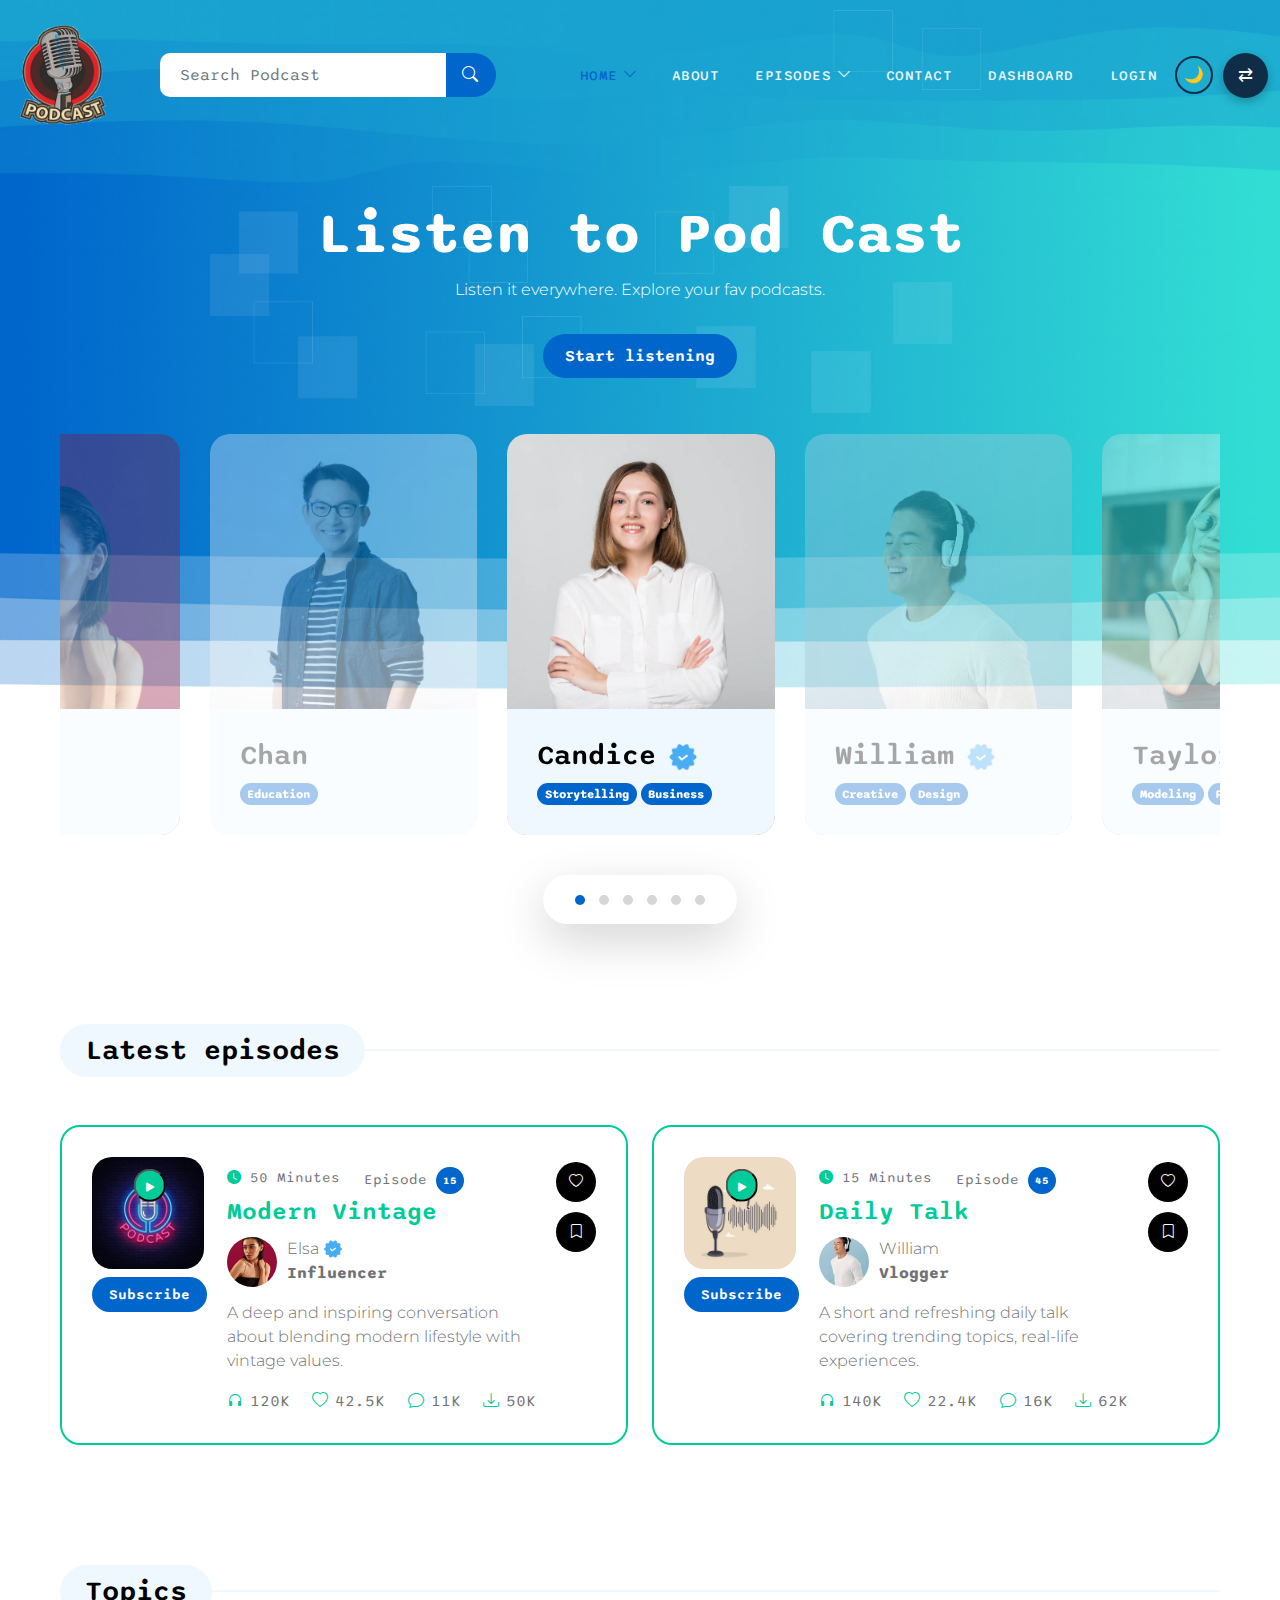
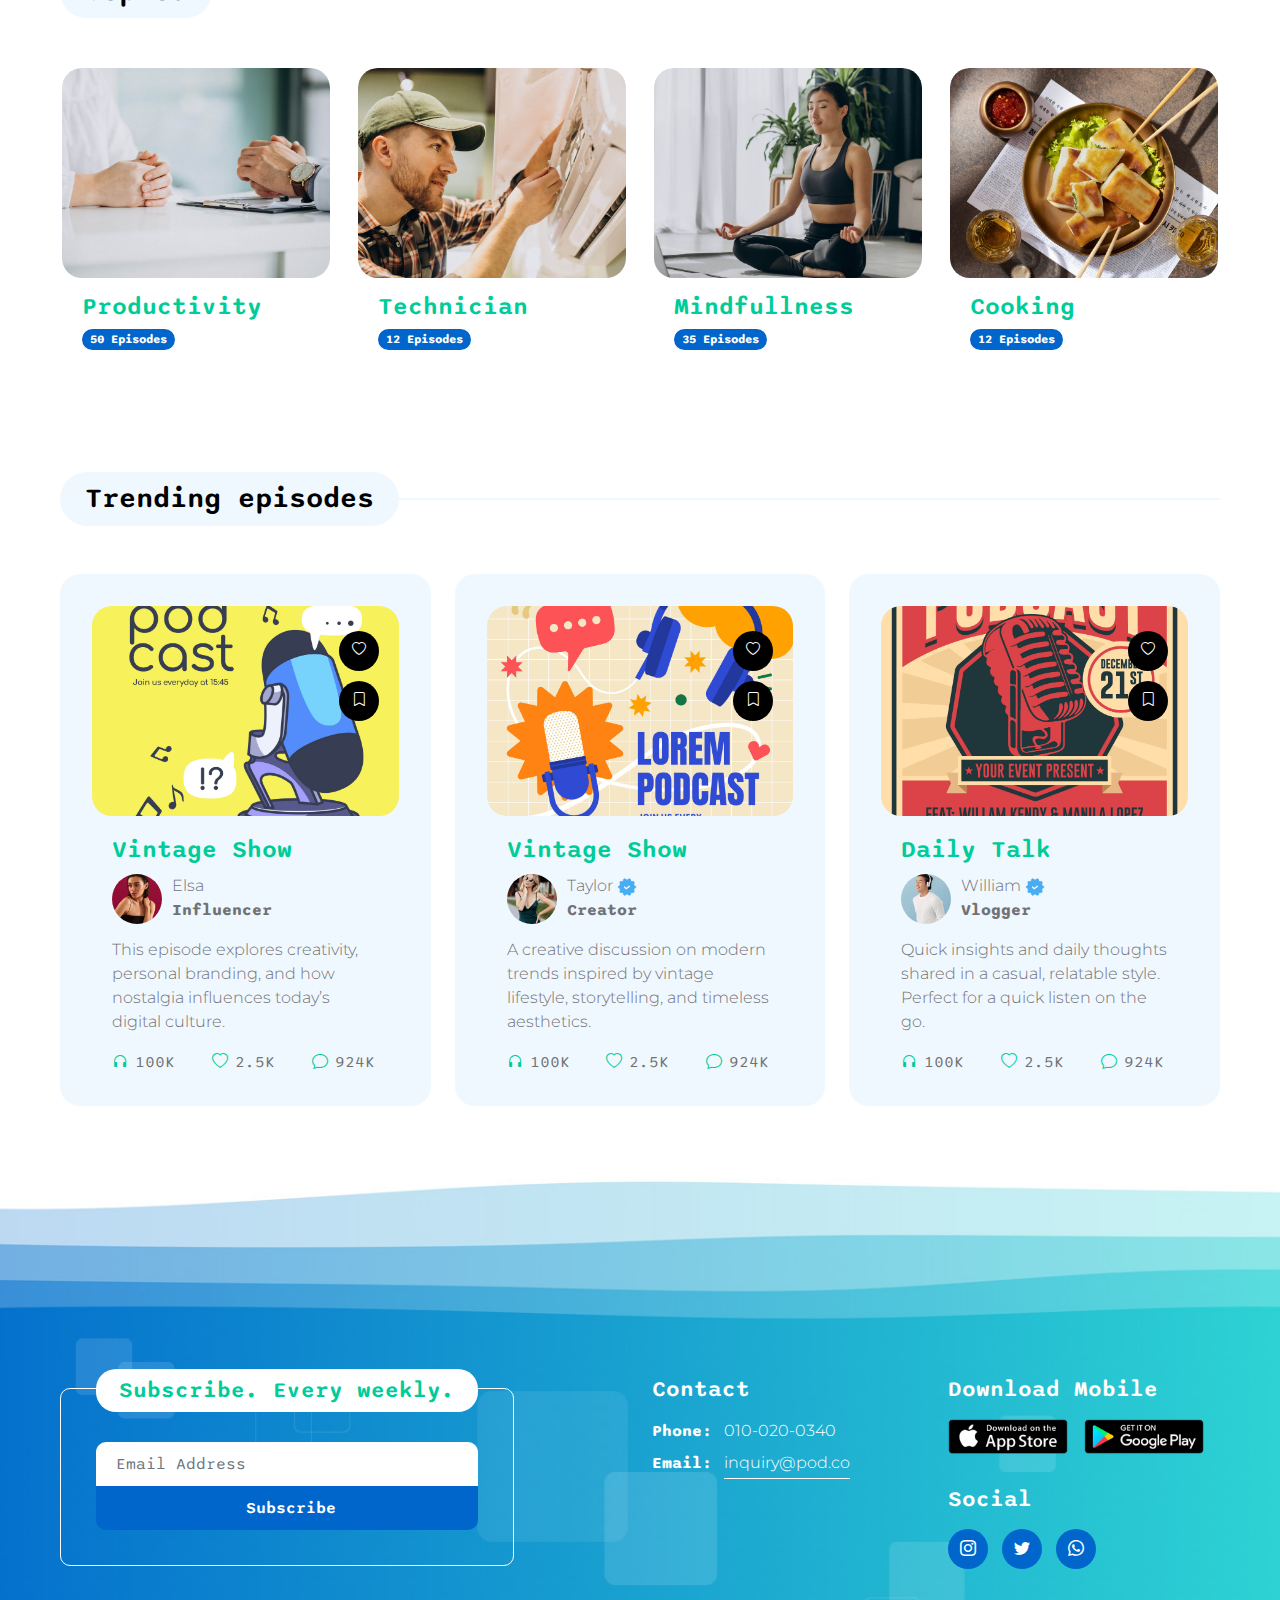
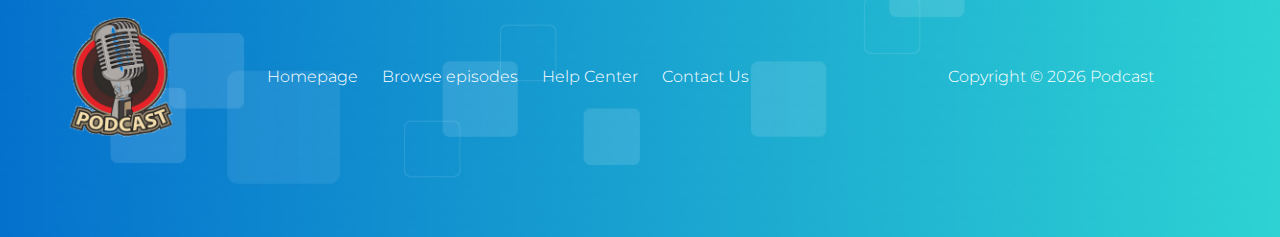
<file: index.html>
<!doctype html>
<html lang="en">

<head>
    <meta charset="utf-8">
    <meta name="viewport" content="width=device-width, initial-scale=1">

    <meta name="description" content="">
    <meta name="author" content="">

    <title>Podcast</title>

    <!-- CSS FILES -->
    <link rel="preconnect" href="https://fonts.googleapis.com">

    <link rel="preconnect" href="https://fonts.gstatic.com" crossorigin>

    <link
        href="https://fonts.googleapis.com/css2?family=Montserrat:wght@300;400&family=Sono:wght@200;300;400;500;700&display=swap"
        rel="stylesheet">

    <link rel="stylesheet" href="css/bootstrap.min.css">

    <link rel="stylesheet" href="css/bootstrap-icons.css">

    <link rel="stylesheet" href="css/owl.carousel.min.css">

    <link rel="stylesheet" href="css/owl.theme.default.min.css">

    <link href="css/templatemo-pod-talk.css" rel="stylesheet">

    <!--

TemplateMo 584 Pod Talk

https://templatemo.com/tm-584-pod-talk

-->
</head>

<body>

    <main>

        <nav class="navbar navbar-expand-lg">
            <div class="container-fluid">
                <a class="navbar-brand me-lg-5 me-0" href="index.html">
                    <img src="images/podcast-logo.png" class="logo-image img-fluid" alt="templatemo pod talk">
                </a>

                <form action="#" method="get" class="custom-form search-form flex-fill me-3" role="search">
                    <div class="input-group input-group-lg">
                        <input name="search" type="search" class="form-control" id="search" placeholder="Search Podcast"
                            aria-label="Search">

                        <button type="submit" class="form-control" id="submit">
                            <i class="bi-search"></i>
                        </button>
                    </div>
                </form>

                <button class="navbar-toggler" type="button" data-bs-toggle="collapse" data-bs-target="#navbarNav"
                    aria-controls="navbarNav" aria-expanded="false" aria-label="Toggle navigation">
                    <span class="navbar-toggler-icon"></span>
                </button>

                <div class="collapse navbar-collapse" id="navbarNav">
                    <ul class="navbar-nav ms-lg-auto">
                        <li class="nav-item dropdown">
                            <a class="nav-link dropdown-toggle active" href="#" id="navbarLightDropdownMenuLink" role="button"
                                data-bs-toggle="dropdown" aria-expanded="false">Home</a>

                            <ul class="dropdown-menu dropdown-menu-light" aria-labelledby="navbarLightDropdownMenuLink">
                                <li><a class="dropdown-item active" href="index.html">Home1</a></li>

                                <li><a class="dropdown-item" href="home2.html">Home2</a></li>
                            </ul>
                        </li>


                        <li class="nav-item">
                            <a class="nav-link" href="about.html">About</a>
                        </li>

                        <li class="nav-item dropdown">
                            <a class="nav-link dropdown-toggle" href="#" id="navbarLightDropdownMenuLink" role="button"
                                data-bs-toggle="dropdown" aria-expanded="false">Episodes</a>

                            <ul class="dropdown-menu dropdown-menu-light" aria-labelledby="navbarLightDropdownMenuLink">
                                <li><a class="dropdown-item" href="listing-page.html">Episodes Listing</a></li>

                                <li><a class="dropdown-item" href="detail-page.html">Episodes Details</a></li>
                            </ul>
                        </li>

                        <li class="nav-item">
                            <a class="nav-link" href="contact.html">Contact</a>
                        </li>
                        <li class="nav-item">
                            <a class="nav-link" href="admin-dashboard.html">Dashboard</a>
                        </li>
                        <li class="nav-item">
                            <a class="nav-link" href="login.html">Login</a>
                        </li>
                    </ul>
                    <button id="theme-toggle" class="theme-btn" aria-label="Toggle theme">
                      🌙
                    </button>
                    <button id="rtl-toggle" class="rtl-btn" aria-label="Toggle RTL">
                      ⇄
                    </button>
                    
                </div>
            </div>
        </nav>


        <section class="hero-section">
            <div class="container">
                <div class="row">

                    <div class="col-lg-12 col-12">
                        <div class="text-center mb-5 pb-2">
                            <h1 class="text-white">Listen to Pod Cast</h1>

                            <p class="text-white">Listen it everywhere. Explore your fav podcasts.</p>

                            <a href="listing-page.html" class="btn custom-btn smoothscroll mt-3">Start listening</a>
                        </div>

                        <div class="owl-carousel owl-theme">
                            <div class="owl-carousel-info-wrap item">
                                <img src="images/profile/smiling-business-woman-with-folded-hands-against-white-wall-toothy-smile-crossed-arms.jpg"
                                    class="owl-carousel-image img-fluid" alt="">

                                <div class="owl-carousel-info">
                                    <h4 class="mb-2">
                                        Candice
                                        <img src="images/verified.png" class="owl-carousel-verified-image img-fluid"
                                            alt="">
                                    </h4>

                                    <span class="badge">Storytelling</span>

                                    <span class="badge">Business</span>
                                </div>

                                <div class="social-share">
                                    <ul class="social-icon">
                                        <li class="social-icon-item">
                                            <a href="#" class="social-icon-link bi-twitter"></a>
                                        </li>

                                        <li class="social-icon-item">
                                            <a href="#" class="social-icon-link bi-facebook"></a>
                                        </li>
                                    </ul>
                                </div>
                            </div>

                            <div class="owl-carousel-info-wrap item">
                                <img src="images/profile/handsome-asian-man-listening-music-through-headphones.jpg"
                                    class="owl-carousel-image img-fluid" alt="">

                                <div class="owl-carousel-info">
                                    <h4 class="mb-2">
                                        William
                                        <img src="images/verified.png" class="owl-carousel-verified-image img-fluid"
                                            alt="">
                                    </h4>

                                    <span class="badge">Creative</span>

                                    <span class="badge">Design</span>
                                </div>

                                <div class="social-share">
                                    <ul class="social-icon">
                                        <li class="social-icon-item">
                                            <a href="#" class="social-icon-link bi-twitter"></a>
                                        </li>

                                        <li class="social-icon-item">
                                            <a href="#" class="social-icon-link bi-facebook"></a>
                                        </li>

                                        <li class="social-icon-item">
                                            <a href="#" class="social-icon-link bi-pinterest"></a>
                                        </li>
                                    </ul>
                                </div>
                            </div>

                            <div class="owl-carousel-info-wrap item">
                                <img src="images/profile/cute-smiling-woman-outdoor-portrait.jpg"
                                    class="owl-carousel-image img-fluid" alt="">

                                <div class="owl-carousel-info">
                                    <h4 class="mb-2">Taylor</h4>

                                    <span class="badge">Modeling</span>

                                    <span class="badge">Fashion</span>
                                </div>

                                <div class="social-share">
                                    <ul class="social-icon">
                                        <li class="social-icon-item">
                                            <a href="#" class="social-icon-link bi-twitter"></a>
                                        </li>

                                        <li class="social-icon-item">
                                            <a href="#" class="social-icon-link bi-facebook"></a>
                                        </li>

                                        <li class="social-icon-item">
                                            <a href="#" class="social-icon-link bi-pinterest"></a>
                                        </li>
                                    </ul>
                                </div>
                            </div>

                            <div class="owl-carousel-info-wrap item">
                                <img src="images/profile/man-portrait.jpg" class="owl-carousel-image img-fluid" alt="">

                                <div class="owl-carousel-info">
                                    <h4 class="mb-2">Nick</h4>

                                    <span class="badge">Acting</span>
                                </div>

                                <div class="social-share">
                                    <ul class="social-icon">
                                        <li class="social-icon-item">
                                            <a href="#" class="social-icon-link bi-instagram"></a>
                                        </li>

                                        <li class="social-icon-item">
                                            <a href="#" class="social-icon-link bi-youtube"></a>
                                        </li>
                                    </ul>
                                </div>
                            </div>

                            <div class="owl-carousel-info-wrap item">
                                <img src="images/profile/woman-posing-black-dress-medium-shot.jpg"
                                    class="owl-carousel-image img-fluid" alt="">

                                <div class="owl-carousel-info">
                                    <h4 class="mb-2">
                                        Elsa
                                        <img src="images/verified.png" class="owl-carousel-verified-image img-fluid"
                                            alt="">
                                    </h4>

                                    <span class="badge">Influencer</span>
                                </div>

                                <div class="social-share">
                                    <ul class="social-icon">
                                        <li class="social-icon-item">
                                            <a href="#" class="social-icon-link bi-instagram"></a>
                                        </li>

                                        <li class="social-icon-item">
                                            <a href="#" class="social-icon-link bi-youtube"></a>
                                        </li>
                                    </ul>
                                </div>
                            </div>

                            <div class="owl-carousel-info-wrap item">
                                <img src="images/profile/smart-attractive-asian-glasses-male-standing-smile-with-freshness-joyful-casual-blue-shirt-portrait-white-background.jpg"
                                    class="owl-carousel-image img-fluid" alt="">

                                <div class="owl-carousel-info">
                                    <h4 class="mb-2">Chan</h4>

                                    <span class="badge">Education</span>
                                </div>

                                <div class="social-share">
                                    <ul class="social-icon">
                                        <li class="social-icon-item">
                                            <a href="#" class="social-icon-link bi-linkedin"></a>
                                        </li>

                                        <li class="social-icon-item">
                                            <a href="#" class="social-icon-link bi-whatsapp"></a>
                                        </li>
                                    </ul>
                                </div>
                            </div>
                        </div>
                    </div>

                </div>
            </div>
        </section>


        <section class="latest-podcast-section section-padding pb-0" id="section_2">
            <div class="container">
                <div class="row justify-content-center">

                    <div class="col-lg-12 col-12">
                        <div class="section-title-wrap mb-5">
                            <h4 class="section-title">Latest episodes</h4>
                        </div>
                    </div>

                    <div class="col-lg-6 col-12 mb-4 mb-lg-0">
                        <div class="custom-block d-flex">
                            <div class="">
                                <div class="custom-block-image-wrap position-relative">
    <img src="images/podcast/podcast-4.png"
         class="custom-block-image img-fluid" alt="">

    <!-- Play button -->
    <button type="button"
            class="custom-block-icon"
            onclick="playAudio('audio-episode-15', this)">
        <i class="bi-play-fill"></i>
    </button>

    <!-- Audio element -->
    <audio id="audio-episode-15" preload="none">
        <source src="audio/episode-15.mp3" type="audio/mpeg">
        Your browser does not support audio.
    </audio>
</div>

                                <div class="mt-2">
                                    <a href="#" class="btn custom-btn">
                                        Subscribe
                                    </a>
                                </div>
                            </div>

                            <div class="custom-block-info">
                                <div class="custom-block-top d-flex mb-1">
                                    <small class="me-4">
                                        <i class="bi-clock-fill custom-icon"></i>
                                        50 Minutes
                                    </small>

                                    <small>Episode <span class="badge">15</span></small>
                                </div>

                                <h5 class="mb-2">
                                    <a href="detail-page.html">
                                        Modern Vintage
                                    </a>
                                </h5>

                                <div class="profile-block d-flex">
                                    <img src="images/profile/woman-posing-black-dress-medium-shot.jpg"
                                        class="profile-block-image img-fluid" alt="">

                                    <p>
                                        Elsa
                                        <img src="images/verified.png" class="verified-image img-fluid" alt="">
                                        <strong>Influencer</strong>
                                    </p>
                                </div>

                                <p class="mb-0">A deep and inspiring conversation about blending modern lifestyle with vintage values.</p>

                                <div class="custom-block-bottom d-flex justify-content-between mt-3">
                                    <a href="#" class="bi-headphones me-1">
                                        <span>120k</span>
                                    </a>

                                    <a href="#" class="bi-heart me-1">
                                        <span>42.5k</span>
                                    </a>

                                    <a href="#" class="bi-chat me-1">
                                        <span>11k</span>
                                    </a>

                                    <a href="#" class="bi-download">
                                        <span>50k</span>
                                    </a>
                                </div>
                            </div>

                            <div class="d-flex flex-column ms-auto">
                                <a href="#" class="badge ms-auto">
                                    <i class="bi-heart"></i>
                                </a>

                                <a href="#" class="badge ms-auto">
                                    <i class="bi-bookmark"></i>
                                </a>
                            </div>
                        </div>
                    </div>

                    <div class="col-lg-6 col-12">
                        <div class="custom-block d-flex">
                            <div class="">
                               <div class="custom-block-image-wrap position-relative">
    <img src="images/podcast/podcast-3.png"
         class="custom-block-image img-fluid" alt="">

    <!-- Play button -->
    <button type="button"
            class="custom-block-icon"
            onclick="playAudio('audio-episode-15', this)">
        <i class="bi-play-fill"></i>
    </button>

    <!-- Audio element -->
    <audio id="audio-episode-15" preload="none">
        <source src="audio/episode-15.mp3" type="audio/mpeg">
        Your browser does not support audio.
    </audio>
</div>

                                <div class="mt-2">
                                    <a href="#" class="btn custom-btn">
                                        Subscribe
                                    </a>
                                </div>
                            </div>

                            <div class="custom-block-info">
                                <div class="custom-block-top d-flex mb-1">
                                    <small class="me-4">
                                        <i class="bi-clock-fill custom-icon"></i>
                                        15 Minutes
                                    </small>

                                    <small>Episode <span class="badge">45</span></small>
                                </div>

                                <h5 class="mb-2">
                                    <a href="detail-page.html">
                                        Daily Talk
                                    </a>
                                </h5>

                                <div class="profile-block d-flex">
                                    <img src="images/profile/handsome-asian-man-listening-music-through-headphones.jpg"
                                        class="profile-block-image img-fluid" alt="">

                                    <p>William
                                        <strong>Vlogger</strong>
                                    </p>
                                </div>

                                <p class="mb-0">A short and refreshing daily talk covering trending topics, real-life experiences.</p>

                                <div class="custom-block-bottom d-flex justify-content-between mt-3">
                                    <a href="#" class="bi-headphones me-1">
                                        <span>140k</span>
                                    </a>

                                    <a href="#" class="bi-heart me-1">
                                        <span>22.4k</span>
                                    </a>

                                    <a href="#" class="bi-chat me-1">
                                        <span>16k</span>
                                    </a>

                                    <a href="#" class="bi-download">
                                        <span>62k</span>
                                    </a>
                                </div>
                            </div>

                            <div class="d-flex flex-column ms-auto">
                                <a href="#" class="badge ms-auto">
                                    <i class="bi-heart"></i>
                                </a>

                                <a href="#" class="badge ms-auto">
                                    <i class="bi-bookmark"></i>
                                </a>
                            </div>
                        </div>
                    </div>

                </div>
            </div>
        </section>


        <section class="topics-section section-padding pb-0" id="section_3">
            <div class="container">
                <div class="row">

                    <div class="col-lg-12 col-12">
                        <div class="section-title-wrap mb-5">
                            <h4 class="section-title">Topics</h4>
                        </div>
                    </div>

                    <div class="col-lg-3 col-md-6 col-12 mb-4 mb-lg-0">
                        <div class="custom-block custom-block-overlay">
                            <a href="detail-page.html" class="custom-block-image-wrap">
                                <img src="images/topics/physician-consulting-his-patient-clinic.jpg"
                                    class="custom-block-image img-fluid" alt="">
                            </a>

                            <div class="custom-block-info custom-block-overlay-info">
                                <h5 class="mb-1">
                                    <a href="listing-page.html">
                                        Productivity
                                    </a>
                                </h5>

                                <p class="badge mb-0">50 Episodes</p>
                            </div>
                        </div>
                    </div>

                    <div class="col-lg-3 col-md-6 col-12 mb-4 mb-lg-0">
                        <div class="custom-block custom-block-overlay">
                            <a href="detail-page.html" class="custom-block-image-wrap">
                                <img src="images/topics/repairman-doing-air-conditioner-service.jpg"
                                    class="custom-block-image img-fluid" alt="">
                            </a>

                            <div class="custom-block-info custom-block-overlay-info">
                                <h5 class="mb-1">
                                    <a href="listing-page.html">
                                        Technician
                                    </a>
                                </h5>

                                <p class="badge mb-0">12 Episodes</p>
                            </div>
                        </div>
                    </div>

                    <div class="col-lg-3 col-md-6 col-12 mb-4 mb-lg-0">
                        <div class="custom-block custom-block-overlay">
                            <a href="detail-page.html" class="custom-block-image-wrap">
                                <img src="images/topics/woman-practicing-yoga-mat-home.jpg"
                                    class="custom-block-image img-fluid" alt="">
                            </a>

                            <div class="custom-block-info custom-block-overlay-info">
                                <h5 class="mb-1">
                                    <a href="listing-page.html">
                                        Mindfullness
                                    </a>
                                </h5>

                                <p class="badge mb-0">35 Episodes</p>
                            </div>
                        </div>
                    </div>

                    <div class="col-lg-3 col-md-6 col-12 mb-4 mb-lg-0">
                        <div class="custom-block custom-block-overlay">
                            <a href="detail-page.html" class="custom-block-image-wrap">
                                <img src="images/topics/delicious-meal-with-sambal-arrangement.jpg"
                                    class="custom-block-image img-fluid" alt="">
                            </a>

                            <div class="custom-block-info custom-block-overlay-info">
                                <h5 class="mb-1">
                                    <a href="listing-page.html">
                                        Cooking
                                    </a>
                                </h5>

                                <p class="badge mb-0">12 Episodes</p>
                            </div>
                        </div>
                    </div>

                </div>
            </div>
        </section>


        <section class="trending-podcast-section section-padding">
            <div class="container">
                <div class="row">

                    <div class="col-lg-12 col-12">
                        <div class="section-title-wrap mb-5">
                            <h4 class="section-title">Trending episodes</h4>
                        </div>
                    </div>

                    <div class="col-lg-4 col-12 mb-4 mb-lg-0">
                        <div class="custom-block custom-block-full">
                            <div class="custom-block-image-wrap">
                                <a href="detail-page.html">
                                    <img src="images/podcast/27376480_7326766.jpg" class="custom-block-image img-fluid"
                                        alt="">
                                </a>
                            </div>

                            <div class="custom-block-info">
                                <h5 class="mb-2">
                                    <a href="detail-page.html">
                                        Vintage Show
                                    </a>
                                </h5>

                                <div class="profile-block d-flex">
                                    <img src="images/profile/woman-posing-black-dress-medium-shot.jpg"
                                        class="profile-block-image img-fluid" alt="">

                                    <p>Elsa
                                        <strong>Influencer</strong>
                                    </p>
                                </div>

                                <p class="mb-0">This episode explores creativity, personal branding, and how nostalgia influences today’s digital culture.</p>

                                <div class="custom-block-bottom d-flex justify-content-between mt-3">
                                    <a href="#" class="bi-headphones me-1">
                                        <span>100k</span>
                                    </a>

                                    <a href="#" class="bi-heart me-1">
                                        <span>2.5k</span>
                                    </a>

                                    <a href="#" class="bi-chat me-1">
                                        <span>924k</span>
                                    </a>
                                </div>
                            </div>

                            <div class="social-share d-flex flex-column ms-auto">
                                <a href="#" class="badge ms-auto">
                                    <i class="bi-heart"></i>
                                </a>

                                <a href="#" class="badge ms-auto">
                                    <i class="bi-bookmark"></i>
                                </a>
                            </div>
                        </div>
                    </div>

                    <div class="col-lg-4 col-12 mb-4 mb-lg-0">
                        <div class="custom-block custom-block-full">
                            <div class="custom-block-image-wrap">
                                <a href="detail-page.html">
                                    <img src="images/podcast/27670664_7369753.jpg" class="custom-block-image img-fluid"
                                        alt="">
                                </a>
                            </div>

                            <div class="custom-block-info">
                                <h5 class="mb-2">
                                    <a href="detail-page.html">
                                        Vintage Show
                                    </a>
                                </h5>

                                <div class="profile-block d-flex">
                                    <img src="images/profile/cute-smiling-woman-outdoor-portrait.jpg"
                                        class="profile-block-image img-fluid" alt="">

                                    <p>
                                        Taylor
                                        <img src="images/verified.png" class="verified-image img-fluid" alt="">
                                        <strong>Creator</strong>
                                    </p>
                                </div>

                                <p class="mb-0">A creative discussion on modern trends inspired by vintage lifestyle, storytelling, and timeless aesthetics.</p>

                                <div class="custom-block-bottom d-flex justify-content-between mt-3">
                                    <a href="#" class="bi-headphones me-1">
                                        <span>100k</span>
                                    </a>

                                    <a href="#" class="bi-heart me-1">
                                        <span>2.5k</span>
                                    </a>

                                    <a href="#" class="bi-chat me-1">
                                        <span>924k</span>
                                    </a>
                                </div>
                            </div>

                            <div class="social-share d-flex flex-column ms-auto">
                                <a href="#" class="badge ms-auto">
                                    <i class="bi-heart"></i>
                                </a>

                                <a href="#" class="badge ms-auto">
                                    <i class="bi-bookmark"></i>
                                </a>
                            </div>
                        </div>
                    </div>

                    <div class="col-lg-4 col-12">
                        <div class="custom-block custom-block-full">
                            <div class="custom-block-image-wrap">
                                <a href="detail-page.html">
                                    <img src="images/podcast/12577967_02.jpg" class="custom-block-image img-fluid"
                                        alt="">
                                </a>
                            </div>

                            <div class="custom-block-info">
                                <h5 class="mb-2">
                                    <a href="detail-page.html">
                                        Daily Talk
                                    </a>
                                </h5>

                                <div class="profile-block d-flex">
                                    <img src="images/profile/handsome-asian-man-listening-music-through-headphones.jpg"
                                        class="profile-block-image img-fluid" alt="">

                                    <p>
                                        William
                                        <img src="images/verified.png" class="verified-image img-fluid" alt="">
                                        <strong>Vlogger</strong>
                                    </p>
                                </div>

                                <p class="mb-0">Quick insights and daily thoughts shared in a casual, relatable style. Perfect for a quick listen on the go.</p>

                                <div class="custom-block-bottom d-flex justify-content-between mt-3">
                                    <a href="#" class="bi-headphones me-1">
                                        <span>100k</span>
                                    </a>

                                    <a href="#" class="bi-heart me-1">
                                        <span>2.5k</span>
                                    </a>

                                    <a href="#" class="bi-chat me-1">
                                        <span>924k</span>
                                    </a>
                                </div>
                            </div>

                            <div class="social-share d-flex flex-column ms-auto">
                                <a href="#" class="badge ms-auto">
                                    <i class="bi-heart"></i>
                                </a>

                                <a href="#" class="badge ms-auto">
                                    <i class="bi-bookmark"></i>
                                </a>
                            </div>
                        </div>
                    </div>

                </div>
            </div>
        </section>
    </main>


    <footer class="site-footer">
        <div class="container">
            <div class="row">

                <div class="col-lg-6 col-12 mb-5 mb-lg-0">
                    <div class="subscribe-form-wrap">
                        <h6>Subscribe. Every weekly.</h6>

                        <form class="custom-form subscribe-form" action="#" method="get" role="form">
                            <input type="email" name="subscribe-email" id="subscribe-email" pattern="[^ @]*@[^ @]*"
                                class="form-control" placeholder="Email Address" required="">

                            <div class="col-lg-12 col-12">
                                <button type="submit" class="form-control" id="submit">Subscribe</button>
                            </div>
                        </form>
                    </div>
                </div>

                <div class="col-lg-3 col-md-6 col-12 mb-4 mb-md-0 mb-lg-0">
                    <h6 class="site-footer-title mb-3">Contact</h6>

                    <p class="mb-2"><strong class="d-inline me-2">Phone:</strong> 010-020-0340</p>

                    <p>
                        <strong class="d-inline me-2">Email:</strong>
                        <a href="#">inquiry@pod.co</a>
                    </p>
                </div>

                <div class="col-lg-3 col-md-6 col-12">
                    <h6 class="site-footer-title mb-3">Download Mobile</h6>

                    <div class="site-footer-thumb mb-4 pb-2">
                        <div class="d-flex flex-wrap">
                            <a href="#">
                                <img src="images/app-store.png" class="me-3 mb-2 mb-lg-0 img-fluid" alt="">
                            </a>

                            <a href="#">
                                <img src="images/play-store.png" class="img-fluid" alt="">
                            </a>
                        </div>
                    </div>

                    <h6 class="site-footer-title mb-3">Social</h6>

                    <ul class="social-icon">
                        <li class="social-icon-item">
                            <a href="#" class="social-icon-link bi-instagram"></a>
                        </li>

                        <li class="social-icon-item">
                            <a href="#" class="social-icon-link bi-twitter"></a>
                        </li>

                        <li class="social-icon-item">
                            <a href="#" class="social-icon-link bi-whatsapp"></a>
                        </li>
                    </ul>
                </div>

            </div>
        </div>

        <div class="container pt-5">
            <div class="row align-items-center">

                <div class="col-lg-2 col-md-3 col-12">
                    <a class="navbar-brand" href="index.html">
                        <img src="images/podcast-logo.png" class="logo-image img-fluid" alt="templatemo pod talk">
                    </a>
                </div>

                <div class="col-lg-7 col-md-9 col-12">
                    <ul class="site-footer-links">
                        <li class="site-footer-link-item">
                            <a href="#" class="site-footer-link">Homepage</a>
                        </li>

                        <li class="site-footer-link-item">
                            <a href="#" class="site-footer-link">Browse episodes</a>
                        </li>

                        <li class="site-footer-link-item">
                            <a href="#" class="site-footer-link">Help Center</a>
                        </li>

                        <li class="site-footer-link-item">
                            <a href="#" class="site-footer-link">Contact Us</a>
                        </li>
                    </ul>
                </div>

                <div class="col-lg-3 col-12">
                    <p class="copyright-text mb-0">Copyright © 2026 Podcast
                    </p>
                </div>
            </div>
        </div>
    </footer>


    <!-- JAVASCRIPT FILES -->
    <script src="js/jquery.min.js"></script>
    <script src="https://cdn.jsdelivr.net/npm/bootstrap@5.2.2/dist/js/bootstrap.bundle.min.js"></script>
    <script src="js/bootstrap.bundle.min.js"></script>
    <script src="js/owl.carousel.min.js"></script>
    <script src="js/custom.js"></script>
    <script>
function playAudio(audioId, btn) {
    const audio = document.getElementById(audioId);
    const icon = btn.querySelector('i');

    if (audio.paused) {
        // stop other audios
        document.querySelectorAll('audio').forEach(a => {
            a.pause();
            a.currentTime = 0;
        });

        audio.play();
        icon.classList.remove('bi-play-fill');
        icon.classList.add('bi-pause-fill');
    } else {
        audio.pause();
        icon.classList.remove('bi-pause-fill');
        icon.classList.add('bi-play-fill');
    }
}
</script>
    <script>
document.addEventListener("DOMContentLoaded", function () {

  // Mobile dropdown click toggle
  document.querySelectorAll('.navbar .dropdown-toggle')
    .forEach(function (toggle) {

      toggle.addEventListener('click', function (e) {

        if (window.innerWidth < 992) {
          e.preventDefault();

          const menu = this.nextElementSibling;

          // close other dropdowns
          document.querySelectorAll('.navbar .dropdown-menu.show')
            .forEach(function (openMenu) {
              if (openMenu !== menu) {
                openMenu.classList.remove('show');
              }
            });

          menu.classList.toggle('show');
        }
      });

    });

  // When navbar closes → close all dropdowns automatically
  const navbar = document.getElementById('navbarNav');
  navbar.addEventListener('hidden.bs.collapse', function () {
    document.querySelectorAll('.navbar .dropdown-menu.show')
      .forEach(menu => menu.classList.remove('show'));
  });

});
</script>


</body>

</html>
</file>
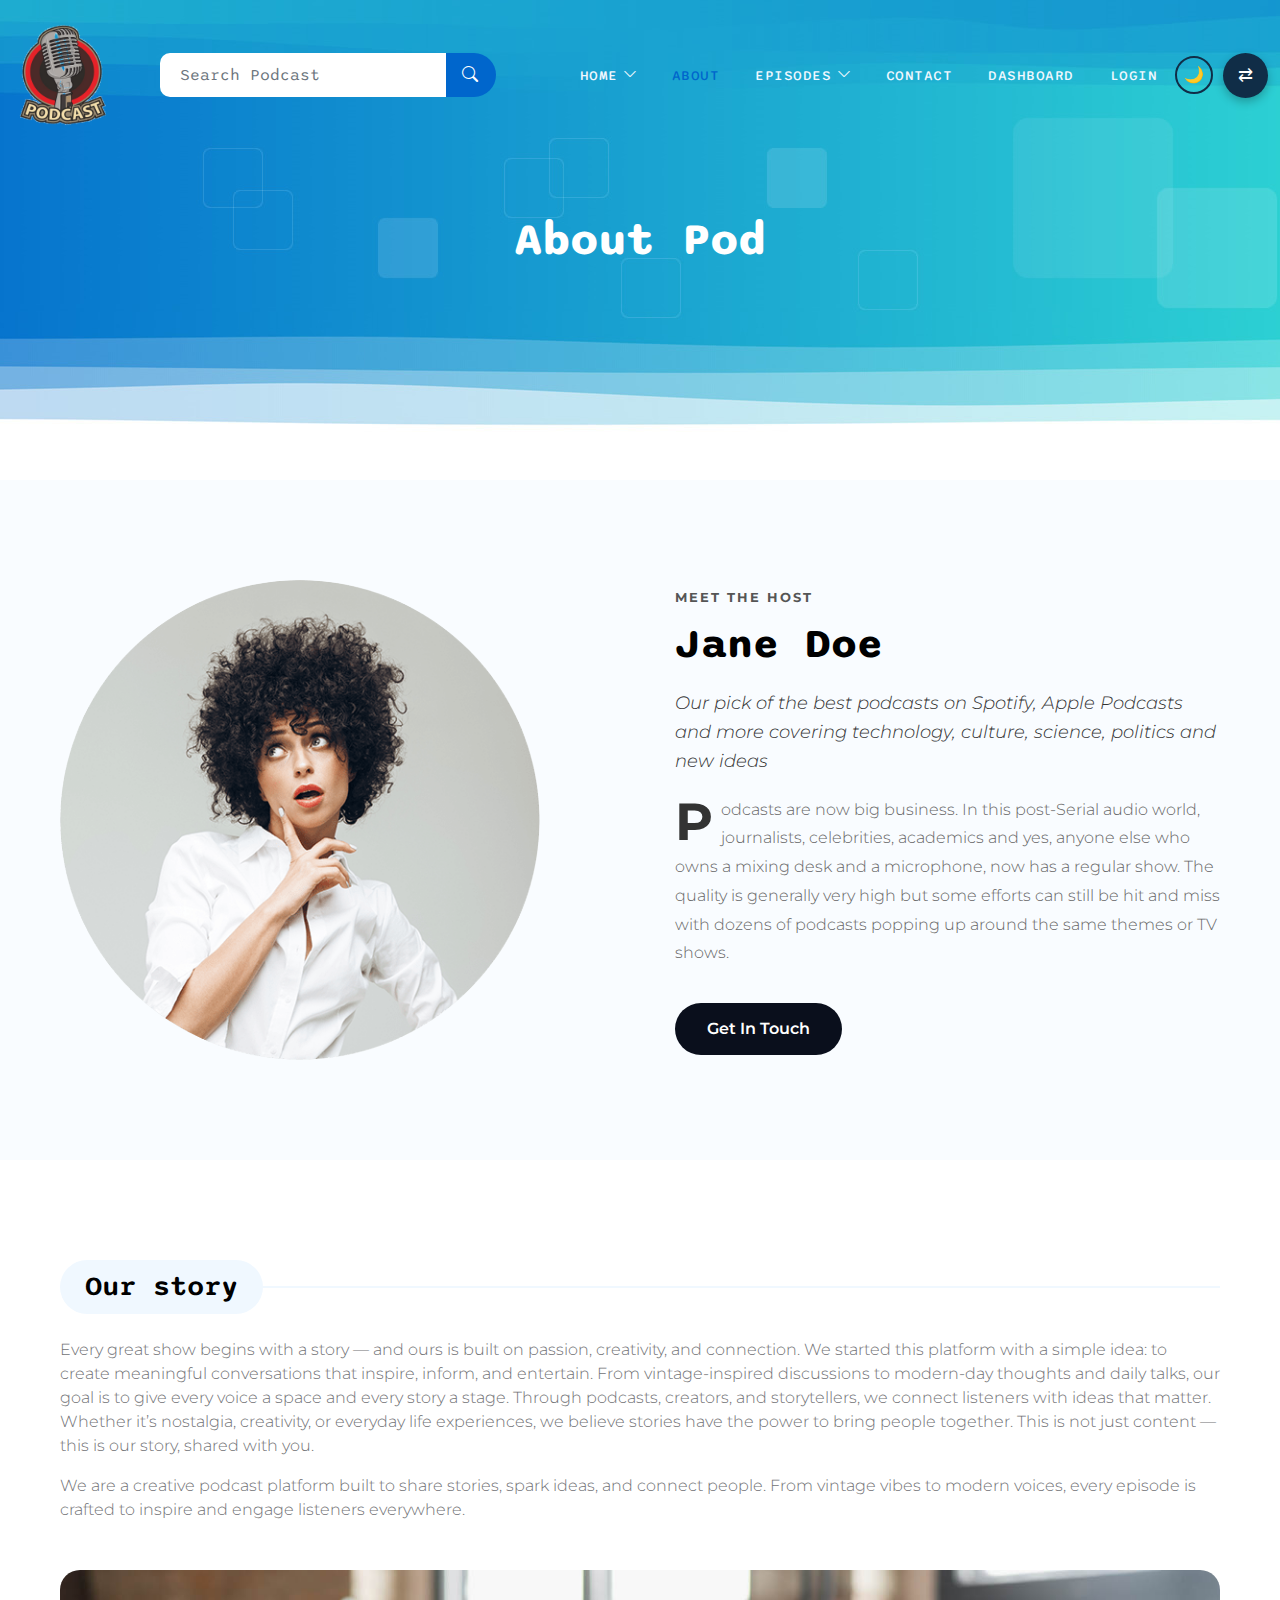
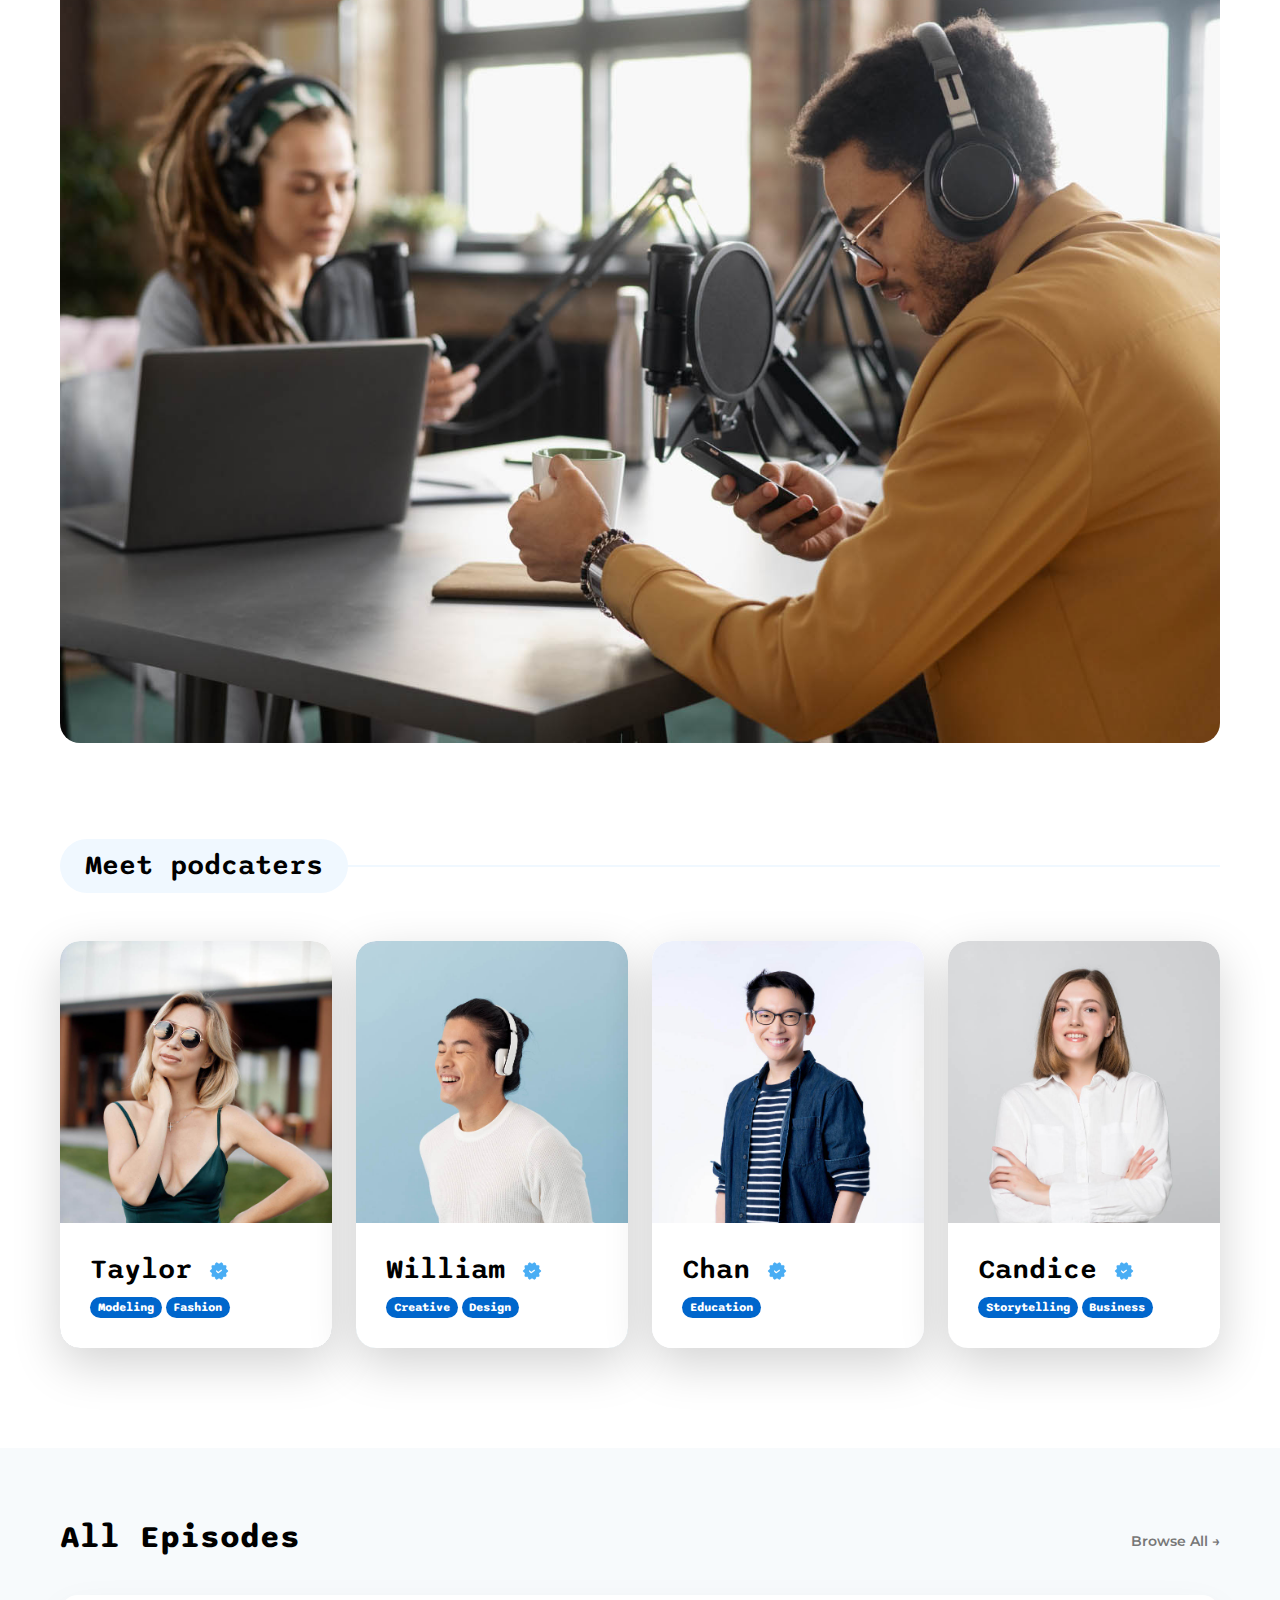
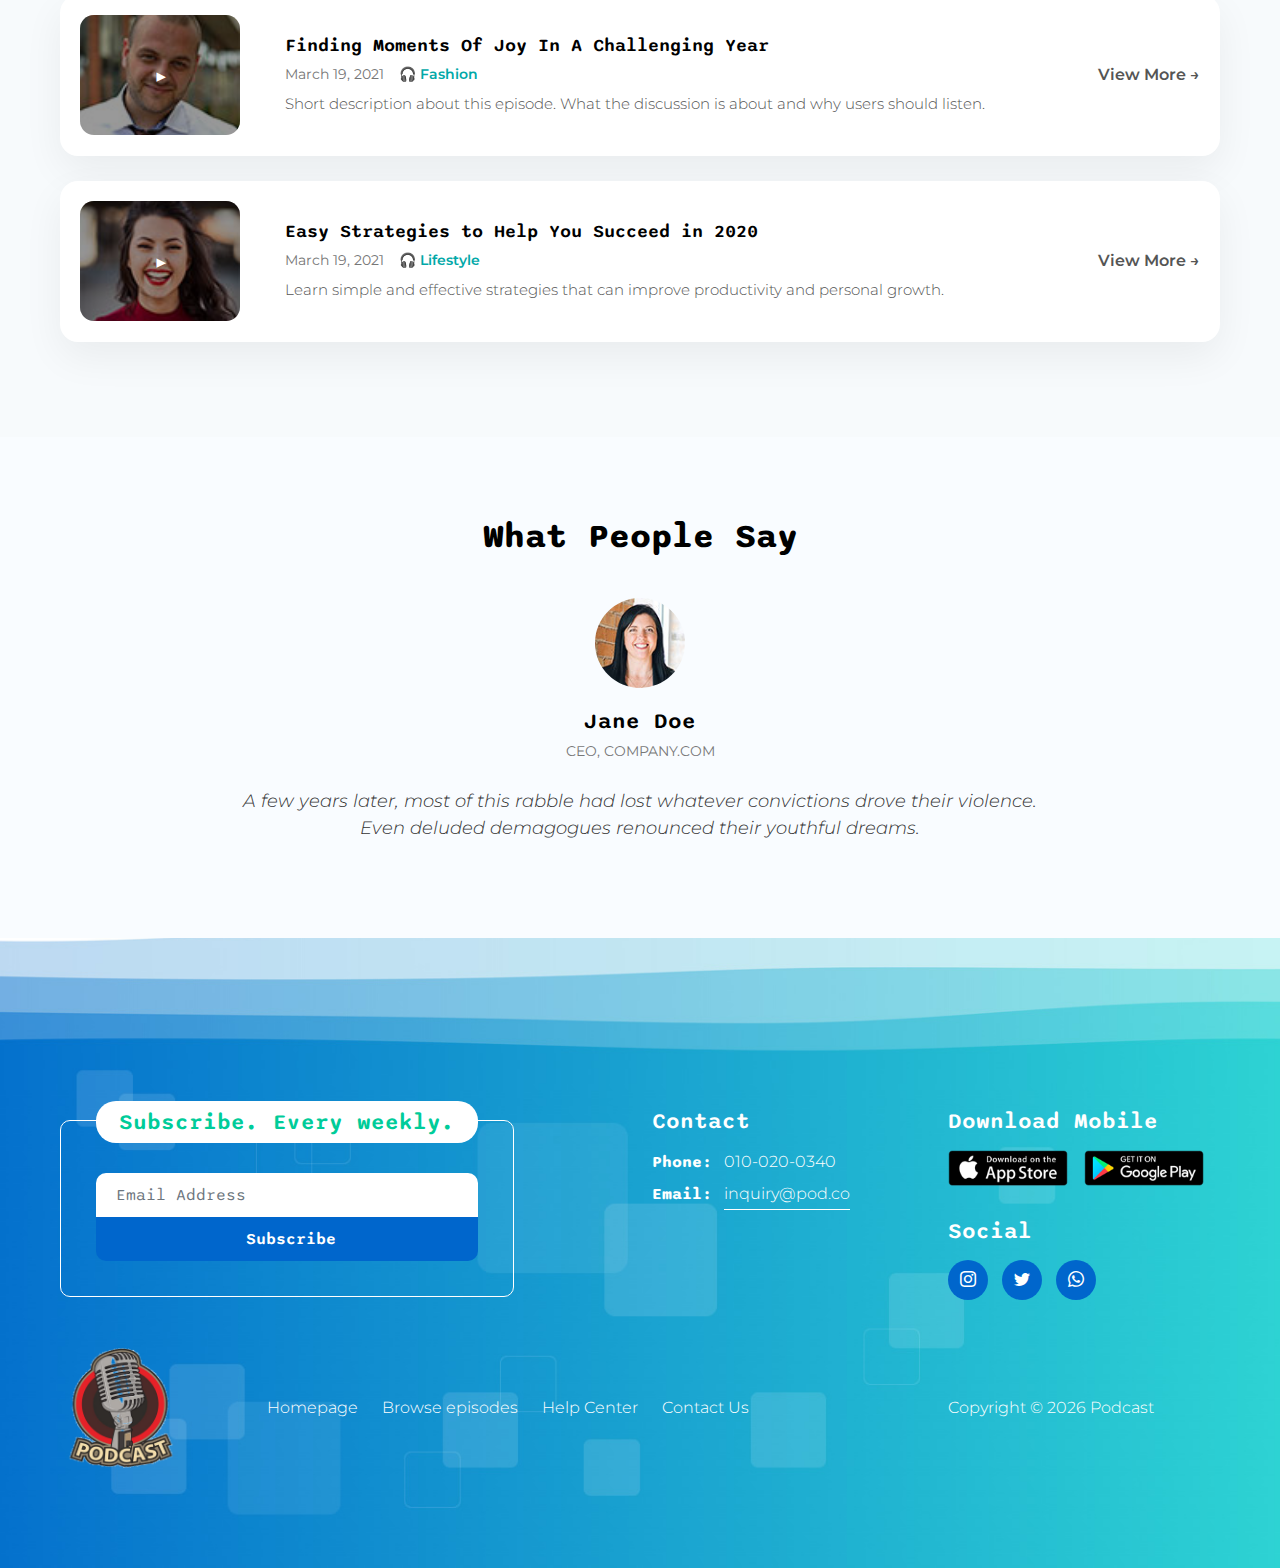
<file: about.html>
<!doctype html>
<html lang="en">

<head>
    <meta charset="utf-8">
    <meta name="viewport" content="width=device-width, initial-scale=1">

    <meta name="description" content="">
    <meta name="author" content="">

    <title>Podcast - About Page</title>

    <!-- CSS FILES -->
    <link href="images/favicon.ico" rel="icon">
    <link rel="preconnect" href="https://fonts.googleapis.com">

    <link rel="preconnect" href="https://fonts.gstatic.com" crossorigin>

    <link
        href="https://fonts.googleapis.com/css2?family=Montserrat:wght@300;400&family=Sono:wght@200;300;400;500;700&display=swap"
        rel="stylesheet">

    <link rel="stylesheet" href="css/bootstrap.min.css">

    <link rel="stylesheet" href="css/bootstrap-icons.css">

    <link rel="stylesheet" href="css/owl.carousel.min.css">

    <link rel="stylesheet" href="css/owl.theme.default.min.css">

    <link href="css/templatemo-pod-talk.css" rel="stylesheet">
    <!--

TemplateMo 584 Pod Talk

https://templatemo.com/tm-584-pod-talk

-->
</head>

<body>

    <main>

        <nav class="navbar navbar-expand-lg">
            <div class="container-fluid">
                <a class="navbar-brand me-lg-5 me-0" href="index.html">
                    <img src="images/podcast-logo.png" class="logo-image img-fluid" alt="templatemo pod talk">
                </a>

                <form action="#" method="get" class="custom-form search-form flex-fill me-3" role="search">
                    <div class="input-group input-group-lg">
                        <input name="search" type="search" class="form-control" id="search" placeholder="Search Podcast"
                            aria-label="Search">

                        <button type="submit" class="form-control" id="submit">
                            <i class="bi-search"></i>
                        </button>
                    </div>
                </form>

                <button class="navbar-toggler" type="button" data-bs-toggle="collapse" data-bs-target="#navbarNav"
                    aria-controls="navbarNav" aria-expanded="false" aria-label="Toggle navigation">
                    <span class="navbar-toggler-icon"></span>
                </button>

                <div class="collapse navbar-collapse" id="navbarNav">
                    <button class="btn btn-close btn-close-white d-lg-none ms-auto"></button>

                     <ul class="navbar-nav ms-lg-auto">
                        <li class="nav-item dropdown">
                            <a class="nav-link dropdown-toggle" href="#" id="navbarLightDropdownMenuLink" role="button"
                                data-bs-toggle="dropdown" aria-expanded="false">Home</a>

                            <ul class="dropdown-menu dropdown-menu-light" aria-labelledby="navbarLightDropdownMenuLink">
                                <li><a class="dropdown-item" href="index.html">Home1</a></li>

                                <li><a class="dropdown-item" href="home2.html">Home2</a></li>
                            </ul>
                        </li>


                        <li class="nav-item">
                            <a class="nav-link active" href="about.html">About</a>
                        </li>

                        <li class="nav-item dropdown">
                            <a class="nav-link dropdown-toggle" href="#" id="navbarLightDropdownMenuLink" role="button"
                                data-bs-toggle="dropdown" aria-expanded="false">Episodes</a>

                            <ul class="dropdown-menu dropdown-menu-light" aria-labelledby="navbarLightDropdownMenuLink">
                                <li><a class="dropdown-item" href="listing-page.html">Episodes Listing</a></li>

                                <li><a class="dropdown-item" href="detail-page.html">Episodes Details</a></li>
                            </ul>
                        </li>

                        <li class="nav-item">
                            <a class="nav-link" href="contact.html">Contact</a>
                        </li>
                        <li class="nav-item">
                            <a class="nav-link" href="admin-dashboard.html">Dashboard</a>
                        </li>
                        <li class="nav-item">
                            <a class="nav-link" href="login.html">Login</a>
                        </li>
                    </ul>
                    <button id="theme-toggle" class="theme-btn" aria-label="Toggle theme">
                      🌙
                    </button>
                    <button id="rtl-toggle" class="rtl-btn" aria-label="Toggle RTL">
                      ⇄
                    </button>
                    
                </div>
            </div>
        </nav>


        <header class="site-header d-flex flex-column justify-content-center align-items-center">
            <div class="container">
                <div class="row">

                    <div class="col-lg-12 col-12 text-center">

                        <h2 class="mb-0">About Pod</h2>
                    </div>

                </div>
            </div>
        </header>


<section class="about-host">
  <div class="container about-grid">

    <!-- Left Image -->
    <div class="host-image">
      <img src="images/about1.png" alt="Jane Doe">
    </div>

    <!-- Right Content -->
    <div class="host-content">
      <span class="small-title">MEET THE HOST</span>
      <h2>Jane Doe</h2>

      <p class="intro-text">
        Our pick of the best podcasts on Spotify, Apple Podcasts and more
        covering technology, culture, science, politics and new ideas
      </p>

      <p class="desc-text">
        <span class="dropcap">P</span>odcasts are now big business. In this post-Serial
        audio world, journalists, celebrities, academics and yes, anyone else
        who owns a mixing desk and a microphone, now has a regular show.
        The quality is generally very high but some efforts can still be hit
        and miss with dozens of podcasts popping up around the same themes
        or TV shows.
      </p>

      <div class="host-actions">
        <a href="#" class="btn-primary">Get In Touch</a>
      </div>
    </div>

  </div>
</section>

        <section class="about-section section-padding" id="section_2">
            <div class="container">
                <div class="row">

                    <div class="col-lg-12 col-12 mx-auto">
                        <div class="pb-5 mb-5">
                            <div class="section-title-wrap mb-4">
                                <h4 class="section-title">Our story</h4>
                            </div>

                            <p>Every great show begins with a story — and ours is built on passion, creativity, and connection.

                            We started this platform with a simple idea: to create meaningful conversations that inspire, inform, and entertain. From vintage-inspired discussions to modern-day thoughts and daily talks, our goal is to give every voice a space and every story a stage.

                            Through podcasts, creators, and storytellers, we connect listeners with ideas that matter. Whether it’s nostalgia, creativity, or everyday life experiences, we believe stories have the power to bring people together.

                            This is not just content —
                            this is our story, shared with you.</p>

                            <p>We are a creative podcast platform built to share stories, spark ideas, and connect people. From vintage vibes to modern voices, every episode is crafted to inspire and engage listeners everywhere.</p>

                            <img src="images/medium-shot-young-people-recording-podcast.jpg"
                                class="about-image mt-5 img-fluid" alt="">
                        </div>
                    </div>

                    <div class="col-lg-12 col-12">
                        <div class="section-title-wrap mb-5">
                            <h4 class="section-title">Meet podcaters</h4>
                        </div>
                    </div>

                    <div class="col-lg-3 col-md-6 col-12 mb-4 mb-lg-0">
                        <div class="team-thumb bg-white shadow-lg">
                            <img src="images/profile/cute-smiling-woman-outdoor-portrait.jpg"
                                class="about-image img-fluid" alt="">

                            <div class="team-info">
                                <h4 class="mb-2">
                                    Taylor
                                    <img src="images/verified.png" class="verified-image img-fluid" alt="">
                                </h4>

                                <span class="badge">Modeling</span>

                                <span class="badge">Fashion</span>
                            </div>

                            <div class="social-share">
                                <ul class="social-icon">
                                    <li class="social-icon-item">
                                        <a href="#" class="social-icon-link bi-twitter"></a>
                                    </li>

                                    <li class="social-icon-item">
                                        <a href="#" class="social-icon-link bi-facebook"></a>
                                    </li>

                                    <li class="social-icon-item">
                                        <a href="#" class="social-icon-link bi-pinterest"></a>
                                    </li>
                                </ul>
                            </div>
                        </div>
                    </div>

                    <div class="col-lg-3 col-md-6 col-12 mb-4 mb-lg-0">
                        <div class="team-thumb bg-white shadow-lg">
                            <img src="images/profile/handsome-asian-man-listening-music-through-headphones.jpg"
                                class="about-image img-fluid" alt="">

                            <div class="team-info">
                                <h4 class="mb-2">
                                    William
                                    <img src="images/verified.png" class="verified-image img-fluid" alt="">
                                </h4>

                                <span class="badge">Creative</span>

                                <span class="badge">Design</span>
                            </div>

                            <div class="social-share">
                                <ul class="social-icon">
                                    <li class="social-icon-item">
                                        <a href="#" class="social-icon-link bi-twitter"></a>
                                    </li>

                                    <li class="social-icon-item">
                                        <a href="#" class="social-icon-link bi-facebook"></a>
                                    </li>

                                    <li class="social-icon-item">
                                        <a href="#" class="social-icon-link bi-pinterest"></a>
                                    </li>
                                </ul>
                            </div>
                        </div>
                    </div>

                    <div class="col-lg-3 col-md-6 col-12 mb-4 mb-lg-0 mb-md-0">
                        <div class="team-thumb bg-white shadow-lg">
                            <img src="images/profile/smart-attractive-asian-glasses-male-standing-smile-with-freshness-joyful-casual-blue-shirt-portrait-white-background.jpg"
                                class="about-image img-fluid" alt="">

                            <div class="team-info">
                                <h4 class="mb-2">
                                    Chan
                                    <img src="images/verified.png" class="verified-image img-fluid" alt="">
                                </h4>

                                <span class="badge">Education</span>
                            </div>

                            <div class="social-share">
                                <ul class="social-icon">
                                    <li class="social-icon-item">
                                        <a href="#" class="social-icon-link bi-linkedin"></a>
                                    </li>

                                    <li class="social-icon-item">
                                        <a href="#" class="social-icon-link bi-whatsapp"></a>
                                    </li>
                                </ul>
                            </div>
                        </div>
                    </div>

                    <div class="col-lg-3 col-md-6 col-12">
                        <div class="team-thumb bg-white shadow-lg">
                            <img src="images/profile/smiling-business-woman-with-folded-hands-against-white-wall-toothy-smile-crossed-arms.jpg"
                                class="about-image img-fluid" alt="">

                            <div class="team-info">
                                <h4 class="mb-2">
                                    Candice
                                    <img src="images/verified.png" class="verified-image img-fluid" alt="">
                                </h4>

                                <span class="badge">Storytelling</span>

                                <span class="badge">Business</span>
                            </div>

                            <div class="social-share">
                                <ul class="social-icon">
                                    <li class="social-icon-item">
                                        <a href="#" class="social-icon-link bi-twitter"></a>
                                    </li>

                                    <li class="social-icon-item">
                                        <a href="#" class="social-icon-link bi-facebook"></a>
                                    </li>
                                </ul>
                            </div>
                        </div>
                    </div>

                </div>
            </div>
        </section>
        <section class="episodes-section">
  <div class="container">

    <div class="section-header">
      <h2>All Episodes</h2>
      <a href="#" class="browse-link">Browse All →</a>
    </div>

    <!-- Episode Item -->
    <div class="episode-item">
      <div class="episode-img">
        <img src="images/host3.jpg" alt="Episode">
        <span class="play-icon">▶</span>
      </div>

      <div class="episode-content">
        <h4>Finding Moments Of Joy In A Challenging Year</h4>
        <div class="meta">
          <span>March 19, 2021</span>
          <span class="category">🎧 Fashion</span>
        </div>
        <p>
          Short description about this episode. What the discussion is about and why users should listen.
        </p>
      </div>

      <a href="#" class="view-more">View More →</a>
    </div>

    <!-- Episode Item -->
    <div class="episode-item">
      <div class="episode-img">
        <img src="images/host2.jpg" alt="Episode">
        <span class="play-icon">▶</span>
      </div>

      <div class="episode-content">
        <h4>Easy Strategies to Help You Succeed in 2020</h4>
        <div class="meta">
          <span>March 19, 2021</span>
          <span class="category">🎧 Lifestyle</span>
        </div>
        <p>
          Learn simple and effective strategies that can improve productivity and personal growth.
        </p>
      </div>

      <a href="#" class="view-more">View More →</a>
    </div>

  </div>
</section>

        <section class="testimonial-section">
  <h2>What People Say</h2>

  <div class="testimonial-box">
    

    <div class="testimonial-content">
      <img src="images/host4.jpg" alt="User">
      <h3>Jane Doe</h3>
      <span>CEO, COMPANY.COM</span>
      <p>
        A few years later, most of this rabble had lost whatever convictions
        drove their violence. Even deluded demagogues renounced their youthful dreams.
      </p>
    </div>

    
  </div>
</section>
    </main>


    <footer class="site-footer">
        <div class="container">
            <div class="row">

                <div class="col-lg-6 col-12 mb-5 mb-lg-0">
                    <div class="subscribe-form-wrap">
                        <h6>Subscribe. Every weekly.</h6>

                        <form class="custom-form subscribe-form" action="#" method="get" role="form">
                            <input type="email" name="subscribe-email" id="subscribe-email" pattern="[^ @]*@[^ @]*"
                                class="form-control" placeholder="Email Address" required="">

                            <div class="col-lg-12 col-12">
                                <button type="submit" class="form-control" id="submit">Subscribe</button>
                            </div>
                        </form>
                    </div>
                </div>

                <div class="col-lg-3 col-md-6 col-12 mb-4 mb-md-0 mb-lg-0">
                    <h6 class="site-footer-title mb-3">Contact</h6>

                    <p class="mb-2"><strong class="d-inline me-2">Phone:</strong> 010-020-0340</p>

                    <p>
                        <strong class="d-inline me-2">Email:</strong>
                        <a href="#">inquiry@pod.co</a>
                    </p>
                </div>

                <div class="col-lg-3 col-md-6 col-12">
                    <h6 class="site-footer-title mb-3">Download Mobile</h6>

                    <div class="site-footer-thumb mb-4 pb-2">
                        <div class="d-flex flex-wrap">
                            <a href="#">
                                <img src="images/app-store.png" class="me-3 mb-2 mb-lg-0 img-fluid" alt="">
                            </a>

                            <a href="#">
                                <img src="images/play-store.png" class="img-fluid" alt="">
                            </a>
                        </div>
                    </div>

                    <h6 class="site-footer-title mb-3">Social</h6>

                    <ul class="social-icon">
                        <li class="social-icon-item">
                            <a href="#" class="social-icon-link bi-instagram"></a>
                        </li>

                        <li class="social-icon-item">
                            <a href="#" class="social-icon-link bi-twitter"></a>
                        </li>

                        <li class="social-icon-item">
                            <a href="#" class="social-icon-link bi-whatsapp"></a>
                        </li>
                    </ul>
                </div>

            </div>
        </div>

        <div class="container pt-5">
            <div class="row align-items-center">

                <div class="col-lg-2 col-md-3 col-12">
                    <a class="navbar-brand" href="index.html">
                        <img src="images/podcast-logo.png" class="logo-image img-fluid" alt="templatemo pod talk">
                    </a>
                </div>

                <div class="col-lg-7 col-md-9 col-12">
                    <ul class="site-footer-links">
                        <li class="site-footer-link-item">
                            <a href="#" class="site-footer-link">Homepage</a>
                        </li>

                        <li class="site-footer-link-item">
                            <a href="#" class="site-footer-link">Browse episodes</a>
                        </li>

                        <li class="site-footer-link-item">
                            <a href="#" class="site-footer-link">Help Center</a>
                        </li>

                        <li class="site-footer-link-item">
                            <a href="#" class="site-footer-link">Contact Us</a>
                        </li>
                    </ul>
                </div>

                <div class="col-lg-3 col-12">
                    <p class="copyright-text mb-0">Copyright © 2026 Podcast
                    </p>
                </div>
            </div>
        </div>
    </footer>


    <!-- JAVASCRIPT FILES -->
     <script src="js/jquery.min.js"></script>
    <script src="https://cdn.jsdelivr.net/npm/bootstrap@5.2.2/dist/js/bootstrap.bundle.min.js"></script>
    <script src="js/bootstrap.bundle.min.js"></script>
    
    <script src="js/owl.carousel.min.js"></script>
    <script src="js/custom.js"></script>
    <script src="https://code.jquery.com/jquery-3.6.0.min.js"></script>

    <script>
function playAudio(audioId, btn) {
    const audio = document.getElementById(audioId);
    const icon = btn.querySelector('i');

    if (audio.paused) {
        // stop other audios
        document.querySelectorAll('audio').forEach(a => {
            a.pause();
            a.currentTime = 0;
        });

        audio.play();
        icon.classList.remove('bi-play-fill');
        icon.classList.add('bi-pause-fill');
    } else {
        audio.pause();
        icon.classList.remove('bi-pause-fill');
        icon.classList.add('bi-play-fill');
    }
}
</script>
<script>
document.addEventListener("DOMContentLoaded", function () {

  // Mobile dropdown click toggle
  document.querySelectorAll('.navbar .dropdown-toggle')
    .forEach(function (toggle) {

      toggle.addEventListener('click', function (e) {

        if (window.innerWidth < 992) {
          e.preventDefault();

          const menu = this.nextElementSibling;

          // close other dropdowns
          document.querySelectorAll('.navbar .dropdown-menu.show')
            .forEach(function (openMenu) {
              if (openMenu !== menu) {
                openMenu.classList.remove('show');
              }
            });

          menu.classList.toggle('show');
        }
      });

    });

  // When navbar closes → close all dropdowns automatically
  const navbar = document.getElementById('navbarNav');
  navbar.addEventListener('hidden.bs.collapse', function () {
    document.querySelectorAll('.navbar .dropdown-menu.show')
      .forEach(menu => menu.classList.remove('show'));
  });

});
</script>

</body>

</html>
</file>
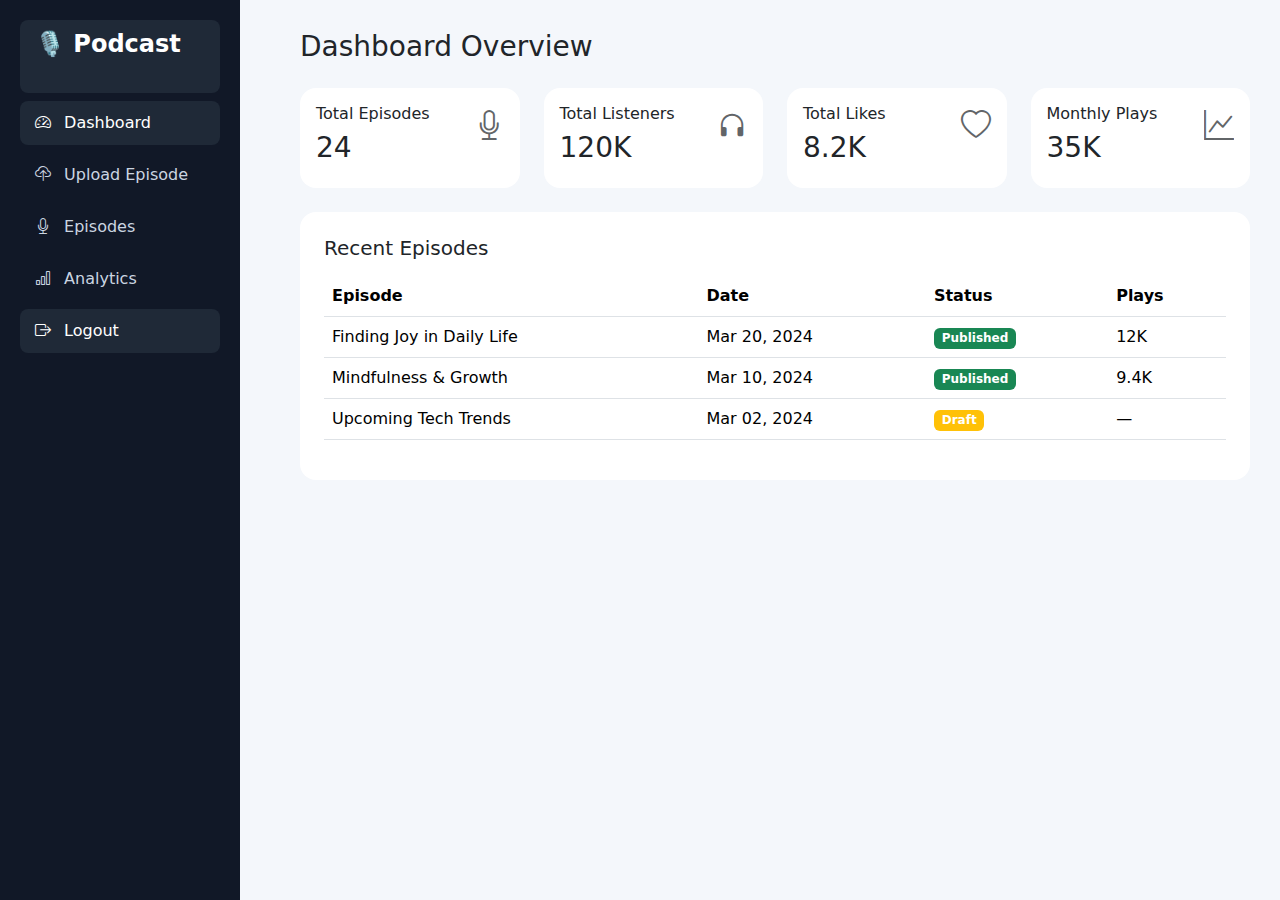
<file: admin-dashboard.html>
<!DOCTYPE html>
<html lang="en">
<head>
    <meta charset="UTF-8">
    <title>Creator Dashboard</title>

    <!-- Bootstrap -->
    <link href="https://cdn.jsdelivr.net/npm/bootstrap@5.3.2/dist/css/bootstrap.min.css" rel="stylesheet">

    <!-- Icons -->
    <link href="https://cdn.jsdelivr.net/npm/bootstrap-icons/font/bootstrap-icons.css" rel="stylesheet">

    <style>
        body {
            background: #f4f7fb;
            
        }
        /* Sidebar */
/* Sidebar */
.sidebar {
    height: 100vh;
    background: #111827;
    color: #fff;
    padding: 20px;
    position: fixed;
    width: 240px;
}

.sidebar h4 {
    font-weight: bold;
}

.sidebar a {
    display: block;
    color: #cbd5e1;
    text-decoration: none;
    padding: 10px 15px;
    border-radius: 8px;
    margin-bottom: 8px;
}

.sidebar a:hover,
.sidebar a.active {
    background: #1f2937;
    color: #fff;
}
        .main {
            margin-left: 270px;
            padding: 30px;
        }
        .card-box {
            border-radius: 16px;
            border: none;
        }
        .stat-icon {
            font-size: 30px;
            opacity: 0.7;
        }
    </style>
</head>
<body>

<!-- Sidebar -->
<div class="sidebar">
    <a href="index.html" class="active"><h4 class="mb-4">🎙 Podcast</h4></a>

    <a href="admin-dashboard.html" class="active">
        <i class="bi bi-speedometer2 me-2"></i> Dashboard
    </a>

    <a href="upload-episode.html">
        <i class="bi bi-cloud-upload me-2"></i> Upload Episode
    </a>

    <a href="episodes.html">
        <i class="bi bi-mic me-2"></i> Episodes
    </a>

    <a href="analytics.html">
        <i class="bi bi-bar-chart me-2"></i> Analytics
    </a>

    <a href="logout.html" class="active">
        <i class="bi bi-box-arrow-right me-2"></i> Logout
    </a>
</div>

<!-- Main Content -->
<div class="main">

    <h3 class="mb-4">Dashboard Overview</h3>

    <!-- Stats Cards -->
    <div class="row g-4 mb-4">
        <div class="col-md-3">
            <div class="card card-box p-3">
                <div class="d-flex justify-content-between">
                    <div>
                        <h6>Total Episodes</h6>
                        <h3>24</h3>
                    </div>
                    <i class="bi bi-mic stat-icon"></i>
                </div>
            </div>
        </div>

        <div class="col-md-3">
            <div class="card card-box p-3">
                <div class="d-flex justify-content-between">
                    <div>
                        <h6>Total Listeners</h6>
                        <h3>120K</h3>
                    </div>
                    <i class="bi bi-headphones stat-icon"></i>
                </div>
            </div>
        </div>

        <div class="col-md-3">
            <div class="card card-box p-3">
                <div class="d-flex justify-content-between">
                    <div>
                        <h6>Total Likes</h6>
                        <h3>8.2K</h3>
                    </div>
                    <i class="bi bi-heart stat-icon"></i>
                </div>
            </div>
        </div>

        <div class="col-md-3">
            <div class="card card-box p-3">
                <div class="d-flex justify-content-between">
                    <div>
                        <h6>Monthly Plays</h6>
                        <h3>35K</h3>
                    </div>
                    <i class="bi bi-graph-up stat-icon"></i>
                </div>
            </div>
        </div>
    </div>

    <!-- Recent Episodes -->
    <div class="card card-box p-4">
        <h5 class="mb-3">Recent Episodes</h5>

        <table class="table align-middle">
            <thead>
                <tr>
                    <th>Episode</th>
                    <th>Date</th>
                    <th>Status</th>
                    <th>Plays</th>
                </tr>
            </thead>
            <tbody>
                <tr>
                    <td>Finding Joy in Daily Life</td>
                    <td>Mar 20, 2024</td>
                    <td><span class="badge bg-success">Published</span></td>
                    <td>12K</td>
                </tr>
                <tr>
                    <td>Mindfulness & Growth</td>
                    <td>Mar 10, 2024</td>
                    <td><span class="badge bg-success">Published</span></td>
                    <td>9.4K</td>
                </tr>
                <tr>
                    <td>Upcoming Tech Trends</td>
                    <td>Mar 02, 2024</td>
                    <td><span class="badge bg-warning">Draft</span></td>
                    <td>—</td>
                </tr>
            </tbody>
        </table>
    </div>

</div>

</body>
</html>
</file>
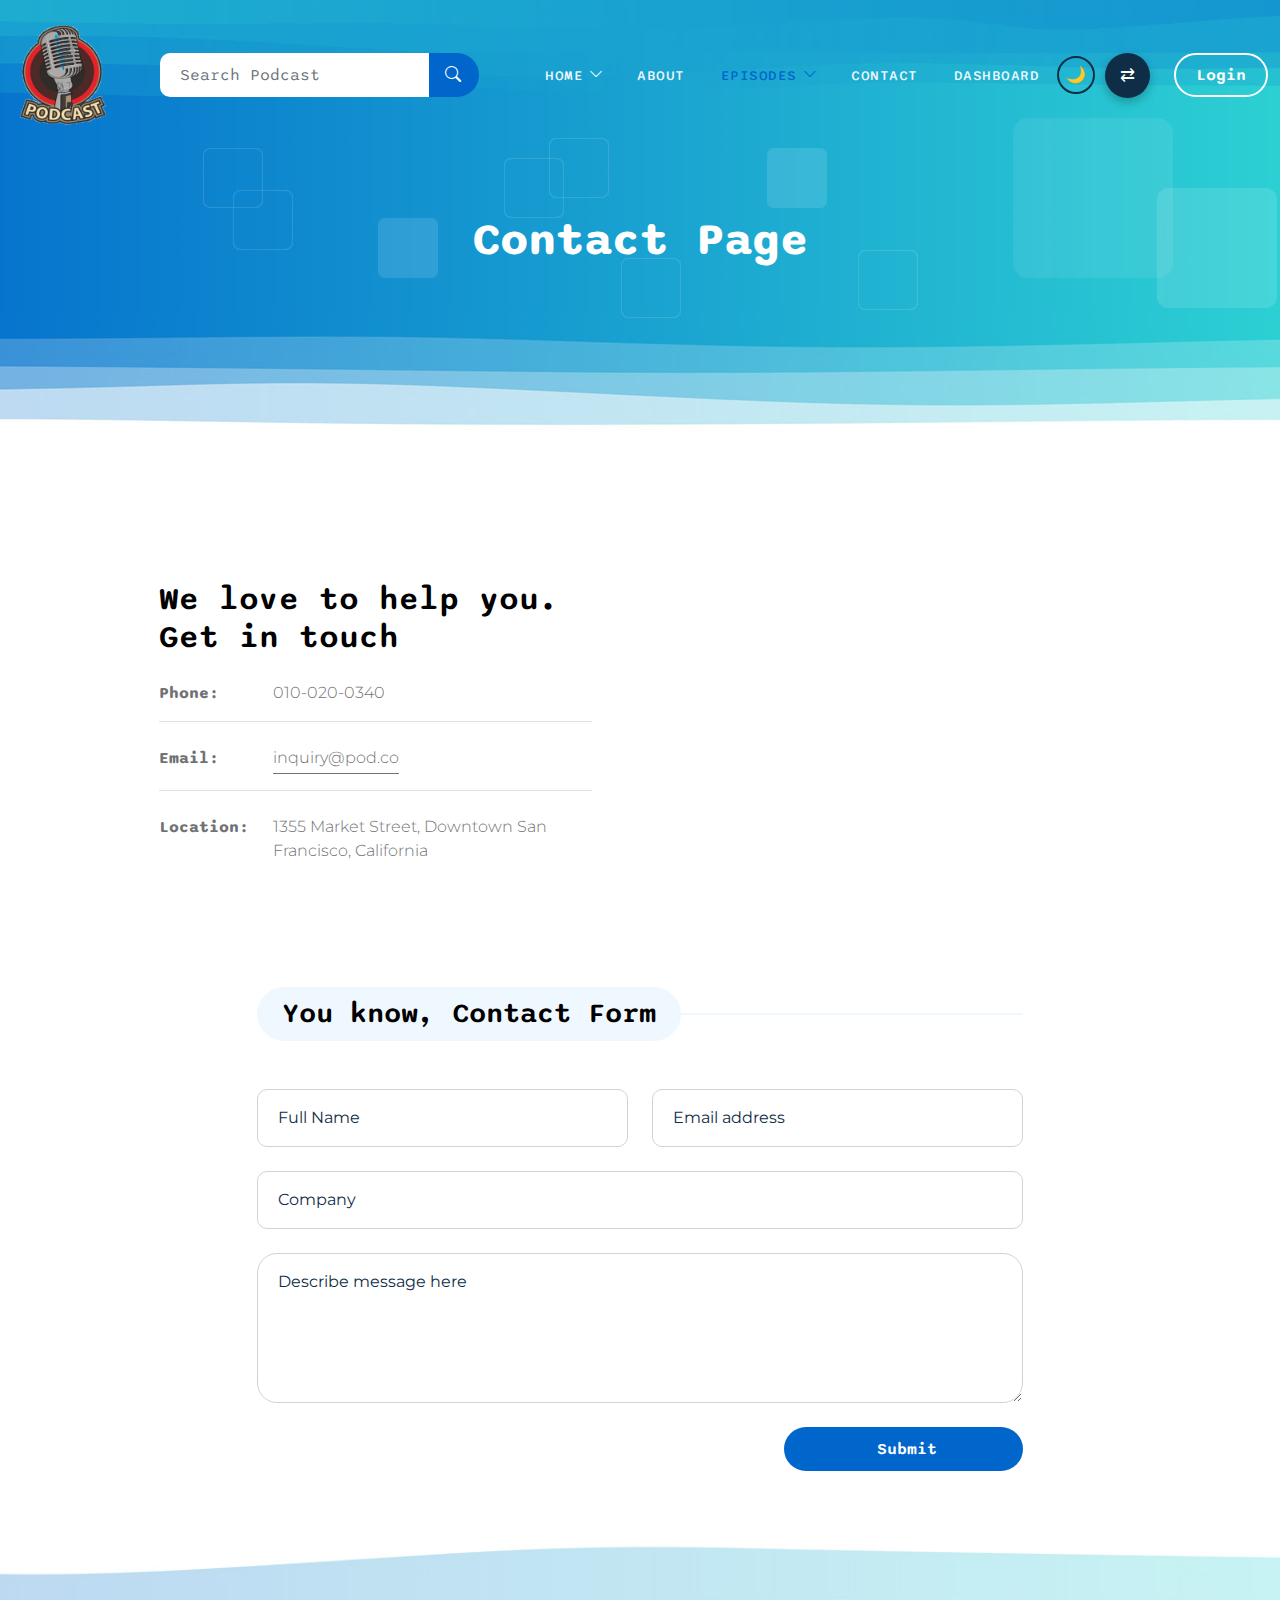
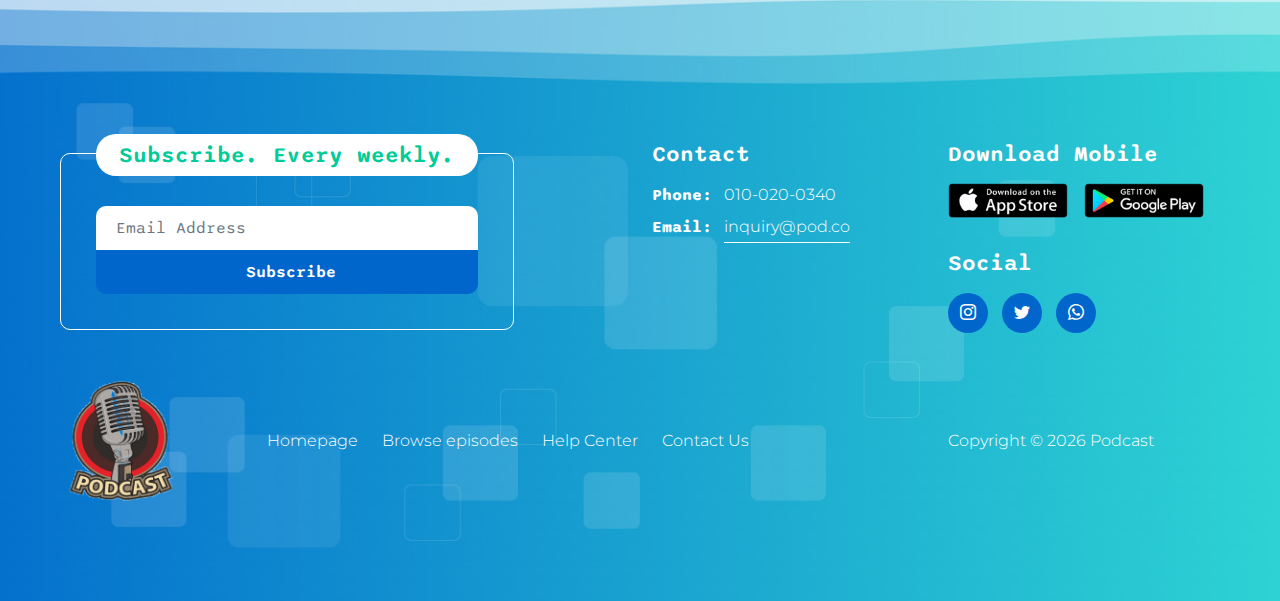
<file: contact.html>
<!doctype html>
<html lang="en">

<head>
    <meta charset="utf-8">
    <meta name="viewport" content="width=device-width, initial-scale=1">

    <meta name="description" content="">
    <meta name="author" content="">

    <title>Podcast - Contact Page</title>

    <!-- CSS FILES -->
    <link rel="preconnect" href="https://fonts.googleapis.com">

    <link rel="preconnect" href="https://fonts.gstatic.com" crossorigin>

    <link
        href="https://fonts.googleapis.com/css2?family=Montserrat:wght@300;400&family=Sono:wght@200;300;400;500;700&display=swap"
        rel="stylesheet">

    <link rel="stylesheet" href="css/bootstrap.min.css">

    <link rel="stylesheet" href="css/bootstrap-icons.css">

    <link rel="stylesheet" href="css/owl.carousel.min.css">

    <link rel="stylesheet" href="css/owl.theme.default.min.css">

    <link href="css/templatemo-pod-talk.css" rel="stylesheet">
    <!--

TemplateMo 584 Pod Talk

https://templatemo.com/tm-584-pod-talk

-->
</head>

<body>

    <main>

        <nav class="navbar navbar-expand-lg">
            <div class="container-fluid">
                <a class="navbar-brand me-lg-5 me-0" href="index.html">
                    <img src="images/podcast-logo.png" class="logo-image img-fluid" alt="templatemo pod talk">
                </a>

                <form action="#" method="get" class="custom-form search-form flex-fill me-3" role="search">
                    <div class="input-group input-group-lg">
                        <input name="search" type="search" class="form-control" id="search" placeholder="Search Podcast"
                            aria-label="Search">

                        <button type="submit" class="form-control" id="submit">
                            <i class="bi-search"></i>
                        </button>
                    </div>
                </form>

                <button class="navbar-toggler" type="button" data-bs-toggle="collapse" data-bs-target="#navbarNav"
                    aria-controls="navbarNav" aria-expanded="false" aria-label="Toggle navigation">
                    <span class="navbar-toggler-icon"></span>
                </button>

                <div class="collapse navbar-collapse" id="navbarNav">
                    <ul class="navbar-nav ms-lg-auto">
                        <li class="nav-item dropdown">
                            <a class="nav-link dropdown-toggle" href="#" id="navbarLightDropdownMenuLink" role="button"
                                data-bs-toggle="dropdown" aria-expanded="false">Home</a>

                            <ul class="dropdown-menu dropdown-menu-light" aria-labelledby="navbarLightDropdownMenuLink">
                                <li><a class="dropdown-item" href="index.html">Home1</a></li>

                                <li><a class="dropdown-item" href="home2.html">Home2</a></li>
                            </ul>
                        </li>


                        <li class="nav-item">
                            <a class="nav-link" href="about.html">About</a>
                        </li>

                        <li class="nav-item dropdown">
                            <a class="nav-link dropdown-toggle active" href="#" id="navbarLightDropdownMenuLink" role="button"
                                data-bs-toggle="dropdown" aria-expanded="false">Episodes</a>

                            <ul class="dropdown-menu dropdown-menu-light" aria-labelledby="navbarLightDropdownMenuLink">
                                <li><a class="dropdown-item active" href="listing-page.html">Episodes Listing</a></li>

                                <li><a class="dropdown-item" href="detail-page.html">Episodes Details</a></li>
                            </ul>
                        </li>

                        <li class="nav-item">
                            <a class="nav-link" href="contact.html">Contact</a>
                        </li>
                        <li class="nav-item">
                            <a class="nav-link" href="admin-dashboard.html">Dashboard</a>
                        </li>
                    </ul>
                     <button id="theme-toggle" class="theme-btn" aria-label="Toggle theme">
                      🌙
                    </button>
                    <button id="rtl-toggle" class="rtl-btn" aria-label="Toggle RTL">
                      ⇄
                    </button>
                    <div class="ms-4">
                        <a href="login.html" class="btn custom-btn custom-border-btn smoothscroll">Login</a>
                    </div>
                </div>
            </div>
        </nav>


        <header class="site-header d-flex flex-column justify-content-center align-items-center">
            <div class="container">
                <div class="row">

                    <div class="col-lg-12 col-12 text-center">

                        <h2 class="mb-0">Contact Page</h2>
                    </div>

                </div>
            </div>
        </header>


        <section class="section-padding" id="section_2">
            <div class="container">
                <div class="row justify-content-center">

                    <div class="col-lg-5 col-12 pe-lg-5">
                        <div class="contact-info">
                            <h3 class="mb-4">We love to help you. Get in touch</h3>

                            <p class="d-flex border-bottom pb-3 mb-4">
                                <strong class="d-inline me-4">Phone:</strong>
                                <span>010-020-0340</span>
                            </p>

                            <p class="d-flex border-bottom pb-3 mb-4">
                                <strong class="d-inline me-4">Email:</strong>
                                <a href="#">inquiry@pod.co</a>
                            </p>

                            <p class="d-flex">
                                <strong class="d-inline me-4">Location:</strong>
                                <span>1355 Market Street, Downtown San Francisco, California</span>
                            </p>
                        </div>
                    </div>

                    <div class="col-lg-5 col-12 mt-5 mt-lg-0">
                        <iframe class="google-map"
                            src="https://www.google.com/maps/embed?pb=!1m18!1m12!1m3!1d3988.819917806043!2d103.84793601429608!3d1.281807962148459!2m3!1f0!2f0!3f0!3m2!1i1024!2i768!4f13.1!3m3!1m2!1s0x31da190c2c94ccb3%3A0x11213560829baa05!2sTwitter!5e0!3m2!1sen!2smy!4v1669212183861!5m2!1sen!2smy"
                            width="100%" height="300" style="border:0;" allowfullscreen="" loading="lazy"
                            referrerpolicy="no-referrer-when-downgrade"></iframe>
                    </div>

                </div>
            </div>
        </section>

        <section class="contact-section section-padding pt-0">
            <div class="container">
                <div class="row">

                    <div class="col-lg-8 col-12 mx-auto">
                        <div class="section-title-wrap mb-5">
                            <h4 class="section-title">You know, Contact Form</h4>
                        </div>

                        <form action="#" method="post" class="custom-form contact-form" role="form">
                            <div class="row">
                                <div class="col-lg-6 col-md-6 col-12">
                                    <div class="form-floating">
                                        <input type="text" name="full-name" id="full-name" class="form-control"
                                            placeholder="Full Name" required="">

                                        <label for="floatingInput">Full Name</label>
                                    </div>
                                </div>

                                <div class="col-lg-6 col-md-6 col-12">
                                    <div class="form-floating">
                                        <input type="email" name="email" id="email" pattern="[^ @]*@[^ @]*"
                                            class="form-control" placeholder="Email address" required="">

                                        <label for="floatingInput">Email address</label>
                                    </div>
                                </div>

                                <div class="col-lg-12 col-12">
                                    <div class="form-floating">
                                        <input type="text" name="company" id="name" class="form-control"
                                            placeholder="Name" required="">

                                        <label for="floatingInput">Company</label>
                                    </div>

                                    <div class="form-floating">
                                        <textarea class="form-control" id="message" name="message"
                                            placeholder="Describe message here"></textarea>

                                        <label for="floatingTextarea">Describe message here</label>
                                    </div>
                                </div>

                                <div class="col-lg-4 col-12 ms-auto">
                                    <button type="submit" class="form-control">Submit</button>
                                </div>

                            </div>
                        </form>
                    </div>

                </div>
            </div>
        </section>
    </main>


    <footer class="site-footer">
        <div class="container">
            <div class="row">

                <div class="col-lg-6 col-12 mb-5 mb-lg-0">
                    <div class="subscribe-form-wrap">
                        <h6>Subscribe. Every weekly.</h6>

                        <form class="custom-form subscribe-form" action="#" method="get" role="form">
                            <input type="email" name="subscribe-email" id="subscribe-email" pattern="[^ @]*@[^ @]*"
                                class="form-control" placeholder="Email Address" required="">

                            <div class="col-lg-12 col-12">
                                <button type="submit" class="form-control" id="submit">Subscribe</button>
                            </div>
                        </form>
                    </div>
                </div>

                <div class="col-lg-3 col-md-6 col-12 mb-4 mb-md-0 mb-lg-0">
                    <h6 class="site-footer-title mb-3">Contact</h6>

                    <p class="mb-2"><strong class="d-inline me-2">Phone:</strong> 010-020-0340</p>

                    <p>
                        <strong class="d-inline me-2">Email:</strong>
                        <a href="#">inquiry@pod.co</a>
                    </p>
                </div>

                <div class="col-lg-3 col-md-6 col-12">
                    <h6 class="site-footer-title mb-3">Download Mobile</h6>

                    <div class="site-footer-thumb mb-4 pb-2">
                        <div class="d-flex flex-wrap">
                            <a href="#">
                                <img src="images/app-store.png" class="me-3 mb-2 mb-lg-0 img-fluid" alt="">
                            </a>

                            <a href="#">
                                <img src="images/play-store.png" class="img-fluid" alt="">
                            </a>
                        </div>
                    </div>

                    <h6 class="site-footer-title mb-3">Social</h6>

                    <ul class="social-icon">
                        <li class="social-icon-item">
                            <a href="#" class="social-icon-link bi-instagram"></a>
                        </li>

                        <li class="social-icon-item">
                            <a href="#" class="social-icon-link bi-twitter"></a>
                        </li>

                        <li class="social-icon-item">
                            <a href="#" class="social-icon-link bi-whatsapp"></a>
                        </li>
                    </ul>
                </div>

            </div>
        </div>

        <div class="container pt-5">
            <div class="row align-items-center">

                <div class="col-lg-2 col-md-3 col-12">
                    <a class="navbar-brand" href="index.html">
                        <img src="images/podcast-logo.png" class="logo-image img-fluid" alt="templatemo pod talk">
                    </a>
                </div>

                <div class="col-lg-7 col-md-9 col-12">
                    <ul class="site-footer-links">
                        <li class="site-footer-link-item">
                            <a href="#" class="site-footer-link">Homepage</a>
                        </li>

                        <li class="site-footer-link-item">
                            <a href="#" class="site-footer-link">Browse episodes</a>
                        </li>

                        <li class="site-footer-link-item">
                            <a href="#" class="site-footer-link">Help Center</a>
                        </li>

                        <li class="site-footer-link-item">
                            <a href="#" class="site-footer-link">Contact Us</a>
                        </li>
                    </ul>
                </div>

                <div class="col-lg-3 col-12">
                    <p class="copyright-text mb-0">Copyright © 2026 Podcast
                    </p>
                </div>
            </div>
        </div>
    </footer>

    <!-- JAVASCRIPT FILES -->
    <script src="js/jquery.min.js"></script>
    <script src="js/bootstrap.bundle.min.js"></script>
    <script src="js/owl.carousel.min.js"></script>
    <script src="js/custom.js"></script>

</body>

</html>
</file>
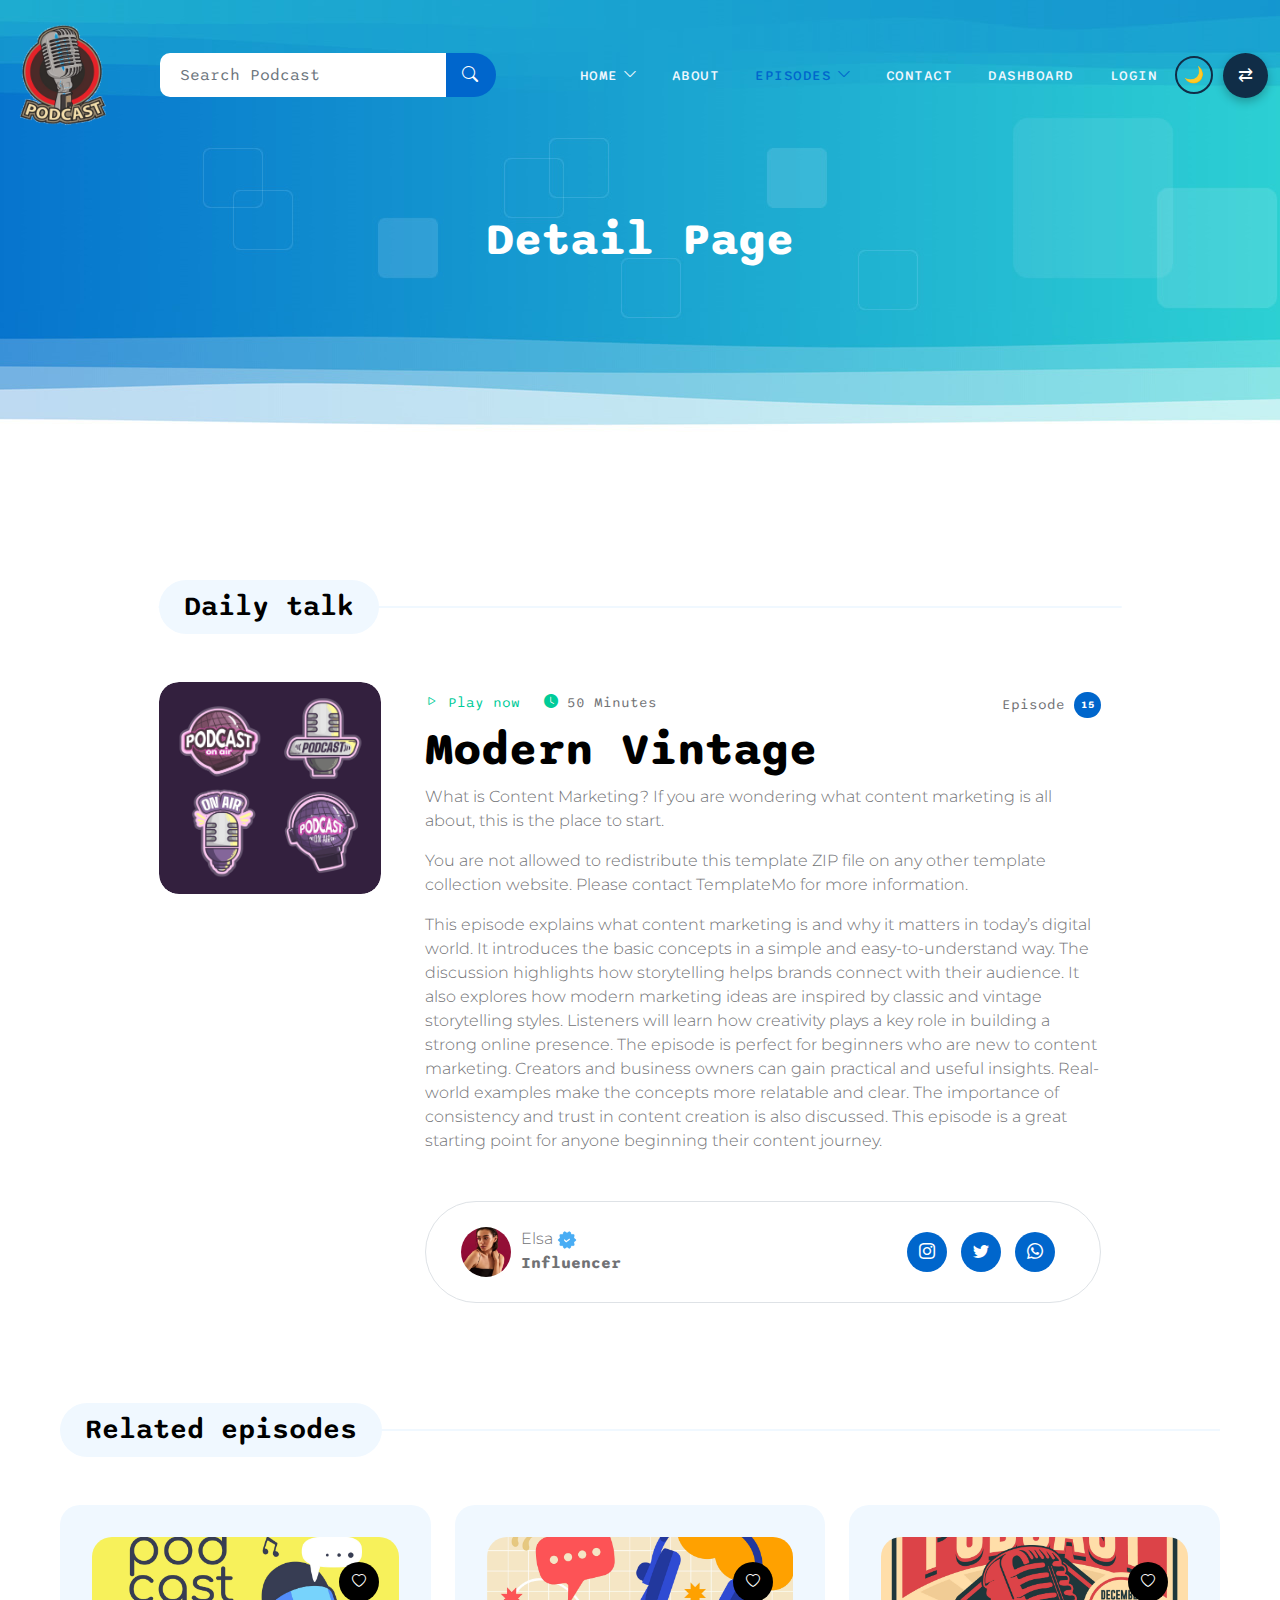
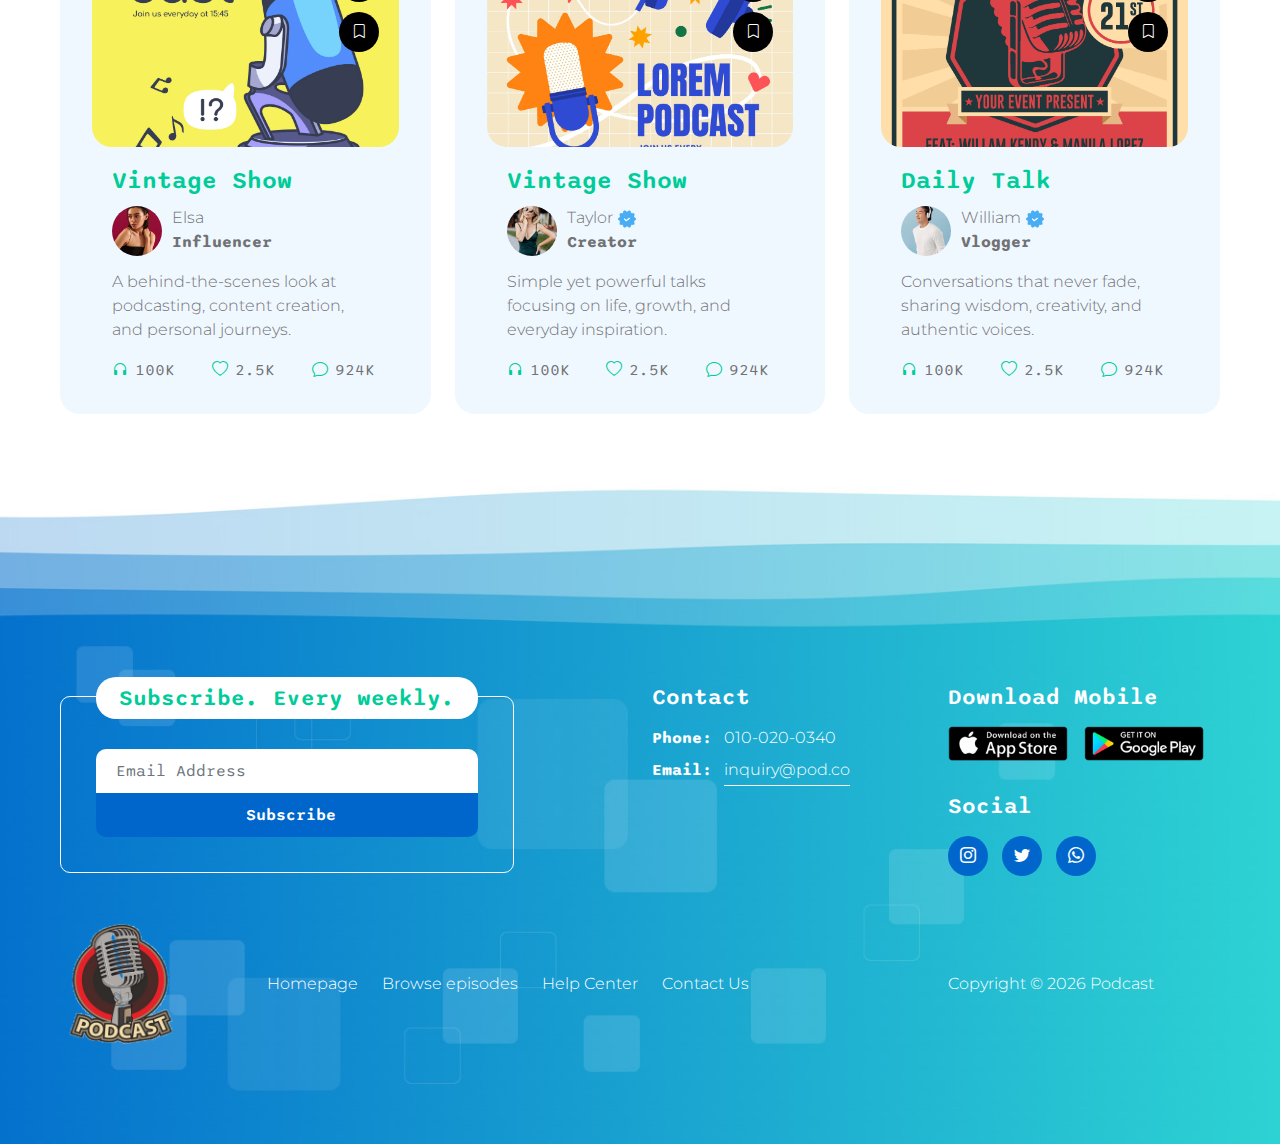
<file: detail-page.html>
<!doctype html>
<html lang="en">

<head>
    <meta charset="utf-8">
    <meta name="viewport" content="width=device-width, initial-scale=1">

    <meta name="description" content="">
    <meta name="author" content="">

    <title>Pod Talk Free CSS Template by TemplateMo</title>

    <!-- CSS FILES -->
    <link href="images/favicon.ico" rel="icon">
    <link rel="preconnect" href="https://fonts.googleapis.com">

    <link rel="preconnect" href="https://fonts.gstatic.com" crossorigin>

    <link
        href="https://fonts.googleapis.com/css2?family=Montserrat:wght@300;400&family=Sono:wght@200;300;400;500;700&display=swap"
        rel="stylesheet">

    <link rel="stylesheet" href="css/bootstrap.min.css">

    <link rel="stylesheet" href="css/bootstrap-icons.css">

    <link rel="stylesheet" href="css/owl.carousel.min.css">

    <link rel="stylesheet" href="css/owl.theme.default.min.css">

    <link href="css/templatemo-pod-talk.css" rel="stylesheet">
    <!--

TemplateMo 584 Pod Talk

https://templatemo.com/tm-584-pod-talk

-->
</head>

<body>

    <main>

        <nav class="navbar navbar-expand-lg">
            <div class="container-fluid">
                <a class="navbar-brand me-lg-5 me-0" href="index.html">
                    <img src="images/podcast-logo.png" class="logo-image img-fluid" alt="templatemo pod talk">
                </a>

                <form action="#" method="get" class="custom-form search-form flex-fill me-3" role="search">
                    <div class="input-group input-group-lg">
                        <input name="search" type="search" class="form-control" id="search" placeholder="Search Podcast"
                            aria-label="Search">

                        <button type="submit" class="form-control" id="submit">
                            <i class="bi-search"></i>
                        </button>
                    </div>
                </form>

                <button class="navbar-toggler" type="button" data-bs-toggle="collapse" data-bs-target="#navbarNav"
                    aria-controls="navbarNav" aria-expanded="false" aria-label="Toggle navigation">
                    <span class="navbar-toggler-icon"></span>
                </button>

                <div class="collapse navbar-collapse" id="navbarNav">
                    <ul class="navbar-nav ms-lg-auto">
                        <li class="nav-item dropdown">
                            <a class="nav-link dropdown-toggle" href="#" id="navbarLightDropdownMenuLink" role="button"
                                data-bs-toggle="dropdown" aria-expanded="false">Home</a>

                            <ul class="dropdown-menu dropdown-menu-light" aria-labelledby="navbarLightDropdownMenuLink">
                                <li><a class="dropdown-item" href="index.html">Home1</a></li>

                                <li><a class="dropdown-item" href="home2.html">Home2</a></li>
                            </ul>
                        </li>


                        <li class="nav-item">
                            <a class="nav-link" href="about.html">About</a>
                        </li>

                        <li class="nav-item dropdown">
                            <a class="nav-link dropdown-toggle active" href="#" id="navbarLightDropdownMenuLink" role="button"
                                data-bs-toggle="dropdown" aria-expanded="false">Episodes</a>

                            <ul class="dropdown-menu dropdown-menu-light" aria-labelledby="navbarLightDropdownMenuLink">
                                <li><a class="dropdown-item" href="listing-page.html">Episodes Listing</a></li>

                                <li><a class="dropdown-item active" href="detail-page.html">Episodes Details</a></li>
                            </ul>
                        </li>

                        <li class="nav-item">
                            <a class="nav-link" href="contact.html">Contact</a>
                        </li>
                        <li class="nav-item">
                            <a class="nav-link" href="admin-dashboard.html">Dashboard</a>
                        </li>
                        <li class="nav-item">
                            <a class="nav-link" href="login.html">Login</a>
                        </li>
                    </ul>
                     <button id="theme-toggle" class="theme-btn" aria-label="Toggle theme">
                      🌙
                    </button>
                    <button id="rtl-toggle" class="rtl-btn" aria-label="Toggle RTL">
                      ⇄
                    </button>
                   
                </div>
            </div>
        </nav>


        <header class="site-header d-flex flex-column justify-content-center align-items-center">
            <div class="container">
                <div class="row">

                    <div class="col-lg-12 col-12 text-center">

                        <h2 class="mb-0">Detail Page</h2>
                    </div>

                </div>
            </div>
        </header>


        <section class="latest-podcast-section section-padding pb-0" id="section_2">
            <div class="container">
                <div class="row justify-content-center">

                    <div class="col-lg-10 col-12">
                        <div class="section-title-wrap mb-5">
                            <h4 class="section-title">Daily talk</h4>
                        </div>

                        <div class="row">
                            <div class="col-lg-3 col-12">
                                <div class="custom-block-icon-wrap">
                                    <div class="custom-block-image-wrap custom-block-image-detail-page">
                                        <img src="images/podcast/11683425_4790593.jpg"
                                            class="custom-block-image img-fluid" alt="">
                                    </div>
                                </div>
                            </div>

                            <div class="col-lg-9 col-12">
                                <div class="custom-block-info">
                                    <div class="custom-block-top d-flex mb-1">
                                        <small class="me-4">
                                            <a href="#">
                                                <i class="bi-play"></i>
                                                Play now
                                            </a>
                                        </small>

                                        <small>
                                            <i class="bi-clock-fill custom-icon"></i>
                                            50 Minutes
                                        </small>

                                        <small class="ms-auto">Episode <span class="badge">15</span></small>
                                    </div>

                                    <h2 class="mb-2">Modern Vintage</h2>

                                    <p>What is Content Marketing? If you are wondering what content marketing is all
                                        about, this is the place to start.</p>

                                    <p>You are not allowed to redistribute this template ZIP file on any other template
                                        collection website. Please contact TemplateMo for more information.</p>

                                    <p>This episode explains what content marketing is and why it matters in today’s digital world. It introduces the basic concepts in a simple and easy-to-understand way. The discussion highlights how storytelling helps brands connect with their audience. It also explores how modern marketing ideas are inspired by classic and vintage storytelling styles. Listeners will learn how creativity plays a key role in building a strong online presence. The episode is perfect for beginners who are new to content marketing. Creators and business owners can gain practical and useful insights. Real-world examples make the concepts more relatable and clear. The importance of consistency and trust in content creation is also discussed. This episode is a great starting point for anyone beginning their content journey.</p>

                                    <div
                                        class="profile-block profile-detail-block d-flex flex-wrap align-items-center mt-5">
                                        <div class="d-flex mb-3 mb-lg-0 mb-md-0">
                                            <img src="images/profile/woman-posing-black-dress-medium-shot.jpg"
                                                class="profile-block-image img-fluid" alt="">

                                            <p>
                                                Elsa
                                                <img src="images/verified.png" class="verified-image img-fluid" alt="">
                                                <strong>Influencer</strong>
                                            </p>
                                        </div>

                                        <ul class="social-icon ms-lg-auto ms-md-auto">
                                            <li class="social-icon-item">
                                                <a href="#" class="social-icon-link bi-instagram"></a>
                                            </li>

                                            <li class="social-icon-item">
                                                <a href="#" class="social-icon-link bi-twitter"></a>
                                            </li>

                                            <li class="social-icon-item">
                                                <a href="#" class="social-icon-link bi-whatsapp"></a>
                                            </li>
                                        </ul>
                                    </div>
                                </div>
                            </div>
                        </div>
                    </div>

                </div>
            </div>
        </section>


        <section class="related-podcast-section section-padding">
            <div class="container">
                <div class="row">

                    <div class="col-lg-12 col-12">
                        <div class="section-title-wrap mb-5">
                            <h4 class="section-title">Related episodes</h4>
                        </div>
                    </div>

                    <div class="col-lg-4 col-12 mb-4 mb-lg-0">
                        <div class="custom-block custom-block-full">
                            <div class="custom-block-image-wrap">
                                <a href="detail-page.html">
                                    <img src="images/podcast/27376480_7326766.jpg" class="custom-block-image img-fluid"
                                        alt="">
                                </a>
                            </div>

                            <div class="custom-block-info">
                                <h5 class="mb-2">
                                    <a href="detail-page.html">
                                        Vintage Show
                                    </a>
                                </h5>

                                <div class="profile-block d-flex">
                                    <img src="images/profile/woman-posing-black-dress-medium-shot.jpg"
                                        class="profile-block-image img-fluid" alt="">

                                    <p>Elsa
                                        <strong>Influencer</strong>
                                    </p>
                                </div>

                                <p class="mb-0">A behind-the-scenes look at podcasting, content creation, and personal journeys.</p>

                                <div class="custom-block-bottom d-flex justify-content-between mt-3">
                                    <a href="#" class="bi-headphones me-1">
                                        <span>100k</span>
                                    </a>

                                    <a href="#" class="bi-heart me-1">
                                        <span>2.5k</span>
                                    </a>

                                    <a href="#" class="bi-chat me-1">
                                        <span>924k</span>
                                    </a>
                                </div>
                            </div>

                            <div class="social-share d-flex flex-column ms-auto">
                                <a href="#" class="badge ms-auto">
                                    <i class="bi-heart"></i>
                                </a>

                                <a href="#" class="badge ms-auto">
                                    <i class="bi-bookmark"></i>
                                </a>
                            </div>
                        </div>
                    </div>

                    <div class="col-lg-4 col-12 mb-4 mb-lg-0">
                        <div class="custom-block custom-block-full">
                            <div class="custom-block-image-wrap">
                                <a href="detail-page.html">
                                    <img src="images/podcast/27670664_7369753.jpg" class="custom-block-image img-fluid"
                                        alt="">
                                </a>
                            </div>

                            <div class="custom-block-info">
                                <h5 class="mb-2">
                                    <a href="detail-page.html">
                                        Vintage Show
                                    </a>
                                </h5>

                                <div class="profile-block d-flex">
                                    <img src="images/profile/cute-smiling-woman-outdoor-portrait.jpg"
                                        class="profile-block-image img-fluid" alt="">

                                    <p>
                                        Taylor
                                        <img src="images/verified.png" class="verified-image img-fluid" alt="">
                                        <strong>Creator</strong>
                                    </p>
                                </div>

                                <p class="mb-0">Simple yet powerful talks focusing on life, growth, and everyday inspiration.</p>

                                <div class="custom-block-bottom d-flex justify-content-between mt-3">
                                    <a href="#" class="bi-headphones me-1">
                                        <span>100k</span>
                                    </a>

                                    <a href="#" class="bi-heart me-1">
                                        <span>2.5k</span>
                                    </a>

                                    <a href="#" class="bi-chat me-1">
                                        <span>924k</span>
                                    </a>
                                </div>
                            </div>

                            <div class="social-share d-flex flex-column ms-auto">
                                <a href="#" class="badge ms-auto">
                                    <i class="bi-heart"></i>
                                </a>

                                <a href="#" class="badge ms-auto">
                                    <i class="bi-bookmark"></i>
                                </a>
                            </div>
                        </div>
                    </div>

                    <div class="col-lg-4 col-12">
                        <div class="custom-block custom-block-full">
                            <div class="custom-block-image-wrap">
                                <a href="detail-page.html">
                                    <img src="images/podcast/12577967_02.jpg" class="custom-block-image img-fluid"
                                        alt="">
                                </a>
                            </div>

                            <div class="custom-block-info">
                                <h5 class="mb-2">
                                    <a href="detail-page.html">
                                        Daily Talk
                                    </a>
                                </h5>

                                <div class="profile-block d-flex">
                                    <img src="images/profile/handsome-asian-man-listening-music-through-headphones.jpg"
                                        class="profile-block-image img-fluid" alt="">

                                    <p>
                                        William
                                        <img src="images/verified.png" class="verified-image img-fluid" alt="">
                                        <strong>Vlogger</strong>
                                    </p>
                                </div>

                                <p class="mb-0">Conversations that never fade, sharing wisdom, creativity, and authentic voices.</p>

                                <div class="custom-block-bottom d-flex justify-content-between mt-3">
                                    <a href="#" class="bi-headphones me-1">
                                        <span>100k</span>
                                    </a>

                                    <a href="#" class="bi-heart me-1">
                                        <span>2.5k</span>
                                    </a>

                                    <a href="#" class="bi-chat me-1">
                                        <span>924k</span>
                                    </a>
                                </div>
                            </div>

                            <div class="social-share d-flex flex-column ms-auto">
                                <a href="#" class="badge ms-auto">
                                    <i class="bi-heart"></i>
                                </a>

                                <a href="#" class="badge ms-auto">
                                    <i class="bi-bookmark"></i>
                                </a>
                            </div>
                        </div>
                    </div>

                </div>
            </div>
        </section>
    </main>


    <footer class="site-footer">
        <div class="container">
            <div class="row">

                <div class="col-lg-6 col-12 mb-5 mb-lg-0">
                    <div class="subscribe-form-wrap">
                        <h6>Subscribe. Every weekly.</h6>

                        <form class="custom-form subscribe-form" action="#" method="get" role="form">
                            <input type="email" name="subscribe-email" id="subscribe-email" pattern="[^ @]*@[^ @]*"
                                class="form-control" placeholder="Email Address" required="">

                            <div class="col-lg-12 col-12">
                                <button type="submit" class="form-control" id="submit">Subscribe</button>
                            </div>
                        </form>
                    </div>
                </div>

                <div class="col-lg-3 col-md-6 col-12 mb-4 mb-md-0 mb-lg-0">
                    <h6 class="site-footer-title mb-3">Contact</h6>

                    <p class="mb-2"><strong class="d-inline me-2">Phone:</strong> 010-020-0340</p>

                    <p>
                        <strong class="d-inline me-2">Email:</strong>
                        <a href="#">inquiry@pod.co</a>
                    </p>
                </div>

                <div class="col-lg-3 col-md-6 col-12">
                    <h6 class="site-footer-title mb-3">Download Mobile</h6>

                    <div class="site-footer-thumb mb-4 pb-2">
                        <div class="d-flex flex-wrap">
                            <a href="#">
                                <img src="images/app-store.png" class="me-3 mb-2 mb-lg-0 img-fluid" alt="">
                            </a>

                            <a href="#">
                                <img src="images/play-store.png" class="img-fluid" alt="">
                            </a>
                        </div>
                    </div>

                    <h6 class="site-footer-title mb-3">Social</h6>

                    <ul class="social-icon">
                        <li class="social-icon-item">
                            <a href="#" class="social-icon-link bi-instagram"></a>
                        </li>

                        <li class="social-icon-item">
                            <a href="#" class="social-icon-link bi-twitter"></a>
                        </li>

                        <li class="social-icon-item">
                            <a href="#" class="social-icon-link bi-whatsapp"></a>
                        </li>
                    </ul>
                </div>

            </div>
        </div>

        <div class="container pt-5">
            <div class="row align-items-center">

                <div class="col-lg-2 col-md-3 col-12">
                    <a class="navbar-brand" href="index.html">
                        <img src="images/podcast-logo.png" class="logo-image img-fluid" alt="templatemo pod talk">
                    </a>
                </div>

                <div class="col-lg-7 col-md-9 col-12">
                    <ul class="site-footer-links">
                        <li class="site-footer-link-item">
                            <a href="#" class="site-footer-link">Homepage</a>
                        </li>

                        <li class="site-footer-link-item">
                            <a href="#" class="site-footer-link">Browse episodes</a>
                        </li>

                        <li class="site-footer-link-item">
                            <a href="#" class="site-footer-link">Help Center</a>
                        </li>

                        <li class="site-footer-link-item">
                            <a href="#" class="site-footer-link">Contact Us</a>
                        </li>
                    </ul>
                </div>

                <div class="col-lg-3 col-12">
                    <p class="copyright-text mb-0">Copyright © 2026 Podcast
                    </p>
                </div>
            </div>
        </div>
    </footer>


    <!-- JAVASCRIPT FILES -->
    <script src="js/jquery.min.js"></script>
    <script src="https://cdn.jsdelivr.net/npm/bootstrap@5.2.2/dist/js/bootstrap.bundle.min.js"></script>
    <script src="js/bootstrap.bundle.min.js"></script>
    
    <script src="js/owl.carousel.min.js"></script>
    <script src="js/custom.js"></script>
    <script src="https://code.jquery.com/jquery-3.6.0.min.js"></script>
    <script>
function playAudio(audioId, btn) {
    const audio = document.getElementById(audioId);
    const icon = btn.querySelector('i');

    if (audio.paused) {
        // stop other audios
        document.querySelectorAll('audio').forEach(a => {
            a.pause();
            a.currentTime = 0;
        });

        audio.play();
        icon.classList.remove('bi-play-fill');
        icon.classList.add('bi-pause-fill');
    } else {
        audio.pause();
        icon.classList.remove('bi-pause-fill');
        icon.classList.add('bi-play-fill');
    }
}
</script>
<script>
document.addEventListener("DOMContentLoaded", function () {

  // Mobile dropdown click toggle
  document.querySelectorAll('.navbar .dropdown-toggle')
    .forEach(function (toggle) {

      toggle.addEventListener('click', function (e) {

        if (window.innerWidth < 992) {
          e.preventDefault();

          const menu = this.nextElementSibling;

          // close other dropdowns
          document.querySelectorAll('.navbar .dropdown-menu.show')
            .forEach(function (openMenu) {
              if (openMenu !== menu) {
                openMenu.classList.remove('show');
              }
            });

          menu.classList.toggle('show');
        }
      });

    });

  // When navbar closes → close all dropdowns automatically
  const navbar = document.getElementById('navbarNav');
  navbar.addEventListener('hidden.bs.collapse', function () {
    document.querySelectorAll('.navbar .dropdown-menu.show')
      .forEach(menu => menu.classList.remove('show'));
  });

});
</script>

</body>

</html>
</file>
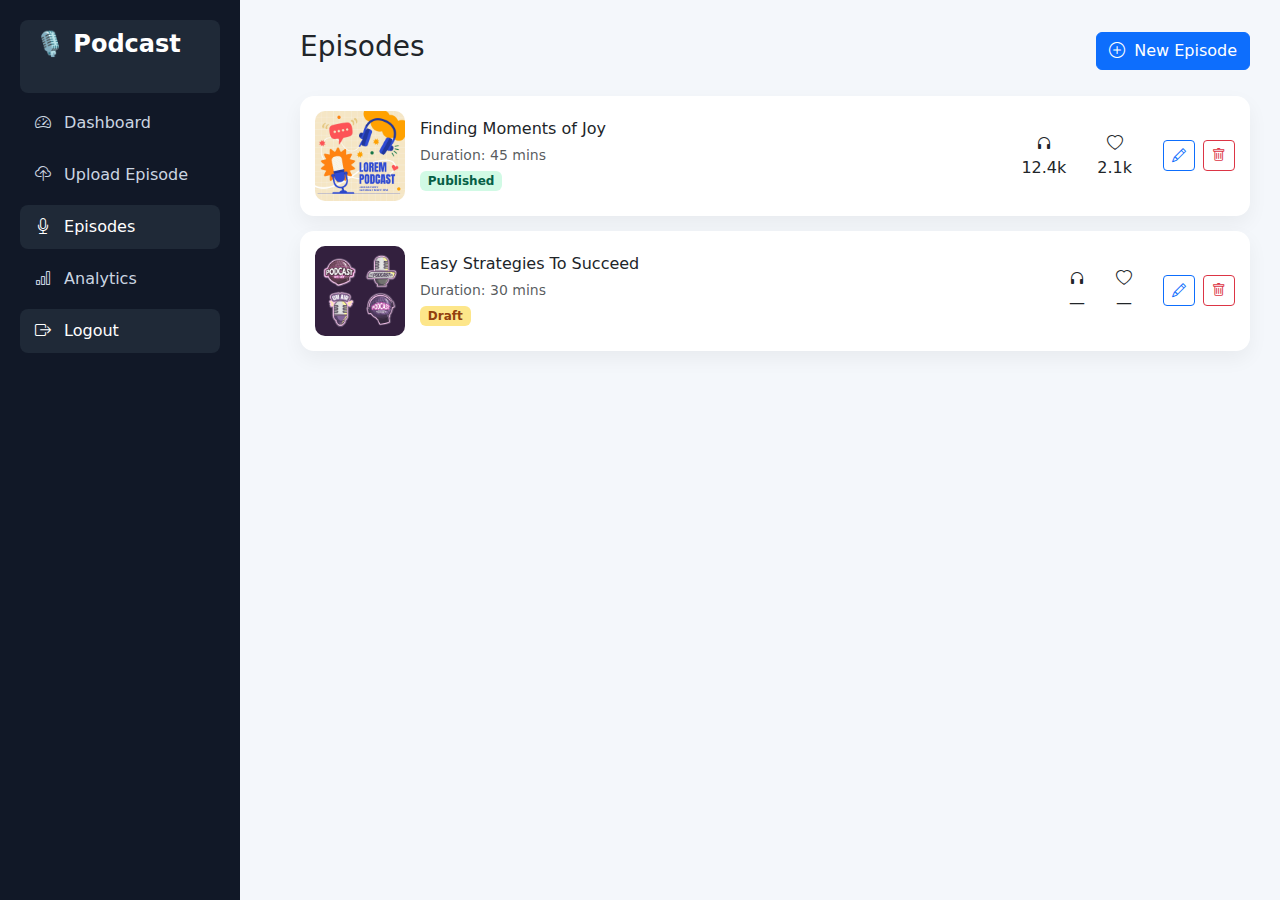
<file: episodes.html>
<!DOCTYPE html>
<html lang="en">
<head>
    <meta charset="UTF-8">
    <title>Episodes</title>

    <!-- Bootstrap -->
    <link href="images/favicon.ico" rel="icon">
    <link href="https://cdn.jsdelivr.net/npm/bootstrap@5.3.2/dist/css/bootstrap.min.css" rel="stylesheet">

    <!-- Icons -->
    <link href="https://cdn.jsdelivr.net/npm/bootstrap-icons/font/bootstrap-icons.css" rel="stylesheet">

    <style>
        body {
            background: #f4f7fb;
        }
        /* Sidebar */
.sidebar {
    height: 100vh;
    background: #111827;
    color: #fff;
    padding: 20px;
    position: fixed;
    width: 240px;
}

.sidebar h4 {
    font-weight: bold;
}

.sidebar a {
    display: block;
    color: #cbd5e1;
    text-decoration: none;
    padding: 10px 15px;
    border-radius: 8px;
    margin-bottom: 8px;
}

.sidebar a:hover,
.sidebar a.active {
    background: #1f2937;
    color: #fff;
}
        .main {
            margin-left: 270px;
            padding: 30px;
        }
        .episode-card {
            background: #fff;
            border-radius: 14px;
            padding: 15px;
            display: flex;
            align-items: center;
            gap: 15px;
            box-shadow: 0 8px 20px rgba(0,0,0,0.05);
            margin-bottom: 15px;
        }
        .episode-thumb {
            width: 90px;
            height: 90px;
            border-radius: 10px;
            object-fit: cover;
        }
        .badge-published {
            background: #d1fae5;
            color: #065f46;
        }
        .badge-draft {
            background: #fde68a;
            color: #92400e;
        }
    </style>
</head>
<body>

<!-- Sidebar -->
<div class="sidebar">
    <a href="index.html" class="active"><h4 class="mb-4">🎙 Podcast</h4></a>

    <a href="admin-dashboard.html">
        <i class="bi bi-speedometer2 me-2"></i> Dashboard
    </a>

    <a href="upload-episode.html">
        <i class="bi bi-cloud-upload me-2"></i> Upload Episode
    </a>

    <a href="episodes.html" class="active">
        <i class="bi bi-mic me-2"></i> Episodes
    </a>

    <a href="analytics.html">
        <i class="bi bi-bar-chart me-2"></i> Analytics
    </a>

    <a href="logout.html" class="active">
        <i class="bi bi-box-arrow-right me-2"></i> Logout
    </a>
</div>

<!-- Main -->
<div class="main">

    <div class="d-flex justify-content-between align-items-center mb-4">
        <h3>Episodes</h3>
        <a href="upload-episode.html" class="btn btn-primary">
            <i class="bi bi-plus-circle me-1"></i> New Episode
        </a>
    </div>

    <!-- Episode Item -->
    <div class="episode-card">
        <img src="images/podcast/27670664_7369753.jpg" class="episode-thumb" alt="">
        <div class="flex-grow-1">
            <h6 class="mb-1">Finding Moments of Joy</h6>
            <small class="text-muted">Duration: 45 mins</small><br>
            <span class="badge badge-published mt-1">Published</span>
        </div>

        <div class="text-center me-3">
            <i class="bi bi-headphones"></i>
            <div>12.4k</div>
        </div>

        <div class="text-center me-3">
            <i class="bi bi-heart"></i>
            <div>2.1k</div>
        </div>

        <div class="d-flex gap-2">
            <button class="btn btn-sm btn-outline-primary">
                <i class="bi bi-pencil"></i>
            </button>
            <button class="btn btn-sm btn-outline-danger">
                <i class="bi bi-trash"></i>
            </button>
        </div>
    </div>

    <!-- Episode Item -->
    <div class="episode-card">
        <img src="images/podcast/11683425_4790593.jpg" class="episode-thumb" alt="">
        <div class="flex-grow-1">
            <h6 class="mb-1">Easy Strategies To Succeed</h6>
            <small class="text-muted">Duration: 30 mins</small><br>
            <span class="badge badge-draft mt-1">Draft</span>
        </div>

        <div class="text-center me-3">
            <i class="bi bi-headphones"></i>
            <div>—</div>
        </div>

        <div class="text-center me-3">
            <i class="bi bi-heart"></i>
            <div>—</div>
        </div>

        <div class="d-flex gap-2">
            <button class="btn btn-sm btn-outline-primary">
                <i class="bi bi-pencil"></i>
            </button>
            <button class="btn btn-sm btn-outline-danger">
                <i class="bi bi-trash"></i>
            </button>
        </div>
    </div>

</div>

</body>
</html>
</file>
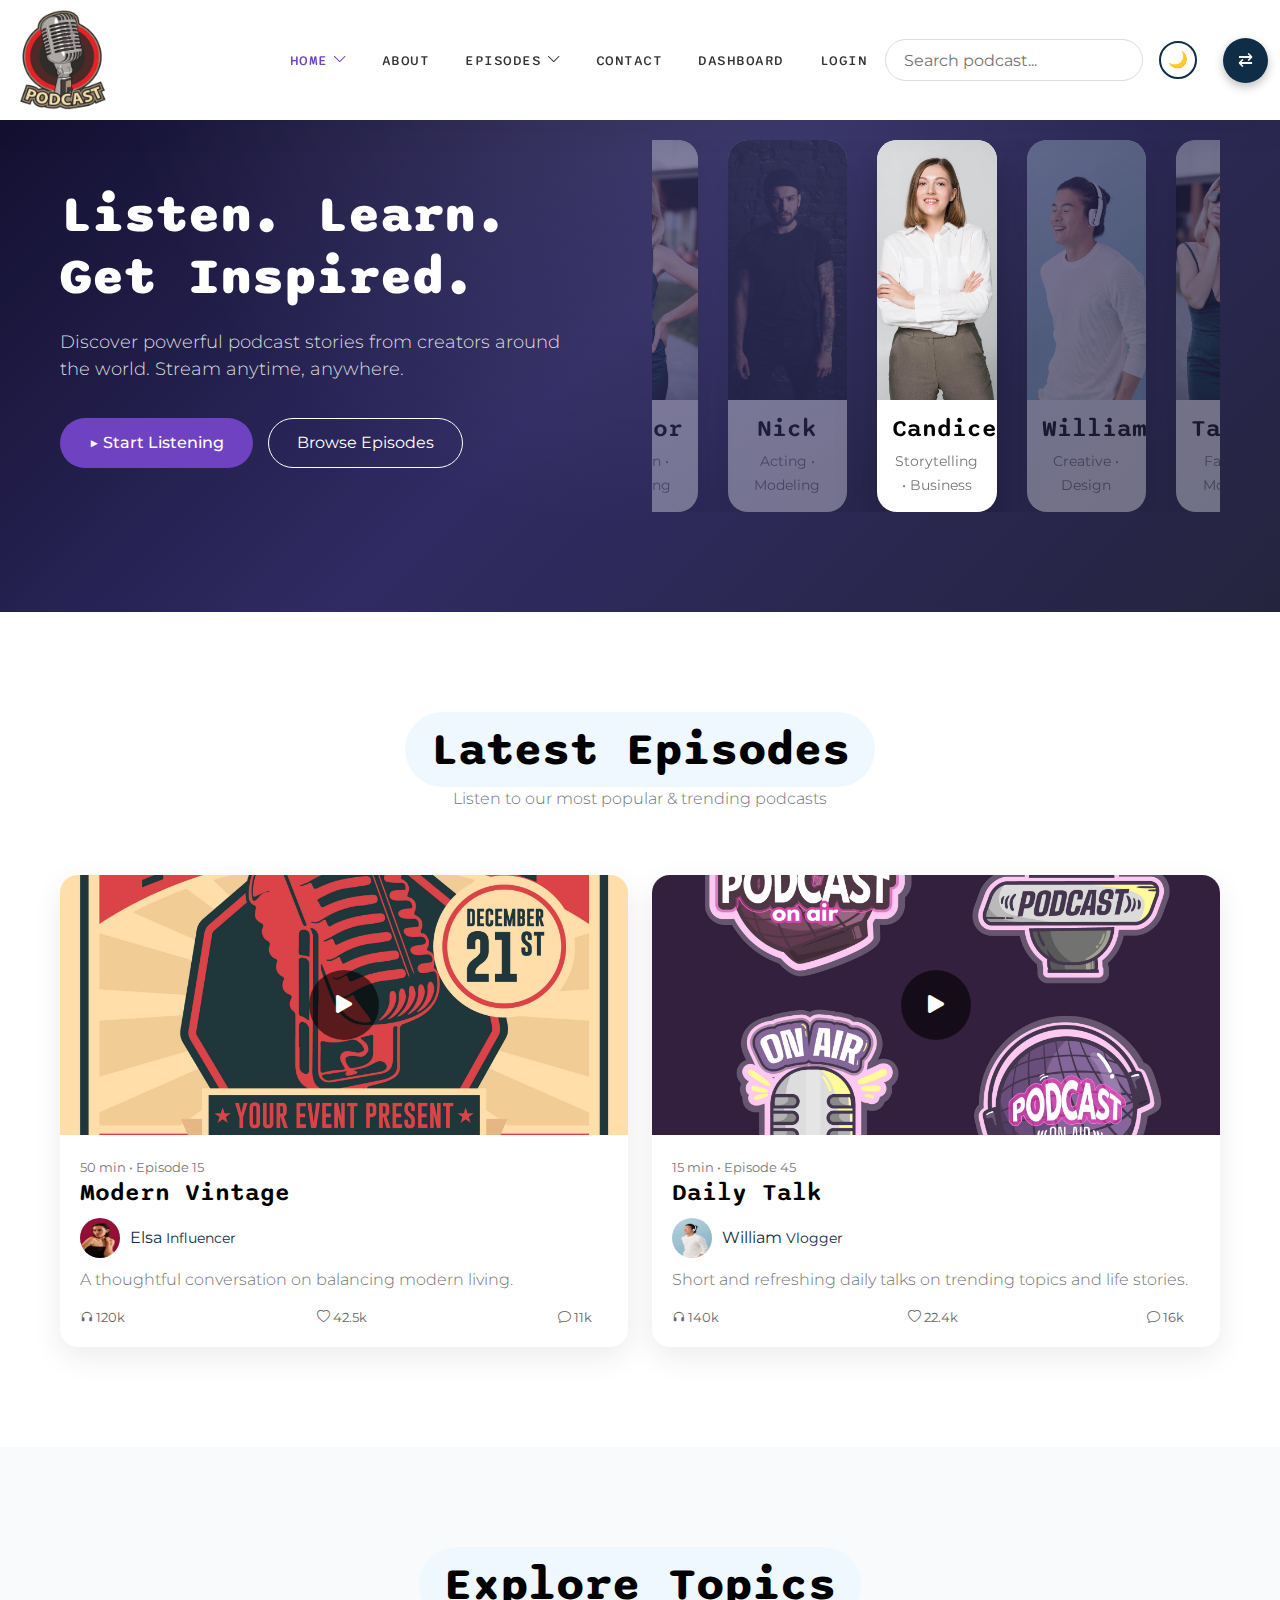
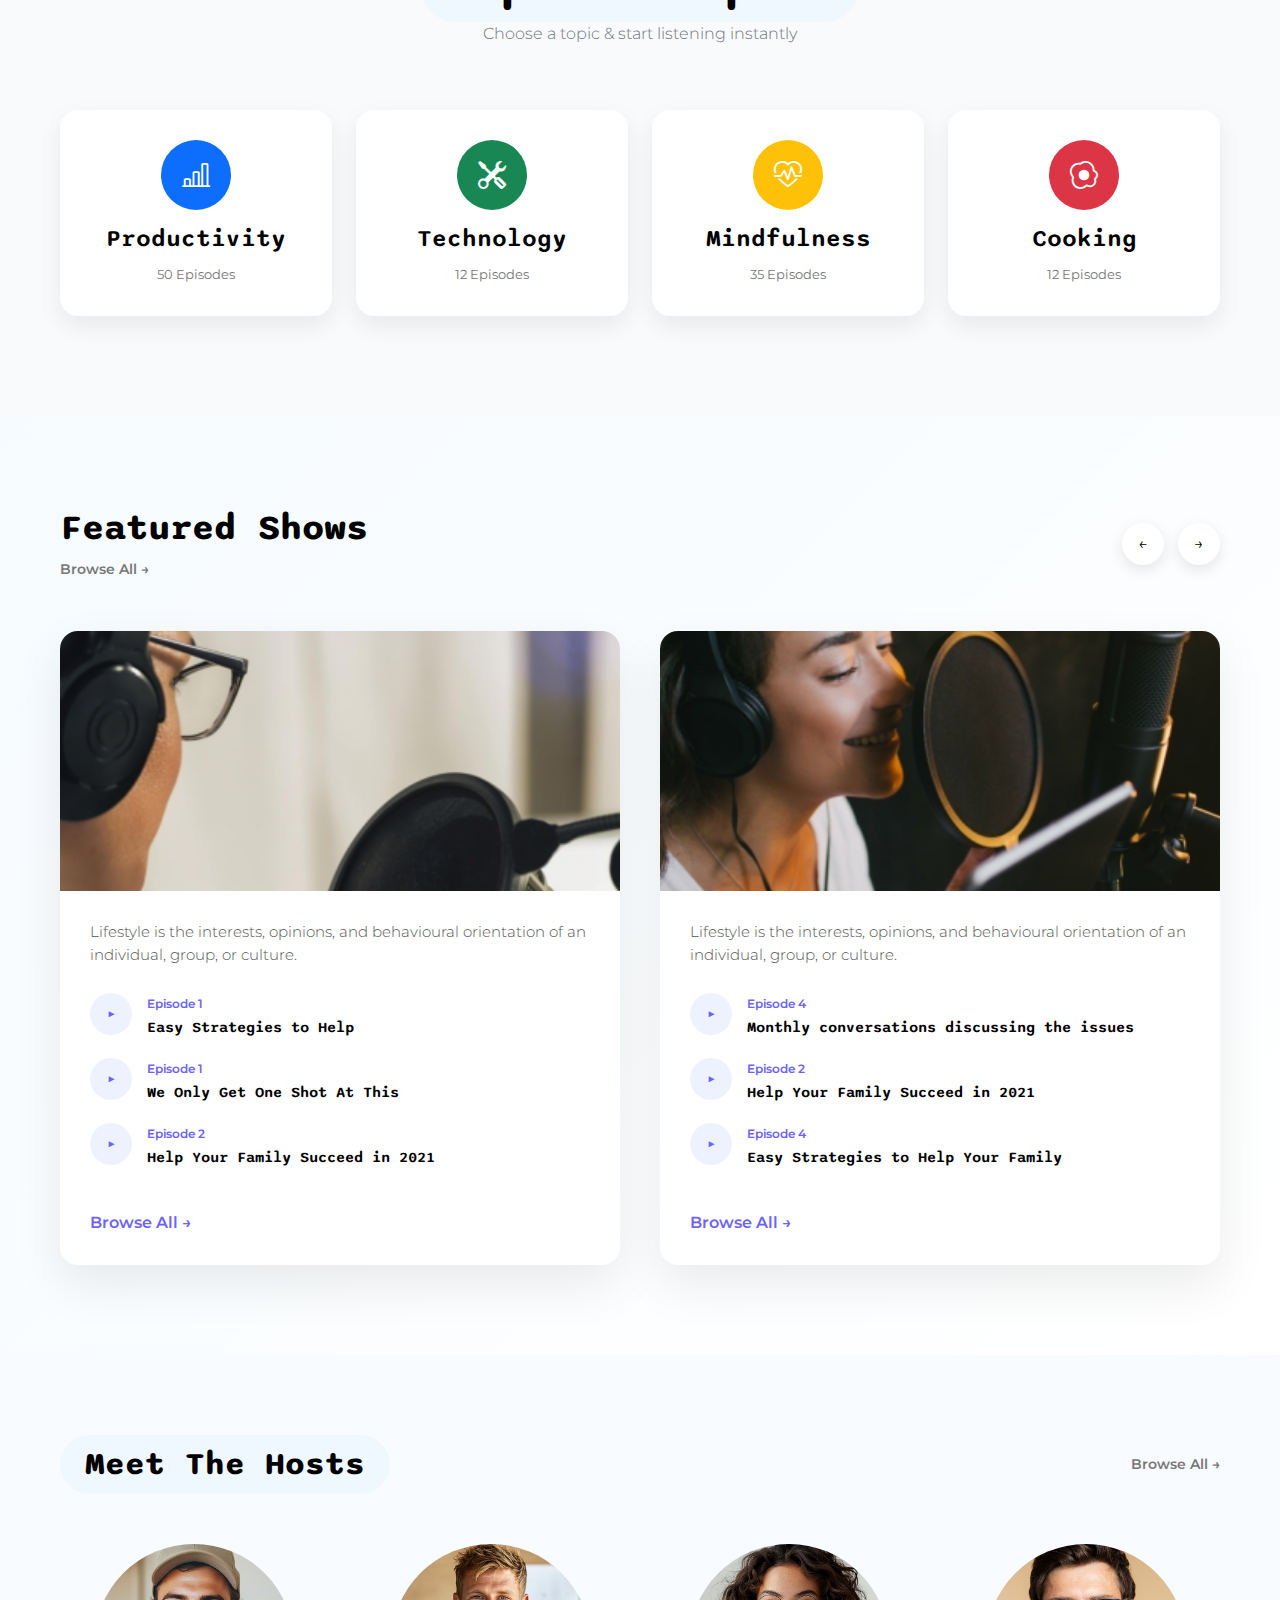
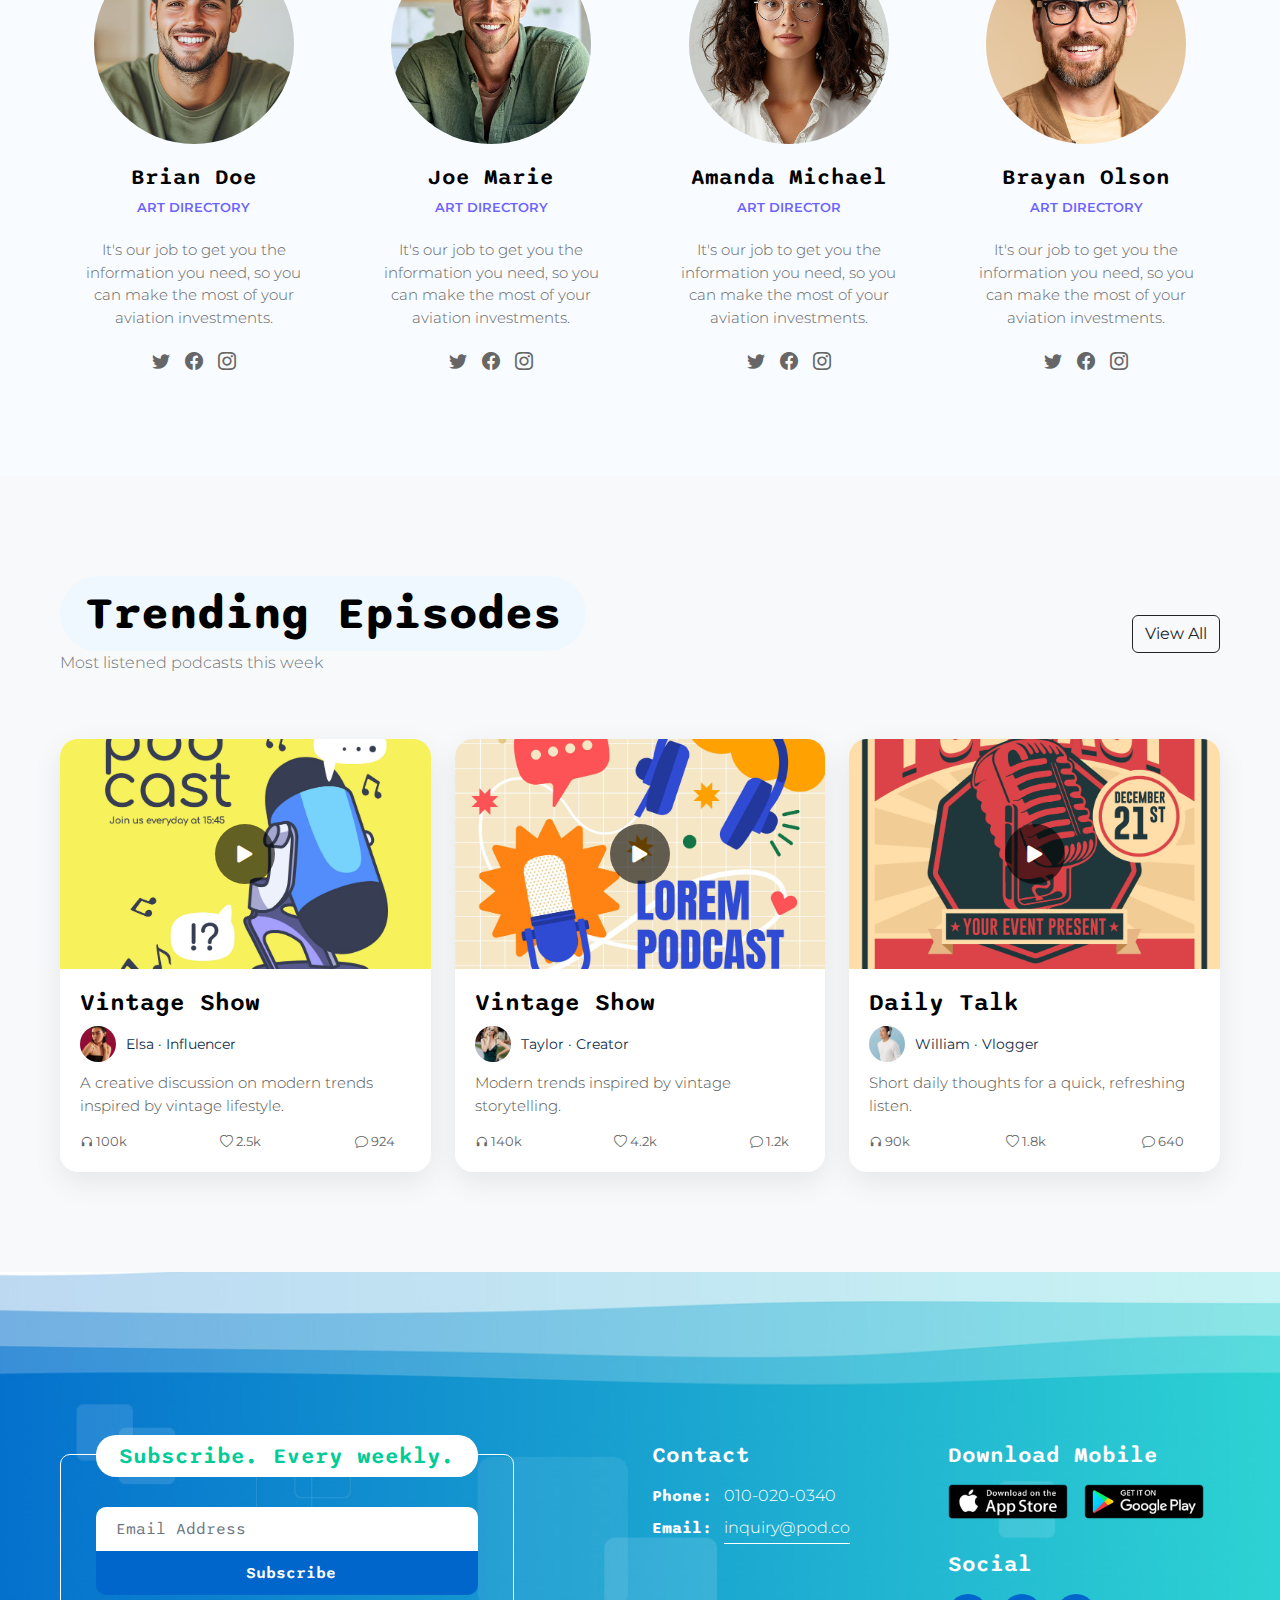
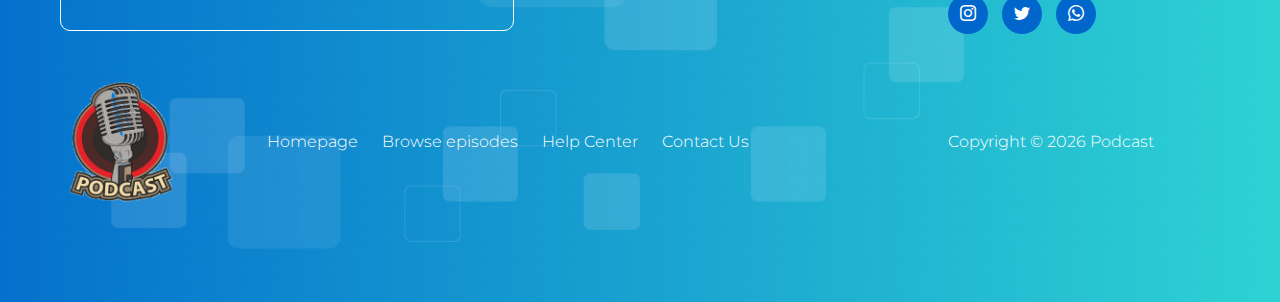
<file: home2.html>
<!doctype html>
<html lang="en">

<head>
    <meta charset="utf-8">
    <meta name="viewport" content="width=device-width, initial-scale=1">

    <meta name="description" content="">
    <meta name="author" content="">

    <title>Podcast</title>

    <!-- CSS FILES -->
    <link rel="preconnect" href="https://fonts.googleapis.com">

    <link rel="preconnect" href="https://fonts.gstatic.com" crossorigin>

    <link
        href="https://fonts.googleapis.com/css2?family=Montserrat:wght@300;400&family=Sono:wght@200;300;400;500;700&display=swap"
        rel="stylesheet">

    <link rel="stylesheet" href="css/bootstrap.min.css">

    <link rel="stylesheet" href="css/bootstrap-icons.css">

    <link rel="stylesheet" href="css/owl.carousel.min.css">

    <link rel="stylesheet" href="css/owl.theme.default.min.css">

    <link href="css/templatemo-pod-talk.css" rel="stylesheet">
    <link href="https://cdn.jsdelivr.net/npm/bootstrap-icons/font/bootstrap-icons.css" rel="stylesheet">


    <!--

TemplateMo 584 Pod Talk

https://templatemo.com/tm-584-pod-talk

-->
</head>

<body>

    <main>

        <nav class="navbar navbar-expand-lg home2-navbar">
    <div class="container-fluid">

        <!-- Brand -->
        <a class="navbar-brand me-lg-5 me-0" href="index.html">
                    <img src="images/podcast-logo.png" class="logo-image img-fluid" alt="templatemo pod talk">
                </a>

        <!-- Toggle -->
        <button class="navbar-toggler" type="button" data-bs-toggle="collapse"
            data-bs-target="#home2Navbar" aria-controls="home2Navbar"
            aria-expanded="false" aria-label="Toggle navigation">
            <span class="navbar-toggler-icon"></span>
        </button>

        <!-- Menu -->
        <div class="collapse navbar-collapse" id="home2Navbar">

            <!-- Center menu -->
            <ul class="navbar-nav ms-lg-auto home2-menu">
                        <li class="nav-item dropdown">
                            <a class="nav-link dropdown-toggle active" href="#" id="navbarLightDropdownMenuLink" role="button"
                                data-bs-toggle="dropdown" aria-expanded="false">Home</a>

                            <ul class="dropdown-menu dropdown-menu-light" aria-labelledby="navbarLightDropdownMenuLink">
                                <li><a class="dropdown-item" href="index.html">Home1</a></li>

                                <li><a class="dropdown-item active" href="home2.html">Home2</a></li>
                            </ul>
                        </li>


                        <li class="nav-item">
                            <a class="nav-link" href="about.html">About</a>
                        </li>

                        <li class="nav-item dropdown">
                            <a class="nav-link dropdown-toggle" href="#" id="navbarLightDropdownMenuLink" role="button"
                                data-bs-toggle="dropdown" aria-expanded="false">Episodes</a>

                            <ul class="dropdown-menu dropdown-menu-light" aria-labelledby="navbarLightDropdownMenuLink">
                                <li><a class="dropdown-item" href="listing-page.html">Episodes Listing</a></li>

                                <li><a class="dropdown-item" href="detail-page.html">Episodes Details</a></li>
                            </ul>
                        </li>

                        <li class="nav-item">
                            <a class="nav-link" href="contact.html">Contact</a>
                        </li>

                        <li class="nav-item">
                            <a class="nav-link" href="admin-dashboard.html">Dashboard</a>
                        </li>
                <li class="nav-item">
                            <a class="nav-link" href="login.html">Login</a>
                        </li>
                    </ul>


            <!-- Right actions -->
            <div class="d-flex align-items-center gap-3">
                <form class="home2-search d-none d-lg-block">
                    <input type="search" placeholder="Search podcast...">
                </form>
                <button id="theme-toggle" class="theme-btn" aria-label="Toggle theme">
                      🌙
                    </button>
                    <button id="rtl-toggle" class="rtl-btn" aria-label="Toggle RTL">
                      ⇄
                    </button>
                
            </div>

        </div>
    </div>
</nav>



        <section class="hero2-section">
    <div class="hero2-overlay"></div>

    <div class="container">
        <div class="row align-items-center">

            <!-- Left Content -->
            <div class="col-lg-6 col-12 text-lg-start text-center mb-5 mb-lg-0">
                <h1 class="hero2-title">
                    Listen. Learn. Get Inspired.
                </h1>

                <p class="hero2-subtitle">
                    Discover powerful podcast stories from creators around the world.
                    Stream anytime, anywhere.
                </p>

                <div class="hero2-btns">
                    <a href="listing-page.html" class="btn hero2-primary">
                        ▶ Start Listening
                    </a>
                    <a href="contact.html" class="btn hero2-outline">
                        Browse Episodes
                    </a>
                </div>
            </div>

            <!-- Right Carousel -->
            <div class="col-lg-6 col-12">
                <div class="owl-carousel owl-theme hero2-carousel">

                    <!-- Item -->
                    <div class="hero2-card item">
                        <img src="images/profile/smiling-business-woman-with-folded-hands-against-white-wall-toothy-smile-crossed-arms.jpg"
                            alt="">
                        <div class="hero2-card-info">
                            <h5>Candice</h5>
                            <span>Storytelling • Business</span>
                        </div>
                    </div>

                    <div class="hero2-card item">
                        <img src="images/profile/handsome-asian-man-listening-music-through-headphones.jpg" alt="">
                        <div class="hero2-card-info">
                            <h5>William</h5>
                            <span>Creative • Design</span>
                        </div>
                    </div>

                    <div class="hero2-card item">
                        <img src="images/profile/cute-smiling-woman-outdoor-portrait.jpg" alt="">
                        <div class="hero2-card-info">
                            <h5>Taylor</h5>
                            <span>Fashion • Modeling</span>
                        </div>
                    </div>

                    <div class="hero2-card item">
                        <img src="images/profile/man-portrait.jpg" alt="">
                        <div class="hero2-card-info">
                            <h5>Nick</h5>
                            <span>Acting • Modeling</span>
                        </div>
                    </div>

                </div>
            </div>

        </div>
    </div>
</section>



        <section class="home2-latest-episodes section-padding" id="section_2">
    <div class="container">

        <div class="row mb-5 text-center">
            <div class="col-12">
                <h2 class="section-title">Latest Episodes</h2>
                <p class="text-muted">Listen to our most popular & trending podcasts</p>
            </div>
        </div>

        <div class="row g-4">

            <!-- Episode -->
            <div class="col-lg-6">
                <div class="home2-episode-card">

                    <div class="episode-image">
                        <img src="images/podcast/12577967_02.jpg" alt="">

                        <button class="episode-play"
                                onclick="playAudio('ep1', this)">
                            <i class="bi-play-fill"></i>
                        </button>
                    </div>

                    <audio id="ep1">
                        <source src="audio/episode-15.mp3" type="audio/mpeg">
                    </audio>

                    <div class="episode-body">
                        <span class="episode-meta">50 min • Episode 15</span>

                        <h5>Modern Vintage</h5>

                        <div class="episode-host">
                            <img src="images/profile/woman-posing-black-dress-medium-shot.jpg" alt="">
                            <span>Elsa <small>Influencer</small></span>
                        </div>

                        <p>
                            A thoughtful conversation on balancing modern living.
                        </p>

                        <div class="episode-stats">
                            <span><i class="bi-headphones"></i> 120k</span>
                            <span><i class="bi-heart"></i> 42.5k</span>
                            <span><i class="bi-chat"></i> 11k</span>
                        </div>
                    </div>

                </div>
            </div>

            <!-- Episode -->
            <div class="col-lg-6">
                <div class="home2-episode-card">

                    <div class="episode-image">
                        <img src="images/podcast/11683425_4790593.jpg" alt="">

                        <button class="episode-play"
                                onclick="playAudio('ep2', this)">
                            <i class="bi-play-fill"></i>
                        </button>
                    </div>

                    <audio id="ep2">
                        <source src="audio/episode-15.mp3" type="audio/mpeg">
                    </audio>

                    <div class="episode-body">
                        <span class="episode-meta">15 min • Episode 45</span>

                        <h5>Daily Talk</h5>

                        <div class="episode-host">
                            <img src="images/profile/handsome-asian-man-listening-music-through-headphones.jpg" alt="">
                            <span>William <small>Vlogger</small></span>
                        </div>

                        <p>
                            Short and refreshing daily talks on trending topics and life stories.
                        </p>

                        <div class="episode-stats">
                            <span><i class="bi-headphones"></i> 140k</span>
                            <span><i class="bi-heart"></i> 22.4k</span>
                            <span><i class="bi-chat"></i> 16k</span>
                        </div>
                    </div>

                </div>
            </div>

        </div>
    </div>
</section>



        <section class="home2-topics section-padding" id="section_3">
    <div class="container">

        <div class="row mb-5 text-center">
            <div class="col-12">
                <h2 class="section-title">Explore Topics</h2>
                <p class="text-muted">Choose a topic & start listening instantly</p>
            </div>
        </div>

        <div class="row g-4">

            <div class="col-lg-3 col-md-6">
                <a href="listing-page.html" class="home2-topic-card">
                    <div class="topic-icon bg-primary">
                        <i class="bi-bar-chart-line"></i>
                    </div>
                    <h5>Productivity</h5>
                    <span>50 Episodes</span>
                </a>
            </div>

            <div class="col-lg-3 col-md-6">
                <a href="listing-page.html" class="home2-topic-card">
                    <div class="topic-icon bg-success">
                        <i class="bi-tools"></i>
                    </div>
                    <h5>Technology</h5>
                    <span>12 Episodes</span>
                </a>
            </div>

            <div class="col-lg-3 col-md-6">
                <a href="listing-page.html" class="home2-topic-card">
                    <div class="topic-icon bg-warning">
                        <i class="bi-heart-pulse"></i>
                    </div>
                    <h5>Mindfulness</h5>
                    <span>35 Episodes</span>
                </a>
            </div>

            <div class="col-lg-3 col-md-6">
                <a href="listing-page.html" class="home2-topic-card">
                    <div class="topic-icon bg-danger">
                        <i class="bi-egg-fried"></i>
                    </div>
                    <h5>Cooking</h5>
                    <span>12 Episodes</span>
                </a>
            </div>

        </div>
    </div>
</section>
<section class="featured-shows">
    <div class="container">

        <div class="section-head">
            <div>
                <h2>Featured Shows</h2>
                <a href="#" class="browse-link">Browse All →</a>
            </div>

            <div class="nav-arrows">
                <button>&larr;</button>
                <button>&rarr;</button>
            </div>
        </div>

        <div class="featured-grid">

            <!-- Card 1 -->
            <div class="show-card">
                <img src="images/featured-3.jpg" alt="Show 1">

                <div class="show-content">
                    <p class="desc">
                        Lifestyle is the interests, opinions, and behavioural orientation
                        of an individual, group, or culture.
                    </p>

                    <ul class="episode-list">
                        <li>
                            <span class="play">▶</span>
                            <div>
                                <small>Episode 1</small>
                                <h5>Easy Strategies to Help</h5>
                            </div>
                        </li>

                        <li>
                            <span class="play">▶</span>
                            <div>
                                <small>Episode 1</small>
                                <h5>We Only Get One Shot At This</h5>
                            </div>
                        </li>

                        <li>
                            <span class="play">▶</span>
                            <div>
                                <small>Episode 2</small>
                                <h5>Help Your Family Succeed in 2021</h5>
                            </div>
                        </li>
                    </ul>

                    <a href="#" class="browse-bottom">Browse All →</a>
                </div>
            </div>

            <!-- Card 2 -->
            <div class="show-card">
                <img src="images/featured-2.jpg" alt="Show 2">

                <div class="show-content">
                    <p class="desc">
                        Lifestyle is the interests, opinions, and behavioural orientation
                        of an individual, group, or culture.
                    </p>

                    <ul class="episode-list">
                        <li>
                            <span class="play">▶</span>
                            <div>
                                <small>Episode 4</small>
                                <h5>Monthly conversations discussing the issues</h5>
                            </div>
                        </li>

                        <li>
                            <span class="play">▶</span>
                            <div>
                                <small>Episode 2</small>
                                <h5>Help Your Family Succeed in 2021</h5>
                            </div>
                        </li>

                        <li>
                            <span class="play">▶</span>
                            <div>
                                <small>Episode 4</small>
                                <h5>Easy Strategies to Help Your Family</h5>
                            </div>
                        </li>
                    </ul>

                    <a href="#" class="browse-bottom">Browse All →</a>
                </div>
            </div>

        </div>
    </div>
</section>

<section class="hosts-section">
    <div class="container">

        <div class="section-header">
            <h2 class="section-title">Meet The Hosts</h2>
            <a href="#" class="browse-link">Browse All →</a>
        </div>


        <div class="hosts-grid">

            <!-- Host 1 -->
            <div class="host-card">
                <div class="host-img">
                    <img src="images/team-6.jpg" alt="Brian Doe">
                </div>
                <h4>Brian Doe</h4>
                <span class="role">Art Directory</span>
                <p>
                    It's our job to get you the information you need,
                    so you can make the most of your aviation investments.
                </p>
                <div class="social">
                    <a href="#"><i class="bi-twitter"></i></a>
                    <a href="#"><i class="bi-facebook"></i></a>
                    <a href="#"><i class="bi-instagram"></i></a>
                </div>
            </div>

            <!-- Host 2 -->
            <div class="host-card">
                <div class="host-img">
                    <img src="images/team-2.jpg" alt="Joe Marie">
                </div>
                <h4>Joe Marie</h4>
                <span class="role">Art Directory</span>
                <p>
                    It's our job to get you the information you need,
                    so you can make the most of your aviation investments.
                </p>
                <div class="social">
                    <a href="#"><i class="bi-twitter"></i></a>
                    <a href="#"><i class="bi-facebook"></i></a>
                    <a href="#"><i class="bi-instagram"></i></a>
                </div>
            </div>

            <!-- Host 3 -->
            <div class="host-card">
                <div class="host-img">
                    <img src="images/team-4.jpg" alt="Amanda Michael">
                </div>
                <h4>Amanda Michael</h4>
                <span class="role">Art Director</span>
                <p>
                    It's our job to get you the information you need,
                    so you can make the most of your aviation investments.
                </p>
                <div class="social">
                    <a href="#"><i class="bi-twitter"></i></a>
                    <a href="#"><i class="bi-facebook"></i></a>
                    <a href="#"><i class="bi-instagram"></i></a>
                </div>
            </div>

            <!-- Host 4 -->
            <div class="host-card">
                <div class="host-img">
                    <img src="images/team-5.jpg" alt="Brayan Olson">
                </div>
                <h4>Brayan Olson</h4>
                <span class="role">Art Directory</span>
                <p>
                    It's our job to get you the information you need,
                    so you can make the most of your aviation investments.
                </p>
                <div class="social">
                    <a href="#"><i class="bi-twitter"></i></a>
                    <a href="#"><i class="bi-facebook"></i></a>
                    <a href="#"><i class="bi-instagram"></i></a>
                </div>
            </div>

        </div>
    </div>
</section>




        <section class="home2-trending section-padding">
    <div class="container">

        <div class="row mb-5 align-items-center">
            <div class="col-lg-6">
                <h2 class="section-title">Trending Episodes</h2>
                <p class="text-muted">Most listened podcasts this week</p>
            </div>
            <div class="col-lg-6 text-lg-end">
                <a href="listing-page.html" class="btn btn-outline-dark">View All</a>
            </div>
        </div>

        <div class="row g-4">

            <!-- Episode Card -->
            <div class="col-lg-4 col-md-6">
                <div class="home2-episode-card">

                    <div class="episode-thumb">
                        <img src="images/podcast/27376480_7326766.jpg" alt="">
                        <button class="play-btn">
                            <i class="bi-play-fill"></i>
                        </button>
                    </div>

                    <div class="episode-content">
                        <h5>Vintage Show</h5>

                        <div class="episode-author">
                            <img src="images/profile/woman-posing-black-dress-medium-shot.jpg" alt="">
                            <span>Elsa · Influencer</span>
                        </div>

                        <p class="episode-desc">
                            A creative discussion on modern trends inspired by vintage lifestyle.
                        </p>

                        <div class="episode-stats">
                            <span><i class="bi-headphones"></i> 100k</span>
                            <span><i class="bi-heart"></i> 2.5k</span>
                            <span><i class="bi-chat"></i> 924</span>
                        </div>
                    </div>

                </div>
            </div>

            <!-- Episode Card -->
            <div class="col-lg-4 col-md-6">
                <div class="home2-episode-card">

                    <div class="episode-thumb">
                        <img src="images/podcast/27670664_7369753.jpg" alt="">
                        <button class="play-btn">
                            <i class="bi-play-fill"></i>
                        </button>
                    </div>

                    <div class="episode-content">
                        <h5>Vintage Show</h5>

                        <div class="episode-author">
                            <img src="images/profile/cute-smiling-woman-outdoor-portrait.jpg" alt="">
                            <span>Taylor · Creator</span>
                        </div>

                        <p class="episode-desc">
                            Modern trends inspired by vintage storytelling.
                        </p>

                        <div class="episode-stats">
                            <span><i class="bi-headphones"></i> 140k</span>
                            <span><i class="bi-heart"></i> 4.2k</span>
                            <span><i class="bi-chat"></i> 1.2k</span>
                        </div>
                    </div>

                </div>
            </div>

            <!-- Episode Card -->
            <div class="col-lg-4 col-md-6">
                <div class="home2-episode-card">

                    <div class="episode-thumb">
                        <img src="images/podcast/12577967_02.jpg" alt="">
                        <button class="play-btn">
                            <i class="bi-play-fill"></i>
                        </button>
                    </div>

                    <div class="episode-content">
                        <h5>Daily Talk</h5>

                        <div class="episode-author">
                            <img src="images/profile/handsome-asian-man-listening-music-through-headphones.jpg" alt="">
                            <span>William · Vlogger</span>
                        </div>

                        <p class="episode-desc">
                            Short daily thoughts for a quick, refreshing listen.
                        </p>

                        <div class="episode-stats">
                            <span><i class="bi-headphones"></i> 90k</span>
                            <span><i class="bi-heart"></i> 1.8k</span>
                            <span><i class="bi-chat"></i> 640</span>
                        </div>
                    </div>

                </div>
            </div>

        </div>
    </div>
</section>

    </main>


    <footer class="site-footer">
        <div class="container">
            <div class="row">

                <div class="col-lg-6 col-12 mb-5 mb-lg-0">
                    <div class="subscribe-form-wrap">
                        <h6>Subscribe. Every weekly.</h6>

                        <form class="custom-form subscribe-form" action="#" method="get" role="form">
                            <input type="email" name="subscribe-email" id="subscribe-email" pattern="[^ @]*@[^ @]*"
                                class="form-control" placeholder="Email Address" required="">

                            <div class="col-lg-12 col-12">
                                <button type="submit" class="form-control" id="submit">Subscribe</button>
                            </div>
                        </form>
                    </div>
                </div>

                <div class="col-lg-3 col-md-6 col-12 mb-4 mb-md-0 mb-lg-0">
                    <h6 class="site-footer-title mb-3">Contact</h6>

                    <p class="mb-2"><strong class="d-inline me-2">Phone:</strong> 010-020-0340</p>

                    <p>
                        <strong class="d-inline me-2">Email:</strong>
                        <a href="#">inquiry@pod.co</a>
                    </p>
                </div>

                <div class="col-lg-3 col-md-6 col-12">
                    <h6 class="site-footer-title mb-3">Download Mobile</h6>

                    <div class="site-footer-thumb mb-4 pb-2">
                        <div class="d-flex flex-wrap">
                            <a href="#">
                                <img src="images/app-store.png" class="me-3 mb-2 mb-lg-0 img-fluid" alt="">
                            </a>

                            <a href="#">
                                <img src="images/play-store.png" class="img-fluid" alt="">
                            </a>
                        </div>
                    </div>

                    <h6 class="site-footer-title mb-3">Social</h6>

                    <ul class="social-icon">
                        <li class="social-icon-item">
                            <a href="#" class="social-icon-link bi-instagram"></a>
                        </li>

                        <li class="social-icon-item">
                            <a href="#" class="social-icon-link bi-twitter"></a>
                        </li>

                        <li class="social-icon-item">
                            <a href="#" class="social-icon-link bi-whatsapp"></a>
                        </li>
                    </ul>
                </div>

            </div>
        </div>

        <div class="container pt-5">
            <div class="row align-items-center">

                <div class="col-lg-2 col-md-3 col-12">
                    <a class="navbar-brand" href="index.html">
                        <img src="images/podcast-logo.png" class="logo-image img-fluid" alt="templatemo pod talk">
                    </a>
                </div>

                <div class="col-lg-7 col-md-9 col-12">
                    <ul class="site-footer-links">
                        <li class="site-footer-link-item">
                            <a href="#" class="site-footer-link">Homepage</a>
                        </li>

                        <li class="site-footer-link-item">
                            <a href="#" class="site-footer-link">Browse episodes</a>
                        </li>

                        <li class="site-footer-link-item">
                            <a href="#" class="site-footer-link">Help Center</a>
                        </li>

                        <li class="site-footer-link-item">
                            <a href="#" class="site-footer-link">Contact Us</a>
                        </li>
                    </ul>
                </div>

                <div class="col-lg-3 col-12">
                    <p class="copyright-text mb-0">Copyright © 2026 Podcast
                    </p>
                </div>
            </div>
        </div>
    </footer>


    <!-- JAVASCRIPT FILES -->
    <script src="js/jquery.min.js"></script>
    <script src="js/bootstrap.bundle.min.js"></script>
    <script src="js/owl.carousel.min.js"></script>
    <script src="js/custom.js"></script>
    <script>
function playAudio(id, btn) {
    const audio = document.getElementById(id);

    document.querySelectorAll('audio').forEach(a => {
        if (a !== audio) a.pause();
    });

    if (audio.paused) {
        audio.play();
        btn.innerHTML = '<i class="bi-pause-fill"></i>';
    } else {
        audio.pause();
        btn.innerHTML = '<i class="bi-play-fill"></i>';
    }
}
</script>

<script>
document.addEventListener("DOMContentLoaded", function () {

  // Mobile dropdown click toggle
  document.querySelectorAll('.navbar .dropdown-toggle')
    .forEach(function (toggle) {

      toggle.addEventListener('click', function (e) {

        if (window.innerWidth < 992) {
          e.preventDefault();

          const menu = this.nextElementSibling;

          // close other dropdowns
          document.querySelectorAll('.navbar .dropdown-menu.show')
            .forEach(function (openMenu) {
              if (openMenu !== menu) {
                openMenu.classList.remove('show');
              }
            });

          menu.classList.toggle('show');
        }
      });

    });

  // When navbar closes → close all dropdowns automatically
  const navbar = document.getElementById('navbarNav');
  navbar.addEventListener('hidden.bs.collapse', function () {
    document.querySelectorAll('.navbar .dropdown-menu.show')
      .forEach(menu => menu.classList.remove('show'));
  });

});
</script>

</body>

</html>
</file>
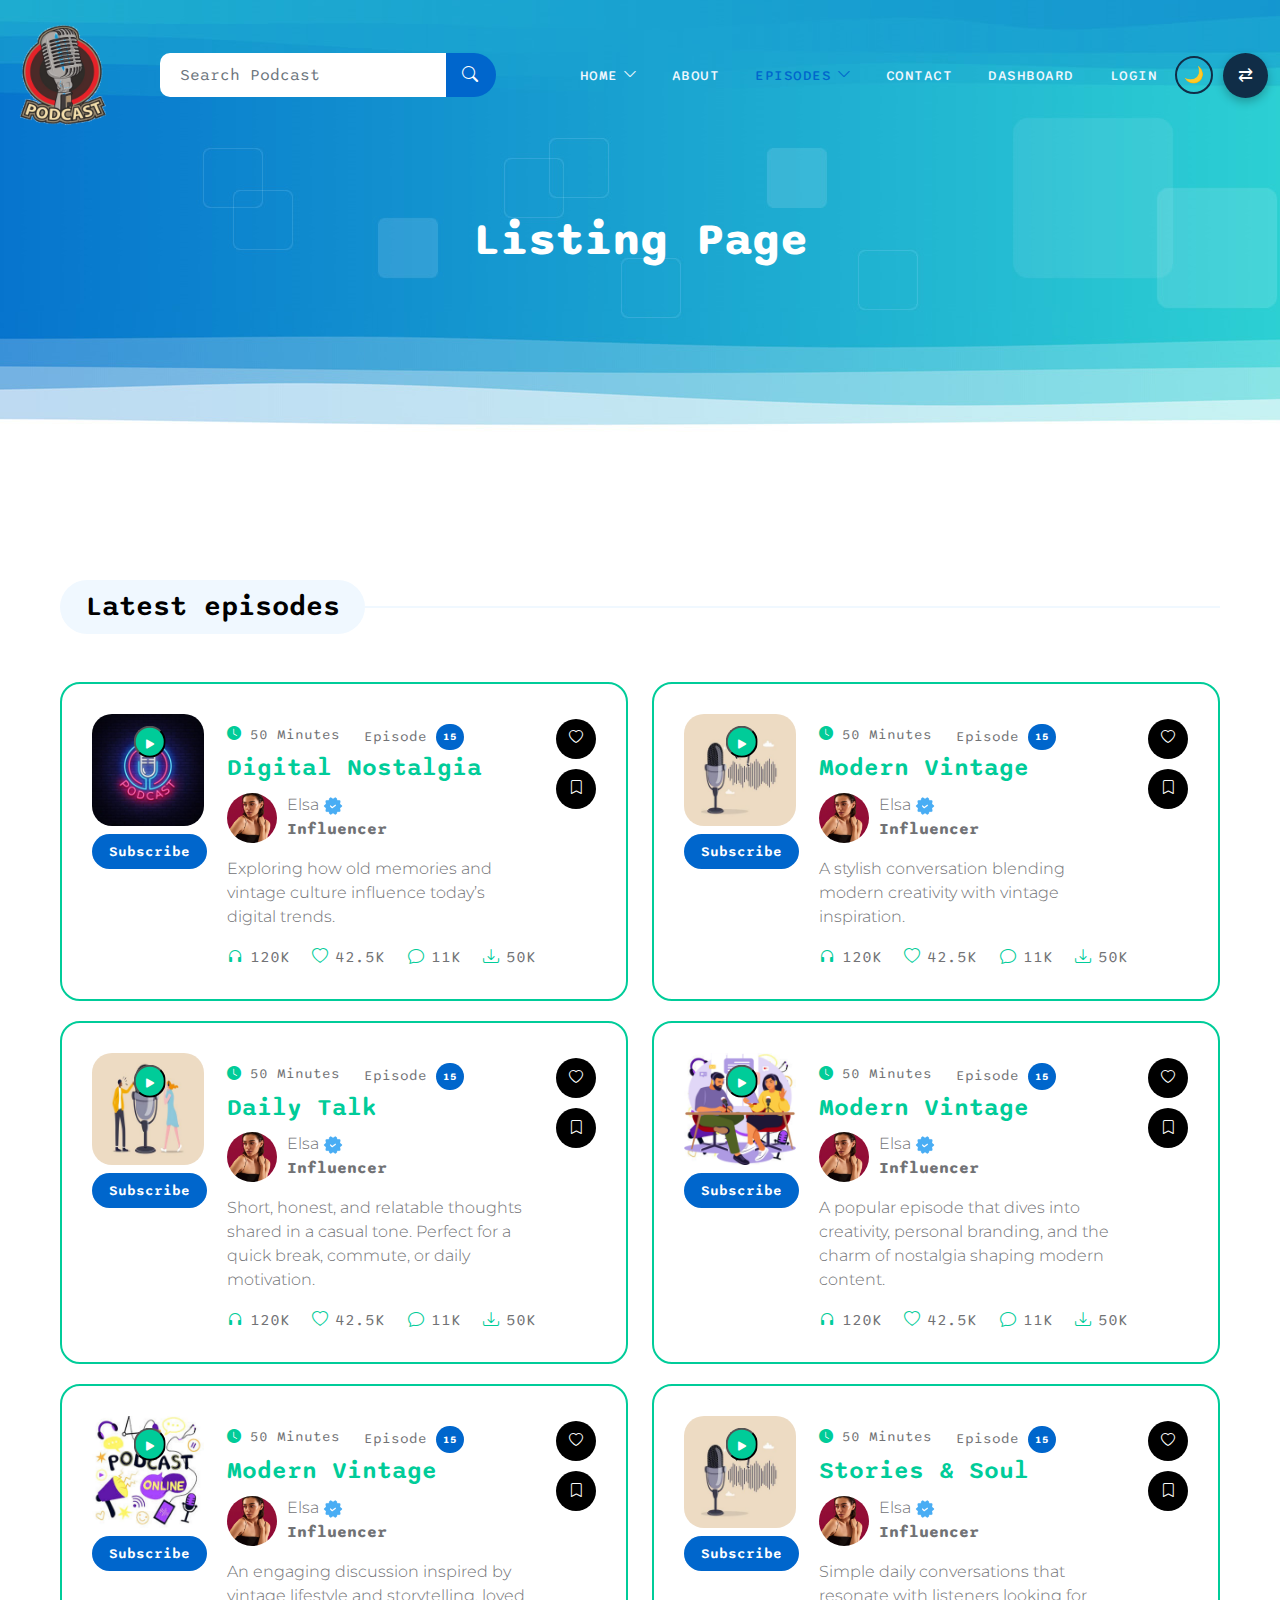
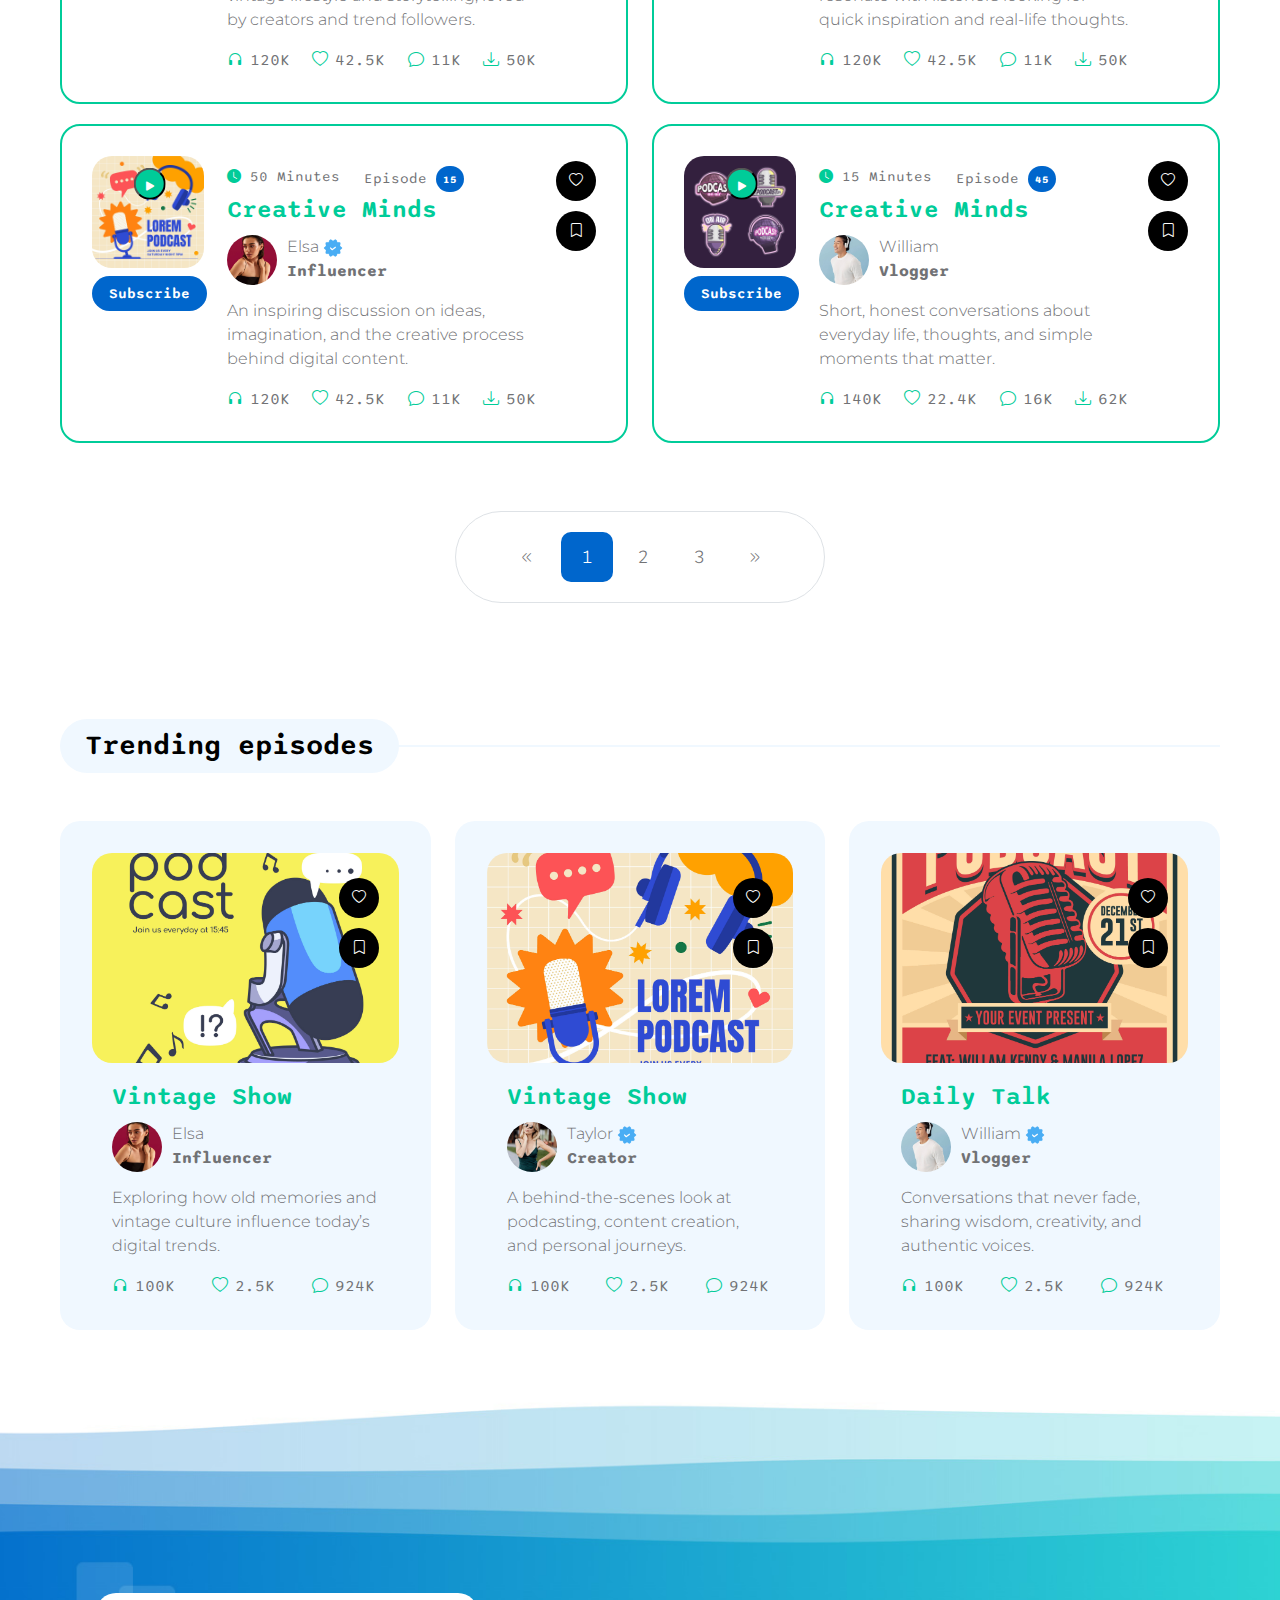
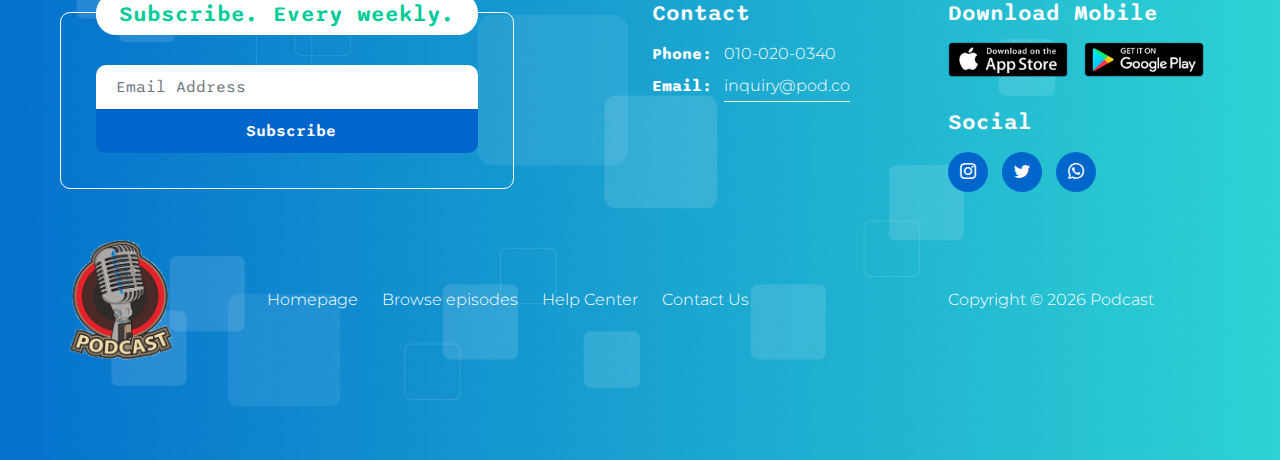
<file: listing-page.html>
<!doctype html>
<html lang="en">

<head>
    <meta charset="utf-8">
    <meta name="viewport" content="width=device-width, initial-scale=1">

    <meta name="description" content="">
    <meta name="author" content="">

    <title>Podcast - Listing Page</title>

    <!-- CSS FILES -->
    <link href="images/favicon.ico" rel="icon">
    <link rel="preconnect" href="https://fonts.googleapis.com">

    <link rel="preconnect" href="https://fonts.gstatic.com" crossorigin>

    <link
        href="https://fonts.googleapis.com/css2?family=Montserrat:wght@300;400&family=Sono:wght@200;300;400;500;700&display=swap"
        rel="stylesheet">

    <link rel="stylesheet" href="css/bootstrap.min.css">

    <link rel="stylesheet" href="css/bootstrap-icons.css">

    <link rel="stylesheet" href="css/owl.carousel.min.css">

    <link rel="stylesheet" href="css/owl.theme.default.min.css">

    <link href="css/templatemo-pod-talk.css" rel="stylesheet">
    <!--

TemplateMo 584 Pod Talk

https://templatemo.com/tm-584-pod-talk

-->
</head>

<body>

    <main>

        <nav class="navbar navbar-expand-lg">
            <div class="container-fluid">
                <a class="navbar-brand me-lg-5 me-0" href="index.html">
                    <img src="images/podcast-logo.png" class="logo-image img-fluid" alt="templatemo pod talk">
                </a>

                <form action="#" method="get" class="custom-form search-form flex-fill me-3" role="search">
                    <div class="input-group input-group-lg">
                        <input name="search" type="search" class="form-control" id="search" placeholder="Search Podcast"
                            aria-label="Search">

                        <button type="submit" class="form-control" id="submit">
                            <i class="bi-search"></i>
                        </button>
                    </div>
                </form>

                <button class="navbar-toggler" type="button" data-bs-toggle="collapse" data-bs-target="#navbarNav"
                    aria-controls="navbarNav" aria-expanded="false" aria-label="Toggle navigation">
                    <span class="navbar-toggler-icon"></span>
                </button>

                <div class="collapse navbar-collapse" id="navbarNav">
                    <ul class="navbar-nav ms-lg-auto">
                        <li class="nav-item dropdown">
                            <a class="nav-link dropdown-toggle" href="#" id="navbarLightDropdownMenuLink" role="button"
                                data-bs-toggle="dropdown" aria-expanded="false">Home</a>

                            <ul class="dropdown-menu dropdown-menu-light" aria-labelledby="navbarLightDropdownMenuLink">
                                <li><a class="dropdown-item" href="index.html">Home1</a></li>

                                <li><a class="dropdown-item" href="home2.html">Home2</a></li>
                            </ul>
                        </li>


                        <li class="nav-item">
                            <a class="nav-link" href="about.html">About</a>
                        </li>

                        <li class="nav-item dropdown">
                            <a class="nav-link dropdown-toggle active" href="#" id="navbarLightDropdownMenuLink" role="button"
                                data-bs-toggle="dropdown" aria-expanded="false">Episodes</a>

                            <ul class="dropdown-menu dropdown-menu-light" aria-labelledby="navbarLightDropdownMenuLink">
                                <li><a class="dropdown-item active" href="listing-page.html">Episodes Listing</a></li>

                                <li><a class="dropdown-item" href="detail-page.html">Episodes Details</a></li>
                            </ul>
                        </li>

                        <li class="nav-item">
                            <a class="nav-link" href="contact.html">Contact</a>
                        </li>
                        <li class="nav-item">
                            <a class="nav-link" href="admin-dashboard.html">Dashboard</a>
                        </li>
                         <li class="nav-item">
                            <a class="nav-link" href="login.html">Login</a>
                        </li>
                    </ul>
 <button id="theme-toggle" class="theme-btn" aria-label="Toggle theme">
                      🌙
                    </button>
                    <button id="rtl-toggle" class="rtl-btn" aria-label="Toggle RTL">
                      ⇄
                    </button>
                    
                </div>
            </div>
        </nav>


        <header class="site-header d-flex flex-column justify-content-center align-items-center">
            <div class="container">
                <div class="row">

                    <div class="col-lg-12 col-12 text-center">

                        <h2 class="mb-0">Listing Page</h2>
                    </div>

                </div>
            </div>
        </header>


        <section class="latest-podcast-section section-padding" id="section_2">
            <div class="container">
                <div class="row justify-content-center">

                    <div class="col-lg-12 col-12">
                        <div class="section-title-wrap mb-5">
                            <h4 class="section-title">Latest episodes</h4>
                        </div>
                    </div>

                    
                    <div class="col-lg-6 col-12 mb-4 mb-lg-0">
                        <div class="custom-block d-flex">
                            <div class="">
                                <div class="custom-block-image-wrap position-relative">
    <img src="images/podcast/podcast-4.png"
         class="custom-block-image img-fluid" alt="">

    <!-- Play button -->
    <button type="button"
            class="custom-block-icon"
            onclick="playAudio('audio-episode-15', this)">
        <i class="bi-play-fill"></i>
    </button>

    <!-- Audio element -->
    <audio id="audio-episode-15" preload="none">
        <source src="audio/episode-15.mp3" type="audio/mpeg">
        Your browser does not support audio.
    </audio>
</div>

                                <div class="mt-2">
                                    <a href="#" class="btn custom-btn">
                                        Subscribe
                                    </a>
                                </div>
                            </div>

                            <div class="custom-block-info">
                                <div class="custom-block-top d-flex mb-1">
                                    <small class="me-4">
                                        <i class="bi-clock-fill custom-icon"></i>
                                        50 Minutes
                                    </small>

                                    <small>Episode <span class="badge">15</span></small>
                                </div>

                                <h5 class="mb-2">
                                    <a href="detail-page.html">
                                        Digital Nostalgia
                                    </a>
                                </h5>

                                <div class="profile-block d-flex">
                                    <img src="images/profile/woman-posing-black-dress-medium-shot.jpg"
                                        class="profile-block-image img-fluid" alt="">

                                    <p>
                                        Elsa
                                        <img src="images/verified.png" class="verified-image img-fluid" alt="">
                                        <strong>Influencer</strong>
                                    </p>
                                </div>

                                <p class="mb-0">Exploring how old memories and vintage culture influence today’s digital trends.</p>

                                <div class="custom-block-bottom d-flex justify-content-between mt-3">
                                    <a href="#" class="bi-headphones me-1">
                                        <span>120k</span>
                                    </a>

                                    <a href="#" class="bi-heart me-1">
                                        <span>42.5k</span>
                                    </a>

                                    <a href="#" class="bi-chat me-1">
                                        <span>11k</span>
                                    </a>

                                    <a href="#" class="bi-download">
                                        <span>50k</span>
                                    </a>
                                </div>
                            </div>

                            <div class="d-flex flex-column ms-auto">
                                <a href="#" class="badge ms-auto">
                                    <i class="bi-heart"></i>
                                </a>

                                <a href="#" class="badge ms-auto">
                                    <i class="bi-bookmark"></i>
                                </a>
                            </div>
                        </div>
                    </div>
                    <div class="col-lg-6 col-12 mb-4 mb-lg-0">
                        <div class="custom-block d-flex">
                            <div class="">
                                <div class="custom-block-image-wrap position-relative">
    <img src="images/podcast/podcast-3.png"
         class="custom-block-image img-fluid" alt="">

    <!-- Play button -->
    <button type="button"
            class="custom-block-icon"
            onclick="playAudio('audio-episode-15', this)">
        <i class="bi-play-fill"></i>
    </button>

    <!-- Audio element -->
    <audio id="audio-episode-15" preload="none">
        <source src="audio/episode-15.mp3" type="audio/mpeg">
        Your browser does not support audio.
    </audio>
</div>

                                <div class="mt-2">
                                    <a href="#" class="btn custom-btn">
                                        Subscribe
                                    </a>
                                </div>
                            </div>

                            <div class="custom-block-info">
                                <div class="custom-block-top d-flex mb-1">
                                    <small class="me-4">
                                        <i class="bi-clock-fill custom-icon"></i>
                                        50 Minutes
                                    </small>

                                    <small>Episode <span class="badge">15</span></small>
                                </div>

                                <h5 class="mb-2">
                                    <a href="detail-page.html">
                                        Modern Vintage
                                    </a>
                                </h5>

                                <div class="profile-block d-flex">
                                    <img src="images/profile/woman-posing-black-dress-medium-shot.jpg"
                                        class="profile-block-image img-fluid" alt="">

                                    <p>
                                        Elsa
                                        <img src="images/verified.png" class="verified-image img-fluid" alt="">
                                        <strong>Influencer</strong>
                                    </p>
                                </div>

                                <p class="mb-0">A stylish conversation blending modern creativity with vintage inspiration. </p>

                                <div class="custom-block-bottom d-flex justify-content-between mt-3">
                                    <a href="#" class="bi-headphones me-1">
                                        <span>120k</span>
                                    </a>

                                    <a href="#" class="bi-heart me-1">
                                        <span>42.5k</span>
                                    </a>

                                    <a href="#" class="bi-chat me-1">
                                        <span>11k</span>
                                    </a>

                                    <a href="#" class="bi-download">
                                        <span>50k</span>
                                    </a>
                                </div>
                            </div>

                            <div class="d-flex flex-column ms-auto">
                                <a href="#" class="badge ms-auto">
                                    <i class="bi-heart"></i>
                                </a>

                                <a href="#" class="badge ms-auto">
                                    <i class="bi-bookmark"></i>
                                </a>
                            </div>
                        </div>
                    </div>
                    <div class="col-lg-6 col-12 mb-4 mb-lg-0">
                        <div class="custom-block d-flex">
                            <div class="">
                                <div class="custom-block-image-wrap position-relative">
    <img src="images/podcast/podcast-5.png"
         class="custom-block-image img-fluid" alt="">

    <!-- Play button -->
    <button type="button"
            class="custom-block-icon"
            onclick="playAudio('audio-episode-15', this)">
        <i class="bi-play-fill"></i>
    </button>

    <!-- Audio element -->
    <audio id="audio-episode-15" preload="none">
        <source src="audio/episode-15.mp3" type="audio/mpeg">
        Your browser does not support audio.
    </audio>
</div>

                                <div class="mt-2">
                                    <a href="#" class="btn custom-btn">
                                        Subscribe
                                    </a>
                                </div>
                            </div>

                            <div class="custom-block-info">
                                <div class="custom-block-top d-flex mb-1">
                                    <small class="me-4">
                                        <i class="bi-clock-fill custom-icon"></i>
                                        50 Minutes
                                    </small>

                                    <small>Episode <span class="badge">15</span></small>
                                </div>

                                <h5 class="mb-2">
                                    <a href="detail-page.html">
                                        Daily Talk
                                    </a>
                                </h5>

                                <div class="profile-block d-flex">
                                    <img src="images/profile/woman-posing-black-dress-medium-shot.jpg"
                                        class="profile-block-image img-fluid" alt="">

                                    <p>
                                        Elsa
                                        <img src="images/verified.png" class="verified-image img-fluid" alt="">
                                        <strong>Influencer</strong>
                                    </p>
                                </div>

                                <p class="mb-0">Short, honest, and relatable thoughts shared in a casual tone. Perfect for a quick break, commute, or daily motivation.</p>

                                <div class="custom-block-bottom d-flex justify-content-between mt-3">
                                    <a href="#" class="bi-headphones me-1">
                                        <span>120k</span>
                                    </a>

                                    <a href="#" class="bi-heart me-1">
                                        <span>42.5k</span>
                                    </a>

                                    <a href="#" class="bi-chat me-1">
                                        <span>11k</span>
                                    </a>

                                    <a href="#" class="bi-download">
                                        <span>50k</span>
                                    </a>
                                </div>
                            </div>

                            <div class="d-flex flex-column ms-auto">
                                <a href="#" class="badge ms-auto">
                                    <i class="bi-heart"></i>
                                </a>

                                <a href="#" class="badge ms-auto">
                                    <i class="bi-bookmark"></i>
                                </a>
                            </div>
                        </div>
                    </div>
                    <div class="col-lg-6 col-12 mb-4 mb-lg-0">
                        <div class="custom-block d-flex">
                            <div class="">
                                <div class="custom-block-image-wrap position-relative">
    <img src="images/podcast/podcast-2.png"
         class="custom-block-image img-fluid" alt="">

    <!-- Play button -->
    <button type="button"
            class="custom-block-icon"
            onclick="playAudio('audio-episode-15', this)">
        <i class="bi-play-fill"></i>
    </button>

    <!-- Audio element -->
    <audio id="audio-episode-15" preload="none">
        <source src="audio/episode-15.mp3" type="audio/mpeg">
        Your browser does not support audio.
    </audio>
</div>
                                <div class="mt-2">
                                    <a href="#" class="btn custom-btn">
                                        Subscribe
                                    </a>
                                </div>
                            </div>

                            <div class="custom-block-info">
                                <div class="custom-block-top d-flex mb-1">
                                    <small class="me-4">
                                        <i class="bi-clock-fill custom-icon"></i>
                                        50 Minutes
                                    </small>

                                    <small>Episode <span class="badge">15</span></small>
                                </div>

                                <h5 class="mb-2">
                                    <a href="detail-page.html">
                                        Modern Vintage
                                    </a>
                                </h5>

                                <div class="profile-block d-flex">
                                    <img src="images/profile/woman-posing-black-dress-medium-shot.jpg"
                                        class="profile-block-image img-fluid" alt="">

                                    <p>
                                        Elsa
                                        <img src="images/verified.png" class="verified-image img-fluid" alt="">
                                        <strong>Influencer</strong>
                                    </p>
                                </div>

                                <p class="mb-0">A popular episode that dives into creativity, personal branding, and the charm of nostalgia shaping modern content.</p>

                                <div class="custom-block-bottom d-flex justify-content-between mt-3">
                                    <a href="#" class="bi-headphones me-1">
                                        <span>120k</span>
                                    </a>

                                    <a href="#" class="bi-heart me-1">
                                        <span>42.5k</span>
                                    </a>

                                    <a href="#" class="bi-chat me-1">
                                        <span>11k</span>
                                    </a>

                                    <a href="#" class="bi-download">
                                        <span>50k</span>
                                    </a>
                                </div>
                            </div>

                            <div class="d-flex flex-column ms-auto">
                                <a href="#" class="badge ms-auto">
                                    <i class="bi-heart"></i>
                                </a>

                                <a href="#" class="badge ms-auto">
                                    <i class="bi-bookmark"></i>
                                </a>
                            </div>
                        </div>
                    </div>
                    <div class="col-lg-6 col-12 mb-4 mb-lg-0">
                        <div class="custom-block d-flex">
                            <div class="">
                                <div class="custom-block-image-wrap position-relative">
    <img src="images/podcast/podcast-1.png"
         class="custom-block-image img-fluid" alt="">

    <!-- Play button -->
    <button type="button"
            class="custom-block-icon"
            onclick="playAudio('audio-episode-15', this)">
        <i class="bi-play-fill"></i>
    </button>

    <!-- Audio element -->
    <audio id="audio-episode-15" preload="none">
        <source src="audio/episode-15.mp3" type="audio/mpeg">
        Your browser does not support audio.
    </audio>
</div>

                                <div class="mt-2">
                                    <a href="#" class="btn custom-btn">
                                        Subscribe
                                    </a>
                                </div>
                            </div>

                            <div class="custom-block-info">
                                <div class="custom-block-top d-flex mb-1">
                                    <small class="me-4">
                                        <i class="bi-clock-fill custom-icon"></i>
                                        50 Minutes
                                    </small>

                                    <small>Episode <span class="badge">15</span></small>
                                </div>

                                <h5 class="mb-2">
                                    <a href="detail-page.html">
                                        Modern Vintage
                                    </a>
                                </h5>

                                <div class="profile-block d-flex">
                                    <img src="images/profile/woman-posing-black-dress-medium-shot.jpg"
                                        class="profile-block-image img-fluid" alt="">

                                    <p>
                                        Elsa
                                        <img src="images/verified.png" class="verified-image img-fluid" alt="">
                                        <strong>Influencer</strong>
                                    </p>
                                </div>

                                <p class="mb-0">An engaging discussion inspired by vintage lifestyle and storytelling, loved by creators and trend followers.</p>

                                <div class="custom-block-bottom d-flex justify-content-between mt-3">
                                    <a href="#" class="bi-headphones me-1">
                                        <span>120k</span>
                                    </a>

                                    <a href="#" class="bi-heart me-1">
                                        <span>42.5k</span>
                                    </a>

                                    <a href="#" class="bi-chat me-1">
                                        <span>11k</span>
                                    </a>

                                    <a href="#" class="bi-download">
                                        <span>50k</span>
                                    </a>
                                </div>
                            </div>

                            <div class="d-flex flex-column ms-auto">
                                <a href="#" class="badge ms-auto">
                                    <i class="bi-heart"></i>
                                </a>

                                <a href="#" class="badge ms-auto">
                                    <i class="bi-bookmark"></i>
                                </a>
                            </div>
                        </div>
                    </div>
                    <div class="col-lg-6 col-12 mb-4 mb-lg-0">
                        <div class="custom-block d-flex">
                            <div class="">
                                <div class="custom-block-image-wrap position-relative">
    <img src="images/podcast/podcast-3.png"
         class="custom-block-image img-fluid" alt="">

    <!-- Play button -->
    <button type="button"
            class="custom-block-icon"
            onclick="playAudio('audio-episode-15', this)">
        <i class="bi-play-fill"></i>
    </button>

    <!-- Audio element -->
    <audio id="audio-episode-15" preload="none">
        <source src="audio/episode-15.mp3" type="audio/mpeg">
        Your browser does not support audio.
    </audio>
</div>

                                <div class="mt-2">
                                    <a href="#" class="btn custom-btn">
                                        Subscribe
                                    </a>
                                </div>
                            </div>

                            <div class="custom-block-info">
                                <div class="custom-block-top d-flex mb-1">
                                    <small class="me-4">
                                        <i class="bi-clock-fill custom-icon"></i>
                                        50 Minutes
                                    </small>

                                    <small>Episode <span class="badge">15</span></small>
                                </div>

                                <h5 class="mb-2">
                                    <a href="detail-page.html">
                                        Stories & Soul
                                    </a>
                                </h5>

                                <div class="profile-block d-flex">
                                    <img src="images/profile/woman-posing-black-dress-medium-shot.jpg"
                                        class="profile-block-image img-fluid" alt="">

                                    <p>
                                        Elsa
                                        <img src="images/verified.png" class="verified-image img-fluid" alt="">
                                        <strong>Influencer</strong>
                                    </p>
                                </div>

                                <p class="mb-0">Simple daily conversations that resonate with listeners looking for quick inspiration and real-life thoughts.</p>

                                <div class="custom-block-bottom d-flex justify-content-between mt-3">
                                    <a href="#" class="bi-headphones me-1">
                                        <span>120k</span>
                                    </a>

                                    <a href="#" class="bi-heart me-1">
                                        <span>42.5k</span>
                                    </a>

                                    <a href="#" class="bi-chat me-1">
                                        <span>11k</span>
                                    </a>

                                    <a href="#" class="bi-download">
                                        <span>50k</span>
                                    </a>
                                </div>
                            </div>

                            <div class="d-flex flex-column ms-auto">
                                <a href="#" class="badge ms-auto">
                                    <i class="bi-heart"></i>
                                </a>

                                <a href="#" class="badge ms-auto">
                                    <i class="bi-bookmark"></i>
                                </a>
                            </div>
                        </div>
                    </div>

                    <div class="col-lg-6 col-12 mb-4 mb-lg-0">
                        <div class="custom-block d-flex">
                            <div class="">
                                <div class="custom-block-image-wrap position-relative">
    <img src="images/podcast/27670664_7369753.jpg"
         class="custom-block-image img-fluid" alt="">

    <!-- Play button -->
    <button type="button"
            class="custom-block-icon"
            onclick="playAudio('audio-episode-15', this)">
        <i class="bi-play-fill"></i>
    </button>

    <!-- Audio element -->
    <audio id="audio-episode-15" preload="none">
        <source src="audio/episode-15.mp3" type="audio/mpeg">
        Your browser does not support audio.
    </audio>
</div>

                                <div class="mt-2">
                                    <a href="#" class="btn custom-btn">
                                        Subscribe
                                    </a>
                                </div>
                            </div>

                            <div class="custom-block-info">
                                <div class="custom-block-top d-flex mb-1">
                                    <small class="me-4">
                                        <i class="bi-clock-fill custom-icon"></i>
                                        50 Minutes
                                    </small>

                                    <small>Episode <span class="badge">15</span></small>
                                </div>

                                <h5 class="mb-2">
                                    <a href="detail-page.html">
                                        Creative Minds
                                    </a>
                                </h5>

                                <div class="profile-block d-flex">
                                    <img src="images/profile/woman-posing-black-dress-medium-shot.jpg"
                                        class="profile-block-image img-fluid" alt="">

                                    <p>
                                        Elsa
                                        <img src="images/verified.png" class="verified-image img-fluid" alt="">
                                        <strong>Influencer</strong>
                                    </p>
                                </div>

                                <p class="mb-0">An inspiring discussion on ideas, imagination, and the creative process behind digital content.</p>

                                <div class="custom-block-bottom d-flex justify-content-between mt-3">
                                    <a href="#" class="bi-headphones me-1">
                                        <span>120k</span>
                                    </a>

                                    <a href="#" class="bi-heart me-1">
                                        <span>42.5k</span>
                                    </a>

                                    <a href="#" class="bi-chat me-1">
                                        <span>11k</span>
                                    </a>

                                    <a href="#" class="bi-download">
                                        <span>50k</span>
                                    </a>
                                </div>
                            </div>

                            <div class="d-flex flex-column ms-auto">
                                <a href="#" class="badge ms-auto">
                                    <i class="bi-heart"></i>
                                </a>

                                <a href="#" class="badge ms-auto">
                                    <i class="bi-bookmark"></i>
                                </a>
                            </div>
                        </div>
                    </div>

                    <div class="col-lg-6 col-12">
                        <div class="custom-block d-flex">
                            <div class="">
                                <div class="custom-block-image-wrap position-relative">
    <img src="images/podcast/11683425_4790593.jpg"
         class="custom-block-image img-fluid" alt="">

    <!-- Play button -->
    <button type="button"
            class="custom-block-icon"
            onclick="playAudio('audio-episode-15', this)">
        <i class="bi-play-fill"></i>
    </button>

    <!-- Audio element -->
    <audio id="audio-episode-15" preload="none">
        <source src="audio/episode-15.mp3" type="audio/mpeg">
        Your browser does not support audio.
    </audio>
</div>

                                <div class="mt-2">
                                    <a href="#" class="btn custom-btn">
                                        Subscribe
                                    </a>
                                </div>
                            </div>

                            <div class="custom-block-info">
                                <div class="custom-block-top d-flex mb-1">
                                    <small class="me-4">
                                        <i class="bi-clock-fill custom-icon"></i>
                                        15 Minutes
                                    </small>

                                    <small>Episode <span class="badge">45</span></small>
                                </div>

                                <h5 class="mb-2">
                                    <a href="detail-page.html">
                                        Creative Minds
                                    </a>
                                </h5>

                                <div class="profile-block d-flex">
                                    <img src="images/profile/handsome-asian-man-listening-music-through-headphones.jpg"
                                        class="profile-block-image img-fluid" alt="">

                                    <p>William
                                        <strong>Vlogger</strong>
                                    </p>
                                </div>

                                <p class="mb-0">Short, honest conversations about everyday life, thoughts, and simple moments that matter.</p>

                                <div class="custom-block-bottom d-flex justify-content-between mt-3">
                                    <a href="#" class="bi-headphones me-1">
                                        <span>140k</span>
                                    </a>

                                    <a href="#" class="bi-heart me-1">
                                        <span>22.4k</span>
                                    </a>

                                    <a href="#" class="bi-chat me-1">
                                        <span>16k</span>
                                    </a>

                                    <a href="#" class="bi-download">
                                        <span>62k</span>
                                    </a>
                                </div>
                            </div>

                            <div class="d-flex flex-column ms-auto">
                                <a href="#" class="badge ms-auto">
                                    <i class="bi-heart"></i>
                                </a>

                                <a href="#" class="badge ms-auto">
                                    <i class="bi-bookmark"></i>
                                </a>
                            </div>
                        </div>
                    </div>

                    <div class="col-lg-4 col-12 mx-auto">
                        <nav aria-label="Page navigation example">
                            <ul class="pagination pagination-lg justify-content-center mt-5">
                                <li class="page-item">
                                    <a class="page-link" href="#" aria-label="Previous">
                                        <span aria-hidden="true">&laquo;</span>
                                    </a>
                                </li>

                                <li class="page-item active"><a class="page-link" href="#">1</a></li>

                                <li class="page-item"><a class="page-link" href="#">2</a></li>

                                <li class="page-item"><a class="page-link" href="#">3</a></li>

                                <li class="page-item">
                                    <a class="page-link" href="#" aria-label="Next">
                                        <span aria-hidden="true">&raquo;</span>
                                    </a>
                                </li>
                            </ul>
                        </nav>
                    </div>

                </div>
            </div>
        </section>


        <section class="trending-podcast-section section-padding pt-0">
            <div class="container">
                <div class="row">

                    <div class="col-lg-12 col-12">
                        <div class="section-title-wrap mb-5">
                            <h4 class="section-title">Trending episodes</h4>
                        </div>
                    </div>

                    <div class="col-lg-4 col-12 mb-4 mb-lg-0">
                        <div class="custom-block custom-block-full">
                            <div class="custom-block-image-wrap">
                                <a href="detail-page.html">
                                    <img src="images/podcast/27376480_7326766.jpg" class="custom-block-image img-fluid"
                                        alt="">
                                </a>
                            </div>

                            <div class="custom-block-info">
                                <h5 class="mb-2">
                                    <a href="detail-page.html">
                                        Vintage Show
                                    </a>
                                </h5>

                                <div class="profile-block d-flex">
                                    <img src="images/profile/woman-posing-black-dress-medium-shot.jpg"
                                        class="profile-block-image img-fluid" alt="">

                                    <p>Elsa
                                        <strong>Influencer</strong>
                                    </p>
                                </div>

                                <p class="mb-0">Exploring how old memories and vintage culture influence today’s digital trends.</p>

                                <div class="custom-block-bottom d-flex justify-content-between mt-3">
                                    <a href="#" class="bi-headphones me-1">
                                        <span>100k</span>
                                    </a>

                                    <a href="#" class="bi-heart me-1">
                                        <span>2.5k</span>
                                    </a>

                                    <a href="#" class="bi-chat me-1">
                                        <span>924k</span>
                                    </a>
                                </div>
                            </div>

                            <div class="social-share d-flex flex-column ms-auto">
                                <a href="#" class="badge ms-auto">
                                    <i class="bi-heart"></i>
                                </a>

                                <a href="#" class="badge ms-auto">
                                    <i class="bi-bookmark"></i>
                                </a>
                            </div>
                        </div>
                    </div>

                    <div class="col-lg-4 col-12 mb-4 mb-lg-0">
                        <div class="custom-block custom-block-full">
                            <div class="custom-block-image-wrap">
                                <a href="detail-page.html">
                                    <img src="images/podcast/27670664_7369753.jpg" class="custom-block-image img-fluid"
                                        alt="">
                                </a>
                            </div>

                            <div class="custom-block-info">
                                <h5 class="mb-2">
                                    <a href="detail-page.html">
                                        Vintage Show
                                    </a>
                                </h5>

                                <div class="profile-block d-flex">
                                    <img src="images/profile/cute-smiling-woman-outdoor-portrait.jpg"
                                        class="profile-block-image img-fluid" alt="">

                                    <p>
                                        Taylor
                                        <img src="images/verified.png" class="verified-image img-fluid" alt="">
                                        <strong>Creator</strong>
                                    </p>
                                </div>

                                <p class="mb-0">A behind-the-scenes look at podcasting, content creation, and personal journeys.</p>

                                <div class="custom-block-bottom d-flex justify-content-between mt-3">
                                    <a href="#" class="bi-headphones me-1">
                                        <span>100k</span>
                                    </a>

                                    <a href="#" class="bi-heart me-1">
                                        <span>2.5k</span>
                                    </a>

                                    <a href="#" class="bi-chat me-1">
                                        <span>924k</span>
                                    </a>
                                </div>
                            </div>

                            <div class="social-share d-flex flex-column ms-auto">
                                <a href="#" class="badge ms-auto">
                                    <i class="bi-heart"></i>
                                </a>

                                <a href="#" class="badge ms-auto">
                                    <i class="bi-bookmark"></i>
                                </a>
                            </div>
                        </div>
                    </div>

                    <div class="col-lg-4 col-12">
                        <div class="custom-block custom-block-full">
                            <div class="custom-block-image-wrap">
                                <a href="detail-page.html">
                                    <img src="images/podcast/12577967_02.jpg" class="custom-block-image img-fluid"
                                        alt="">
                                </a>
                            </div>

                            <div class="custom-block-info">
                                <h5 class="mb-2">
                                    <a href="detail-page.html">
                                        Daily Talk
                                    </a>
                                </h5>

                                <div class="profile-block d-flex">
                                    <img src="images/profile/handsome-asian-man-listening-music-through-headphones.jpg"
                                        class="profile-block-image img-fluid" alt="">

                                    <p>
                                        William
                                        <img src="images/verified.png" class="verified-image img-fluid" alt="">
                                        <strong>Vlogger</strong>
                                    </p>
                                </div>

                                <p class="mb-0">Conversations that never fade, sharing wisdom, creativity, and authentic voices.</p>

                                <div class="custom-block-bottom d-flex justify-content-between mt-3">
                                    <a href="#" class="bi-headphones me-1">
                                        <span>100k</span>
                                    </a>

                                    <a href="#" class="bi-heart me-1">
                                        <span>2.5k</span>
                                    </a>

                                    <a href="#" class="bi-chat me-1">
                                        <span>924k</span>
                                    </a>
                                </div>
                            </div>

                            <div class="social-share d-flex flex-column ms-auto">
                                <a href="#" class="badge ms-auto">
                                    <i class="bi-heart"></i>
                                </a>

                                <a href="#" class="badge ms-auto">
                                    <i class="bi-bookmark"></i>
                                </a>
                            </div>
                        </div>
                    </div>

                </div>
            </div>
        </section>
    </main>


    <footer class="site-footer">
        <div class="container">
            <div class="row">

                <div class="col-lg-6 col-12 mb-5 mb-lg-0">
                    <div class="subscribe-form-wrap">
                        <h6>Subscribe. Every weekly.</h6>

                        <form class="custom-form subscribe-form" action="#" method="get" role="form">
                            <input type="email" name="subscribe-email" id="subscribe-email" pattern="[^ @]*@[^ @]*"
                                class="form-control" placeholder="Email Address" required="">

                            <div class="col-lg-12 col-12">
                                <button type="submit" class="form-control" id="submit">Subscribe</button>
                            </div>
                        </form>
                    </div>
                </div>

                <div class="col-lg-3 col-md-6 col-12 mb-4 mb-md-0 mb-lg-0">
                    <h6 class="site-footer-title mb-3">Contact</h6>

                    <p class="mb-2"><strong class="d-inline me-2">Phone:</strong> 010-020-0340</p>

                    <p>
                        <strong class="d-inline me-2">Email:</strong>
                        <a href="#">inquiry@pod.co</a>
                    </p>
                </div>

                <div class="col-lg-3 col-md-6 col-12">
                    <h6 class="site-footer-title mb-3">Download Mobile</h6>

                    <div class="site-footer-thumb mb-4 pb-2">
                        <div class="d-flex flex-wrap">
                            <a href="#">
                                <img src="images/app-store.png" class="me-3 mb-2 mb-lg-0 img-fluid" alt="">
                            </a>

                            <a href="#">
                                <img src="images/play-store.png" class="img-fluid" alt="">
                            </a>
                        </div>
                    </div>

                    <h6 class="site-footer-title mb-3">Social</h6>

                    <ul class="social-icon">
                        <li class="social-icon-item">
                            <a href="#" class="social-icon-link bi-instagram"></a>
                        </li>

                        <li class="social-icon-item">
                            <a href="#" class="social-icon-link bi-twitter"></a>
                        </li>

                        <li class="social-icon-item">
                            <a href="#" class="social-icon-link bi-whatsapp"></a>
                        </li>
                    </ul>
                </div>

            </div>
        </div>

        <div class="container pt-5">
            <div class="row align-items-center">

                <div class="col-lg-2 col-md-3 col-12">
                    <a class="navbar-brand" href="index.html">
                        <img src="images/podcast-logo.png" class="logo-image img-fluid" alt="templatemo pod talk">
                    </a>
                </div>

                <div class="col-lg-7 col-md-9 col-12">
                    <ul class="site-footer-links">
                        <li class="site-footer-link-item">
                            <a href="#" class="site-footer-link">Homepage</a>
                        </li>

                        <li class="site-footer-link-item">
                            <a href="#" class="site-footer-link">Browse episodes</a>
                        </li>

                        <li class="site-footer-link-item">
                            <a href="#" class="site-footer-link">Help Center</a>
                        </li>

                        <li class="site-footer-link-item">
                            <a href="#" class="site-footer-link">Contact Us</a>
                        </li>
                    </ul>
                </div>

                <div class="col-lg-3 col-12">
                    <p class="copyright-text mb-0">Copyright © 2026 Podcast
                    </p>
                </div>
            </div>
        </div>
    </footer>

    <!-- JAVASCRIPT FILES -->
    <script src="js/jquery.min.js"></script>
    <script src="https://cdn.jsdelivr.net/npm/bootstrap@5.2.2/dist/js/bootstrap.bundle.min.js"></script>
    <script src="js/bootstrap.bundle.min.js"></script>
    
    <script src="js/owl.carousel.min.js"></script>
    <script src="js/custom.js"></script>
    <script src="https://code.jquery.com/jquery-3.6.0.min.js"></script>
    <script>
function playAudio(audioId, btn) {
    const audio = document.getElementById(audioId);
    const icon = btn.querySelector('i');

    if (audio.paused) {
        // stop other audios
        document.querySelectorAll('audio').forEach(a => {
            a.pause();
            a.currentTime = 0;
        });

        audio.play();
        icon.classList.remove('bi-play-fill');
        icon.classList.add('bi-pause-fill');
    } else {
        audio.pause();
        icon.classList.remove('bi-pause-fill');
        icon.classList.add('bi-play-fill');
    }
}
</script>
    <script>
document.addEventListener("DOMContentLoaded", function () {

  // Mobile dropdown click toggle
  document.querySelectorAll('.navbar .dropdown-toggle')
    .forEach(function (toggle) {

      toggle.addEventListener('click', function (e) {

        if (window.innerWidth < 992) {
          e.preventDefault();

          const menu = this.nextElementSibling;

          // close other dropdowns
          document.querySelectorAll('.navbar .dropdown-menu.show')
            .forEach(function (openMenu) {
              if (openMenu !== menu) {
                openMenu.classList.remove('show');
              }
            });

          menu.classList.toggle('show');
        }
      });

    });

  // When navbar closes → close all dropdowns automatically
  const navbar = document.getElementById('navbarNav');
  navbar.addEventListener('hidden.bs.collapse', function () {
    document.querySelectorAll('.navbar .dropdown-menu.show')
      .forEach(menu => menu.classList.remove('show'));
  });

});
</script>

</body>
    

</html>
</file>
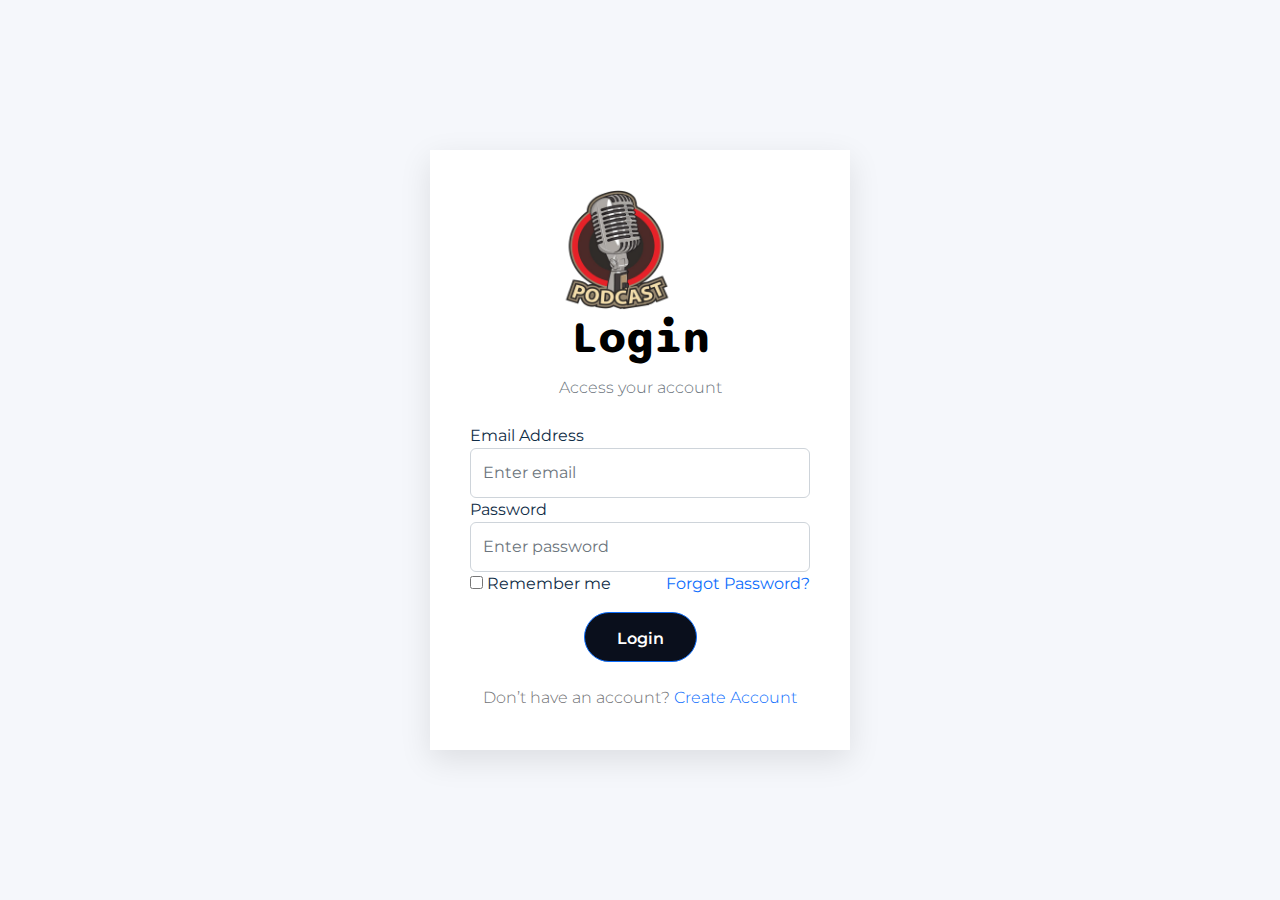
<file: login.html>
<!doctype html>
<html lang="en">

<head>
    <meta charset="utf-8">
    <meta name="viewport" content="width=device-width, initial-scale=1">

    <meta name="description" content="">
    <meta name="author" content="">

    <title>Podcast - Contact Page</title>

    <!-- CSS FILES -->
    <link rel="preconnect" href="https://fonts.googleapis.com">

    <link rel="preconnect" href="https://fonts.gstatic.com" crossorigin>

    <link
        href="https://fonts.googleapis.com/css2?family=Montserrat:wght@300;400&family=Sono:wght@200;300;400;500;700&display=swap"
        rel="stylesheet">

    <link rel="stylesheet" href="css/bootstrap.min.css">

    <link rel="stylesheet" href="css/bootstrap-icons.css">

    <link rel="stylesheet" href="css/owl.carousel.min.css">

    <link rel="stylesheet" href="css/owl.theme.default.min.css">

    <link href="css/templatemo-pod-talk.css" rel="stylesheet">
    <!--

TemplateMo 584 Pod Talk

https://templatemo.com/tm-584-pod-talk

-->
</head>

<body>

   <!-- ===== LOGIN CONTENT START ===== -->
<div class="login-wrapper">
    <div class="login-box text-center">
        <a class="navbar-brand me-lg-5 me-0" href="index.html">
                    <img src="images/podcast-logo.png" class="logo-image img-fluid" alt="templatemo pod talk">
                </a>
        <h2>Login</h2>
        <p class="text-muted mb-4">Access your account</p>

        <form>
            <div class="form-group text-left">
                <label>Email Address</label>
                <input type="email" class="form-control" placeholder="Enter email">
            </div>

            <div class="form-group text-left">
                <label>Password</label>
                <input type="password" class="form-control" placeholder="Enter password">
            </div>

            <div class="d-flex justify-content-between mb-3">
                <div>
                    <input type="checkbox" id="remember">
                    <label for="remember"> Remember me</label>
                </div>
                <a href="#" class="text-primary">Forgot Password?</a>
            </div>

            <button type="submit" class="btn btn-primary btn-block">
                Login
            </button>

            <p class="mt-4 mb-0">
                Don’t have an account?
                <a href="register.html" class="text-primary font-weight-bold">
                    Create Account
                </a>
            </p>
        </form>
    </div>
</div>
<!-- ===== LOGIN CONTENT END ===== -->


    
    

    <!-- JAVASCRIPT FILES -->
    <script src="js/jquery.min.js"></script>
    <script src="js/bootstrap.bundle.min.js"></script>
    <script src="js/owl.carousel.min.js"></script>
    <script src="js/custom.js"></script>

</body>

</html>
</file>
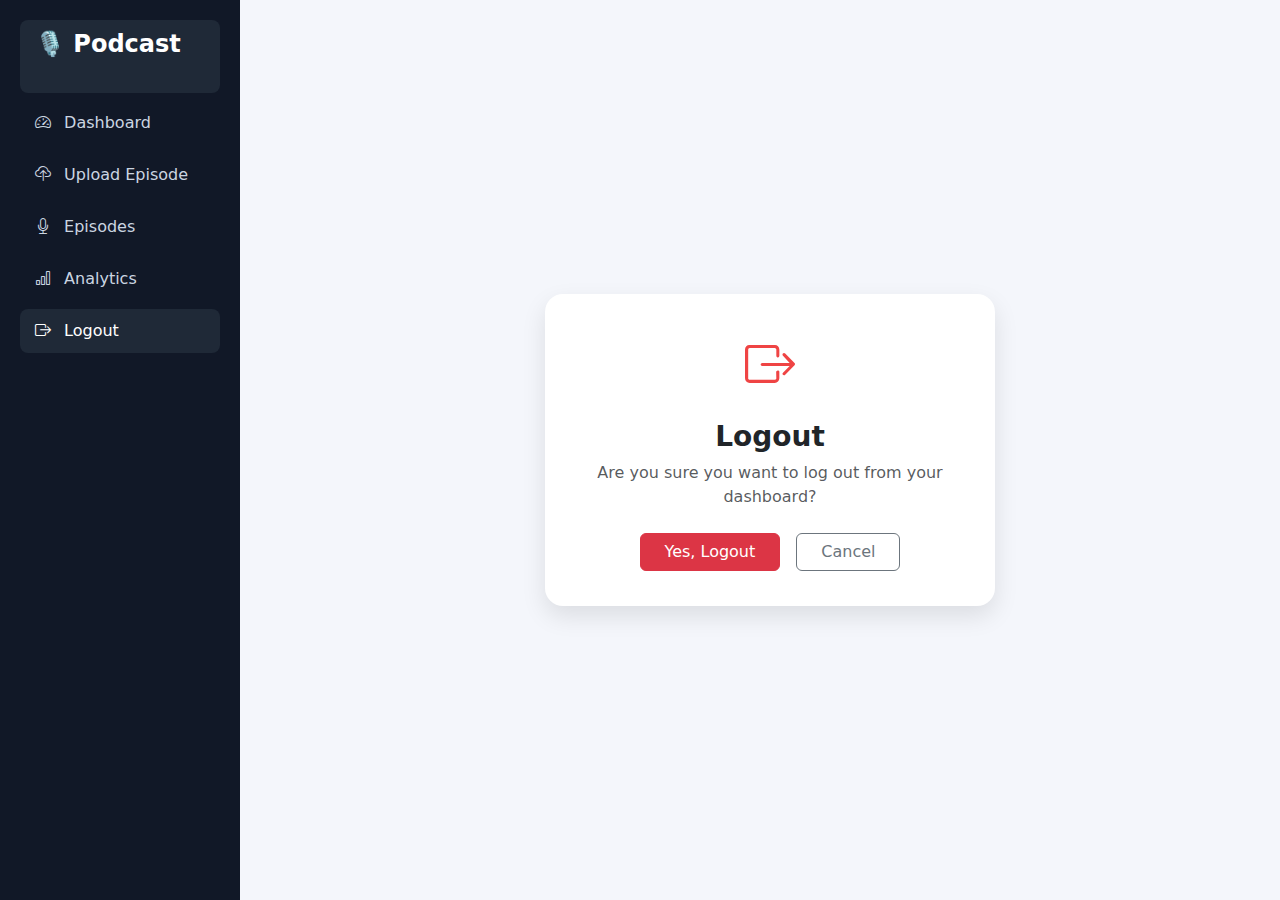
<file: logout.html>
<!DOCTYPE html>
<html lang="en">
<head>
<meta charset="UTF-8">
<title>Logout</title>

<!-- Bootstrap -->
<link href="images/favicon.ico" rel="icon">
<link href="https://cdn.jsdelivr.net/npm/bootstrap@5.3.2/dist/css/bootstrap.min.css" rel="stylesheet">

<!-- Icons -->
<link href="https://cdn.jsdelivr.net/npm/bootstrap-icons/font/bootstrap-icons.css" rel="stylesheet">

<style>
body {
    background: #f4f6fb;
}

/* Sidebar */
.sidebar {
    height: 100vh;
    background: #111827;
    color: #fff;
    padding: 20px;
    position: fixed;
    width: 240px;
}

.sidebar h4 {
    font-weight: bold;
}

.sidebar a {
    display: block;
    color: #cbd5e1;
    text-decoration: none;
    padding: 10px 15px;
    border-radius: 8px;
    margin-bottom: 8px;
}

.sidebar a:hover,
.sidebar a.active {
    background: #1f2937;
    color: #fff;
}

/* Content */
.main-content {
    margin-left: 260px;
    padding: 40px;
}

/* Logout Card */
.logout-card {
    max-width: 450px;
    background: #fff;
    border-radius: 18px;
    padding: 35px;
    box-shadow: 0 10px 25px rgba(0,0,0,0.1);
}

.logout-icon {
    font-size: 50px;
    color: #ef4444;
}
</style>
</head>

<body>

<!-- Sidebar -->
<div class="sidebar">
    <a href="index.html" class="active"><h4 class="mb-4">🎙 Podcast</h4></a>

    <a href="admin-dashboard.html">
        <i class="bi bi-speedometer2 me-2"></i> Dashboard
    </a>

    <a href="upload-episode.html">
        <i class="bi bi-cloud-upload me-2"></i> Upload Episode
    </a>

    <a href="episodes.html">
        <i class="bi bi-mic me-2"></i> Episodes
    </a>

    <a href="analytics.html">
        <i class="bi bi-bar-chart me-2"></i> Analytics
    </a>

    <a href="logout.html" class="active">
        <i class="bi bi-box-arrow-right me-2"></i> Logout
    </a>
</div>

<!-- Main Content -->
<div class="main-content d-flex justify-content-center align-items-center" style="height: 100vh;">
    <div class="logout-card text-center">

        <div class="logout-icon mb-3">
            <i class="bi bi-box-arrow-right"></i>
        </div>

        <h3 class="fw-bold mb-2">Logout</h3>
        <p class="text-muted mb-4">
            Are you sure you want to log out from your dashboard?
        </p>

        <div class="d-flex justify-content-center gap-3">
            <a href="login.html" class="btn btn-danger px-4">
                Yes, Logout
            </a>
            <a href="admin-dashboard.html" class="btn btn-outline-secondary px-4">
                Cancel
            </a>
        </div>

    </div>
</div>

</body>
</html>
</file>
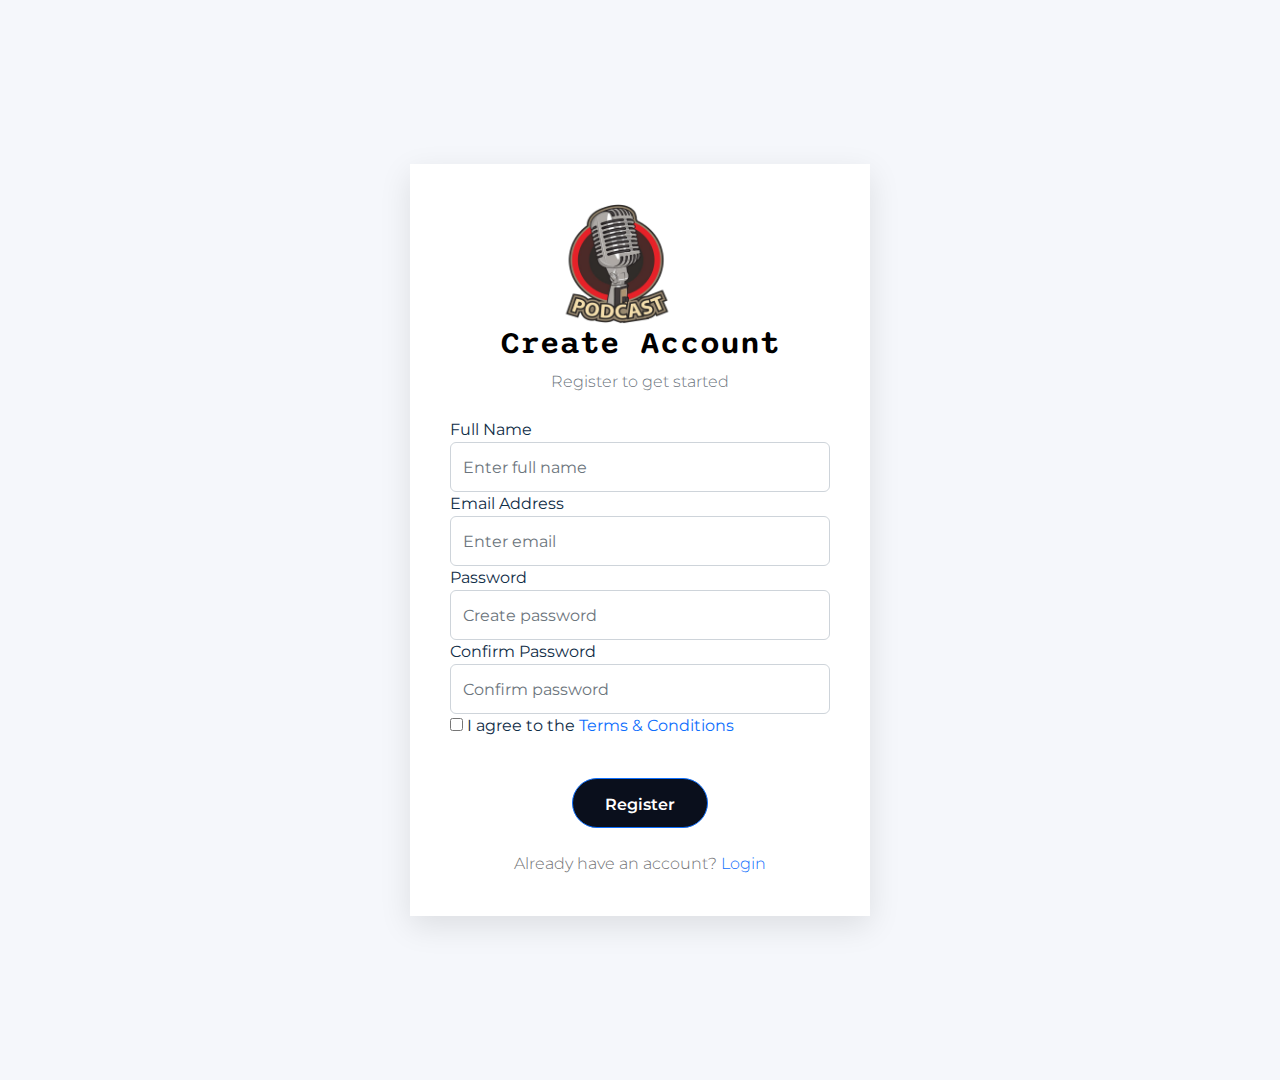
<file: register.html>
<!doctype html>
<html lang="en">

<head>
    <meta charset="utf-8">
    <meta name="viewport" content="width=device-width, initial-scale=1">

    <meta name="description" content="">
    <meta name="author" content="">

    <title>Podcast - Contact Page</title>

    <!-- CSS FILES -->
    <link rel="preconnect" href="https://fonts.googleapis.com">

    <link rel="preconnect" href="https://fonts.gstatic.com" crossorigin>

    <link
        href="https://fonts.googleapis.com/css2?family=Montserrat:wght@300;400&family=Sono:wght@200;300;400;500;700&display=swap"
        rel="stylesheet">

    <link rel="stylesheet" href="css/bootstrap.min.css">

    <link rel="stylesheet" href="css/bootstrap-icons.css">

    <link rel="stylesheet" href="css/owl.carousel.min.css">

    <link rel="stylesheet" href="css/owl.theme.default.min.css">

    <link href="css/templatemo-pod-talk.css" rel="stylesheet">
    <!--

TemplateMo 584 Pod Talk

https://templatemo.com/tm-584-pod-talk

-->
</head>

<body>

 <!-- ===== REGISTER CONTENT START ===== -->
<div class="register-wrapper">
    <div class="register-box text-center">
        <a class="navbar-brand me-lg-5 me-0" href="index.html">
                    <img src="images/podcast-logo.png" class="logo-image img-fluid" alt="templatemo pod talk">
                </a>
        <h3>Create Account</h3>
        <p class="text-muted mb-4">Register to get started</p>

        <form>
            <div class="form-group text-left">
                <label>Full Name</label>
                <input type="text" class="form-control" placeholder="Enter full name">
            </div>

            <div class="form-group text-left">
                <label>Email Address</label>
                <input type="email" class="form-control" placeholder="Enter email">
            </div>

            <div class="form-group text-left">
                <label>Password</label>
                <input type="password" class="form-control" placeholder="Create password">
            </div>

            <div class="form-group text-left">
                <label>Confirm Password</label>
                <input type="password" class="form-control" placeholder="Confirm password">
            </div>

            <div class="form-group text-left">
                <input type="checkbox" id="terms">
                <label for="terms">
                    I agree to the <a href="#" class="text-primary">Terms & Conditions</a>
                </label>
            </div>

            <button type="submit" class="btn btn-primary btn-block">
                Register
            </button>

            <p class="mt-4 mb-0">
                Already have an account?
                <a href="login.html" class="text-primary font-weight-bold">
                    Login
                </a>
            </p>
        </form>
    </div>
</div>
<!-- ===== REGISTER CONTENT END ===== -->


    
    

    <!-- JAVASCRIPT FILES -->
    <script src="js/jquery.min.js"></script>
    <script src="js/bootstrap.bundle.min.js"></script>
    <script src="js/owl.carousel.min.js"></script>
    <script src="js/custom.js"></script>

</body>

</html>
</file>
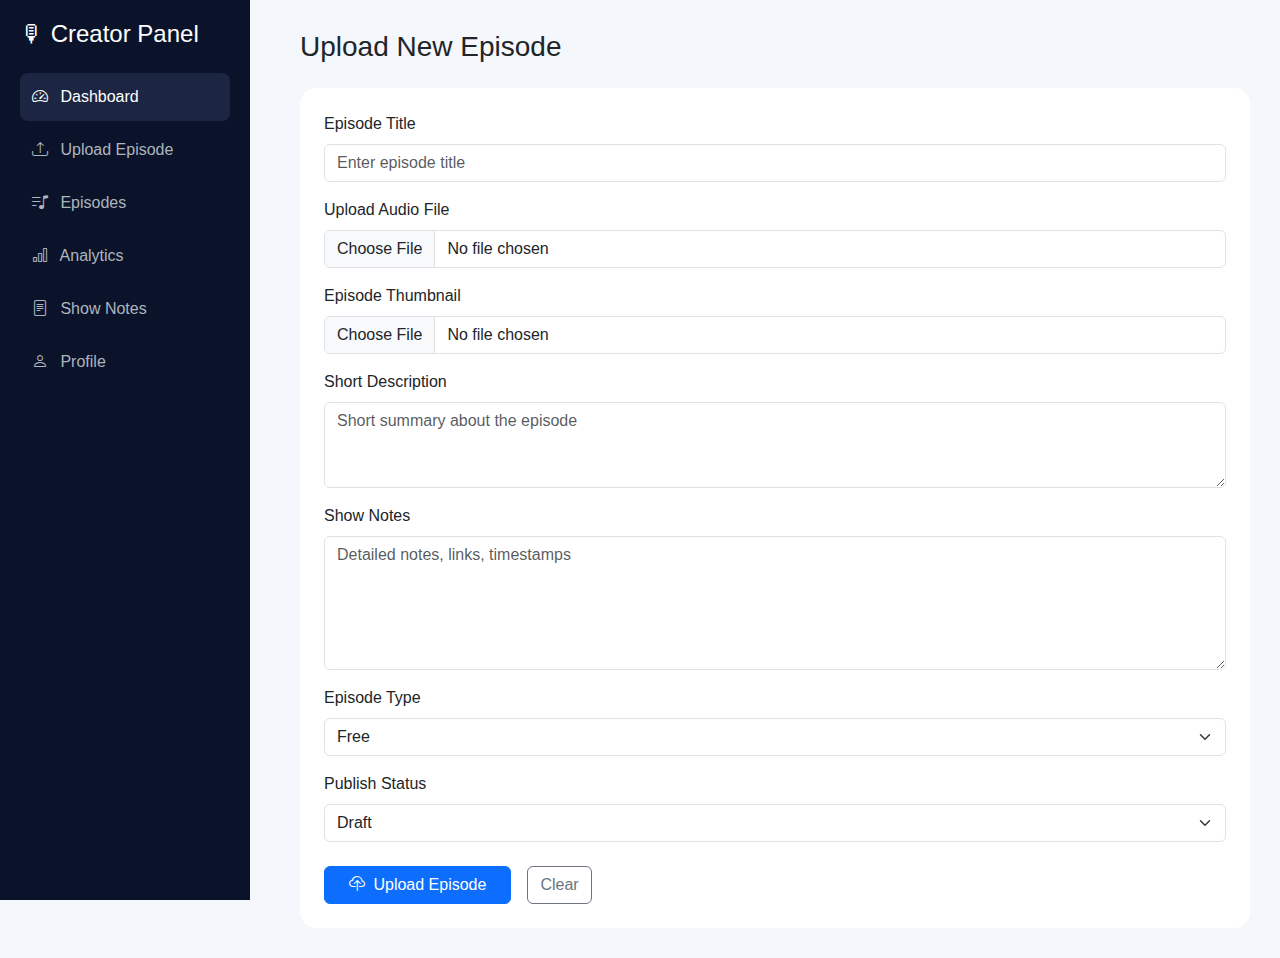
<file: shownotes.html>
<!DOCTYPE html>
<html lang="en">
<head>
    <meta charset="UTF-8">
    <title>Upload Episode</title>

    <!-- Bootstrap -->
    <link href="https://cdn.jsdelivr.net/npm/bootstrap@5.3.2/dist/css/bootstrap.min.css" rel="stylesheet">

    <!-- Icons -->
    <link href="https://cdn.jsdelivr.net/npm/bootstrap-icons/font/bootstrap-icons.css" rel="stylesheet">

    <style>
        body {
            background: #f4f7fb;
            font-family: 'Segoe UI', sans-serif;
        }
        .sidebar {
            width: 250px;
            height: 100vh;
            background: #0b132b;
            color: #fff;
            position: fixed;
            padding: 20px;
        }
        .sidebar a {
            display: block;
            color: #adb5bd;
            padding: 12px;
            text-decoration: none;
            border-radius: 8px;
            margin-bottom: 5px;
        }
        .sidebar a.active,
        .sidebar a:hover {
            background: #1c2541;
            color: #fff;
        }
        .main {
            margin-left: 270px;
            padding: 30px;
        }
        .card {
            border-radius: 16px;
            border: none;
        }
    </style>
</head>
<body>

<!-- Sidebar -->
<div class="sidebar">
    <h4 class="mb-4">🎙 Creator Panel</h4>
    <a href="admin-dashboard.html" class="active"><i class="bi bi-speedometer2 me-2"></i> Dashboard</a>
    <a href="upload-episode.html"><i class="bi bi-upload me-2"></i> Upload Episode</a>
    <a href="episodes.html"><i class="bi bi-music-note-list me-2"></i> Episodes</a>
    <a href="analytics.html"><i class="bi bi-bar-chart me-2"></i> Analytics</a>
    <a href="shownotes.html"><i class="bi bi-file-text me-2"></i> Show Notes</a>
    <a href="#"><i class="bi bi-person me-2"></i> Profile</a>
</div>

<!-- Main -->
<div class="main">

    <h3 class="mb-4">Upload New Episode</h3>

    <div class="card p-4">
        <form>

            <!-- Episode Title -->
            <div class="mb-3">
                <label class="form-label">Episode Title</label>
                <input type="text" class="form-control" placeholder="Enter episode title">
            </div>

            <!-- Audio Upload -->
            <div class="mb-3">
                <label class="form-label">Upload Audio File</label>
                <input type="file" class="form-control" accept="audio/*">
            </div>

            <!-- Thumbnail -->
            <div class="mb-3">
                <label class="form-label">Episode Thumbnail</label>
                <input type="file" class="form-control" accept="image/*">
            </div>

            <!-- Description -->
            <div class="mb-3">
                <label class="form-label">Short Description</label>
                <textarea class="form-control" rows="3" placeholder="Short summary about the episode"></textarea>
            </div>

            <!-- Show Notes -->
            <div class="mb-3">
                <label class="form-label">Show Notes</label>
                <textarea class="form-control" rows="5" placeholder="Detailed notes, links, timestamps"></textarea>
            </div>

            <!-- Episode Type -->
            <div class="mb-3">
                <label class="form-label">Episode Type</label>
                <select class="form-select">
                    <option>Free</option>
                    <option>Premium</option>
                </select>
            </div>

            <!-- Publish Status -->
            <div class="mb-4">
                <label class="form-label">Publish Status</label>
                <select class="form-select">
                    <option>Draft</option>
                    <option>Publish</option>
                </select>
            </div>

            <!-- Buttons -->
            <div class="d-flex gap-3">
                <button type="submit" class="btn btn-primary px-4">
                    <i class="bi bi-cloud-upload me-1"></i> Upload Episode
                </button>
                <button type="reset" class="btn btn-outline-secondary">
                    Clear
                </button>
            </div>

        </form>
    </div>

</div>

</body>
</html>
</file>
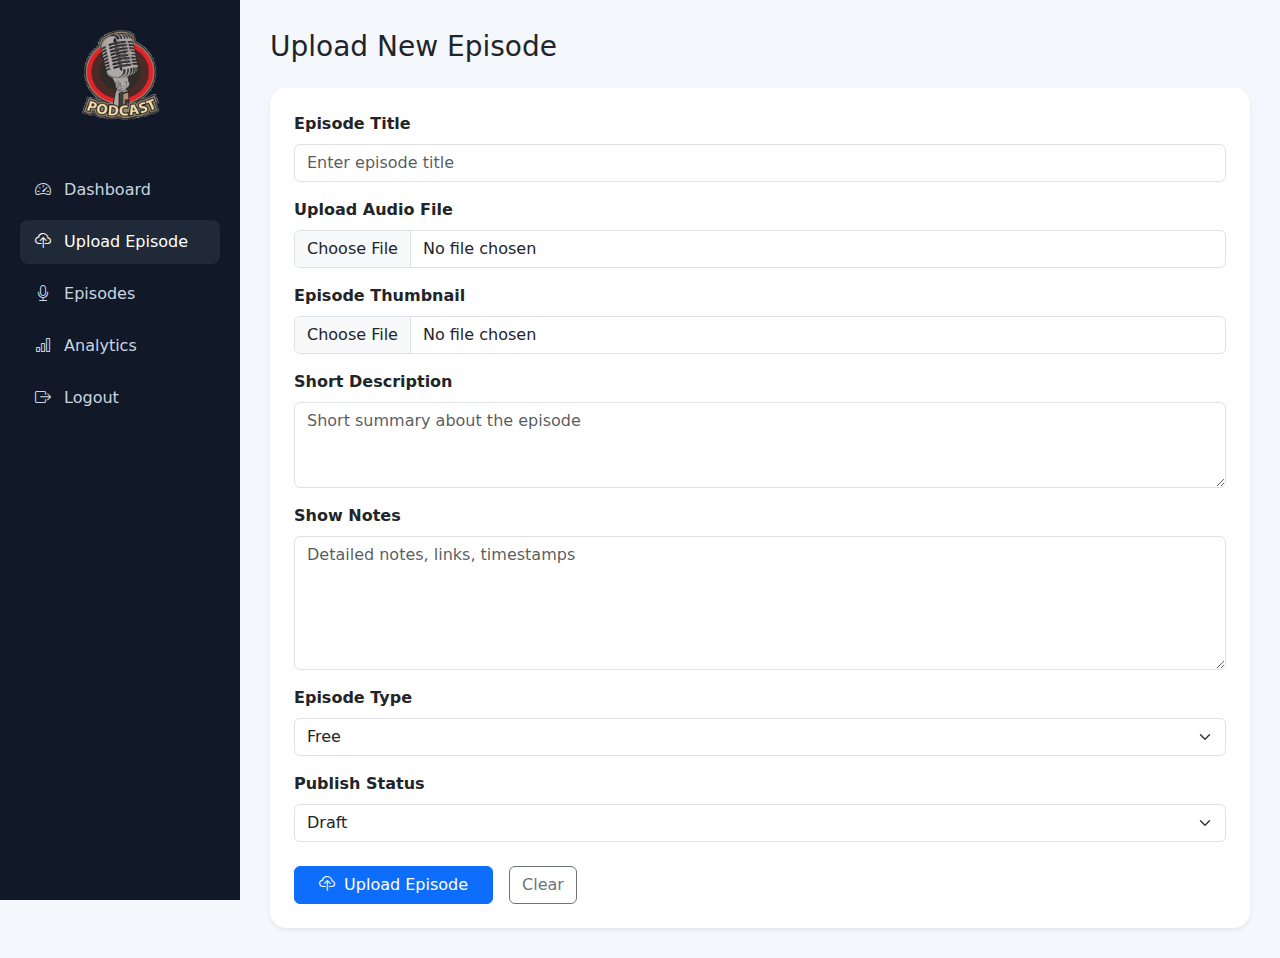
<file: upload-episode.html>
<!DOCTYPE html>
<html lang="en">
<head>
    <meta charset="UTF-8">
    <title>Upload Episode</title>
    <meta name="viewport" content="width=device-width, initial-scale=1">

    <!-- Bootstrap -->
    <link href="images/favicon.ico" rel="icon">
    <link href="https://cdn.jsdelivr.net/npm/bootstrap@5.3.2/dist/css/bootstrap.min.css" rel="stylesheet">

    <!-- Icons -->
    <link href="https://cdn.jsdelivr.net/npm/bootstrap-icons/font/bootstrap-icons.css" rel="stylesheet">

    <style>
        body {
            background: #f4f7fb;
        }

        /* ===== Desktop Sidebar ===== */
        .sidebar {
            height: 100vh;
            background: #111827;
            color: #fff;
            padding: 20px;
            position: fixed;
            width: 240px;
            display: flex;
            flex-direction: column;
        }

        .sidebar .brand-logo {
            text-align: center;
            margin-bottom: 30px;
        }

        .sidebar .brand-logo img {
            width: 90px;
        }

        .sidebar a {
            color: #cbd5e1;
            text-decoration: none;
            padding: 10px 15px;
            border-radius: 8px;
            margin-bottom: 8px;
            display: block;
        }

        .sidebar a:hover,
        .sidebar a.active {
            background: #1f2937;
            color: #fff;
        }

        /* ===== Main Content ===== */
        .main {
            margin-left: 240px;
            padding: 30px;
        }

        .card {
            border-radius: 16px;
            border: none;
        }

        /* ===== Mobile View ===== */
        @media (max-width: 768px) {

            .sidebar {
                display: none !important;
            }

            .main {
                margin-left: 0;
                padding: 20px;
            }
        }

        /* Offcanvas links */
        .offcanvas a {
            color: #fff;
            text-decoration: none;
            display: block;
            margin-bottom: 15px;
        }

        .offcanvas a:hover {
            opacity: 0.8;
        }
        .offcanvas-body a.active {
            background: #1f2937;
            color: #fff;
            padding: 10px 0px;
        }

    </style>
</head>
<body>

<!-- ===== Mobile Navbar ===== -->
<nav class="navbar navbar-light bg-white shadow-sm d-lg-none">
    <div class="container-fluid">

        <button class="btn btn-dark" type="button"
            data-bs-toggle="offcanvas"
            data-bs-target="#mobileSidebar">
            <i class="bi bi-list"></i>
        </button>

        <!-- LOGO -->
        <a href="index.html" class="navbar-brand">
            <img src="images/podcast-logo.png"
                 alt="Logo"
                 style="height:40px;">
        </a>

    </div>
</nav>

<!-- ===== Desktop Sidebar ===== -->
<div class="sidebar d-none d-md-flex">
    <div class="brand-logo">
        <a href="index.html">
            <img src="images/podcast-logo.png" alt="Brand Logo">
        </a>
    </div>

    <a href="admin-dashboard.html">
        <i class="bi bi-speedometer2 me-2"></i> Dashboard
    </a>

    <a href="upload-episode.html" class="active">
        <i class="bi bi-cloud-upload me-2"></i> Upload Episode
    </a>

    <a href="episodes.html">
        <i class="bi bi-mic me-2"></i> Episodes
    </a>

    <a href="analytics.html">
        <i class="bi bi-bar-chart me-2"></i> Analytics
    </a>

    <a href="logout.html">
        <i class="bi bi-box-arrow-right me-2"></i> Logout
    </a>
</div>

<!-- ===== Mobile Sidebar (Offcanvas) ===== -->
<div class="offcanvas offcanvas-start bg-dark text-white" tabindex="-1" id="mobileSidebar">
    <div class="offcanvas-header">
        <h5 class="offcanvas-title"></h5>
        <button type="button" class="btn-close btn-close-white" data-bs-dismiss="offcanvas"></button>
    </div>
    <div class="offcanvas-body">

        <a href="admin-dashboard.html">
            <i class="bi bi-speedometer2 me-2"></i> Dashboard
        </a>

        <a class="active" href="upload-episode.html">
            <i class="bi bi-cloud-upload me-2"></i> Upload Episode
        </a>

        <a href="episodes.html">
            <i class="bi bi-mic me-2"></i> Episodes
        </a>

        <a href="analytics.html">
            <i class="bi bi-bar-chart me-2"></i> Analytics
        </a>

        <a href="logout.html">
            <i class="bi bi-box-arrow-right me-2"></i> Logout
        </a>

    </div>
</div>

<!-- ===== Main Content ===== -->
<div class="main">

    <h3 class="mb-4">Upload New Episode</h3>

    <div class="card p-4 shadow-sm">
        <form>

            <div class="mb-3">
                <label class="form-label fw-semibold">Episode Title</label>
                <input type="text" class="form-control" placeholder="Enter episode title">
            </div>

            <div class="mb-3">
                <label class="form-label fw-semibold">Upload Audio File</label>
                <input type="file" class="form-control" accept="audio/*">
            </div>

            <div class="mb-3">
                <label class="form-label fw-semibold">Episode Thumbnail</label>
                <input type="file" class="form-control" accept="image/*">
            </div>

            <div class="mb-3">
                <label class="form-label fw-semibold">Short Description</label>
                <textarea class="form-control" rows="3" placeholder="Short summary about the episode"></textarea>
            </div>

            <div class="mb-3">
                <label class="form-label fw-semibold">Show Notes</label>
                <textarea class="form-control" rows="5" placeholder="Detailed notes, links, timestamps"></textarea>
            </div>

            <div class="mb-3">
                <label class="form-label fw-semibold">Episode Type</label>
                <select class="form-select">
                    <option>Free</option>
                    <option>Premium</option>
                </select>
            </div>

            <div class="mb-4">
                <label class="form-label fw-semibold">Publish Status</label>
                <select class="form-select">
                    <option>Draft</option>
                    <option>Publish</option>
                </select>
            </div>

            <div class="d-flex gap-3 flex-wrap">
                <button type="submit" class="btn btn-primary px-4">
                    <i class="bi bi-cloud-upload me-1"></i> Upload Episode
                </button>
                <button type="reset" class="btn btn-outline-secondary">
                    Clear
                </button>
            </div>

        </form>
    </div>

</div>

<!-- Bootstrap JS -->
<script src="https://cdn.jsdelivr.net/npm/bootstrap@5.3.2/dist/js/bootstrap.bundle.min.js"></script>

</body>
</html>
</file>
<file: css/templatemo-pod-talk.css>
/*

TemplateMo 584 Pod Talk

https://templatemo.com/tm-584-pod-talk

*/



/*---------------------------------------
  CUSTOM PROPERTIES ( VARIABLES )             
-----------------------------------------*/
:root {
  --white-color:                  #ffffff;
  --primary-color:                #00CC99;
  --secondary-color:              #0066CC;
  --section-bg-color:             #f0f8ff;
  --custom-btn-bg-color:          #0066CC;
  --custom-btn-bg-hover-color:    #00CC99;
  --dark-color:                   #000000;
  --p-color:                      #717275;
  --border-color:                 #7fffd4;
  --link-hover-color:             #0066CC;

  --body-font-family:             'Montserrat', sans-serif;
  --title-font-family:            'Sono', sans-serif;

  --h1-font-size:                 58px;
  --h2-font-size:                 46px;
  --h3-font-size:                 32px;
  --h4-font-size:                 28px;
  --h5-font-size:                 24px;
  --h6-font-size:                 22px;
  --p-font-size:                  16px;
  --menu-font-size:               14px;

  --border-radius-large:          100px;
  --border-radius-medium:         20px;
  --border-radius-small:          10px;

  --font-weight-light:            300;
  --font-weight-normal:           400;
  --font-weight-medium:           500;
  --font-weight-semibold:         600;
  --font-weight-bold:             700;
}

body {
  background-color: var(--white-color);
  font-family: var(--body-font-family); 
}


/*---------------------------------------
  TYPOGRAPHY               
-----------------------------------------*/

h2,
h3,
h4,
h5,
h6 {
  color: var(--dark-color);
}

h1,
h2,
h3,
h4,
h5,
h6 {
  font-family: var(--title-font-family); 
  font-weight: var(--font-weight-semibold);
}

h1 {
  font-size: var(--h1-font-size);
  font-weight: var(--font-weight-bold);
}

h2 {
  font-size: var(--h2-font-size);
  font-weight: var(--font-weight-bold);
}

h3 {
  font-size: var(--h3-font-size);
}

h4 {
  font-size: var(--h4-font-size);
}

h5 {
  font-size: var(--h5-font-size);
}

h6 {
  font-size: var(--h6-font-size);
}

p {
  color: var(--p-color);
  font-size: var(--p-font-size);
  font-weight: var(--font-weight-light);
}

ul li {
  color: var(--p-color);
  font-size: var(--p-font-size);
  font-weight: var(--font-weight-light);
}

a, 
button {
  touch-action: manipulation;
  transition: all 0.3s;
}

a {
  display: inline-block;
  color: var(--primary-color);
  text-decoration: none;
}

a:hover {
  color: var(--link-hover-color);
}

b,
strong {
  font-weight: var(--font-weight-bold);
}

::selection {
  background-color: var(--primary-color);
  color: var(--white-color);
}


/*---------------------------------------
  SECTION               
-----------------------------------------*/
.section-title-wrap {
  position: relative;
}

.section-title-wrap::after {
  content: "";
  background: var(--section-bg-color);
  width: 100%;
  height: 2px;
  position: absolute;
  top: 50%;
  left: 50%;
  transform: translate(-50%, -50%);
  pointer-events: none;
}

.section-title {
  background: var(--section-bg-color);
  border-radius: var(--border-radius-large);
  display: inline-block;
  position: relative;
  z-index: 2;
  margin-bottom: 0;
  padding: 10px 25px;
}

.section-padding {
  padding-top: 100px;
  padding-bottom: 100px;
}

main {
  position: relative;
  z-index: 1;
}

.section-bg {
  background-color: var(--section-bg-color);
}

.section-overlay {
  background-color: var(--primary-color);
  position: absolute;
  top: 0;
  left: 0;
  pointer-events: none;
  width: 100%;
  height: 100%;
  opacity: 0.85;
}

.section-overlay + .container {
  position: relative;
}


/*---------------------------------------
  CUSTOM ICON COLOR               
-----------------------------------------*/
.custom-icon {
  color: var(--primary-color);
}


/*---------------------------------------
  CUSTOM BUTTON               
-----------------------------------------*/
.custom-btn {
  background: var(--custom-btn-bg-color);
  border: 2px solid transparent;
  border-radius: var(--border-radius-large);
  color: var(--white-color);
  font-family: var(--title-font-family);
  font-size: var(--p-font-size);
  font-weight: var(--font-weight-semibold);
  line-height: normal;
  transition: all 0.3s;
  padding: 10px 20px;
}

.custom-btn:hover {
  background: var(--custom-btn-bg-hover-color);
  color: var(--white-color);
}

.custom-border-btn {
  background: transparent;
  border: 2px solid var(--custom-btn-bg-color);
  color: var(--custom-btn-bg-color);
}

.custom-border-btn:hover {
  background: var(--custom-btn-bg-color);
  border-color: transparent;
  color: var(--primary-color);
}

.custom-btn-bg-white {
  border-color: var(--white-color);
  color: var(--white-color);
}


/*---------------------------------------
  SITE HEADER              
-----------------------------------------*/
.site-header {
  background-image: url('../images/templatemo-wave-header.jpg'), linear-gradient(#348CD2, #FFFFFF);;
  background-repeat: no-repeat;
  background-size: cover;
  background-position: center;
  min-height: 480px;
  position: relative;
}

.site-header h2 {
  color: var(--white-color);
}


/*---------------------------------------
  NAVIGATION              
-----------------------------------------*/
.navbar {
  background-color: transparent;
  position: absolute;
  top: 0;
  right: 0;
  left: 0;
  z-index: 9;
  padding-top: 20px;
  padding-bottom: 20px;
}

.navbar .navbar-brand,
.navbar .navbar-brand:hover {
  color: var(--white-color);
}

.navbar .logo-image {
  width: 100px;
}

.logo-image {
  width: 120px;
  height: auto;
}

.navbar-brand,
.navbar-brand:hover {
  font-size: var(--h3-font-size);
  font-weight: var(--font-weight-bold);
  display: inline-block;
}

.navbar-brand span {
  font-family: var(--title-font-family);
}

.navbar-nav .nav-link {
  display: inline-block;
  color: var(--section-bg-color);
  font-family: var(--title-font-family); 
  font-size: var(--menu-font-size);
  font-weight: var(--font-weight-medium);
  text-transform: uppercase;
  letter-spacing: 0.5px;
  position: relative;
  padding-top: 15px;
  padding-bottom: 15px;
}

.navbar-expand-lg .navbar-nav .nav-link {
  padding-right: 18px;
  padding-left: 18px;
}

.navbar-nav .nav-link.active, 
.navbar-nav .nav-link:hover {
  color: var(--secondary-color);
}

.navbar .dropdown-menu {
  background: var(--white-color);
  box-shadow: 0 1rem 3rem rgba(0,0,0,.175);
  border: 0;
  display: inherit;
  opacity: 0;
  min-width: 9rem;
  margin-top: 20px;
  padding: 13px 0 10px 0;
  transition: all 0.3s;
  pointer-events: none;
}

.navbar .dropdown-menu::before {
  content: "";
  width: 0;
  height: 0;
  border-left: 20px solid transparent;
  border-right: 20px solid transparent;
  border-bottom: 15px solid var(--white-color);
  position: absolute;
  top: -10px;
  left: 10px;
}

.navbar .dropdown-item {
  display: inline-block;
  color: var(--p-bg-color);
  font-family: var(--title-font-family); 
  font-size: var(--menu-font-size);
  font-weight: var(--font-weight-medium);
  text-transform: uppercase;
  letter-spacing: 0.5px;
  position: relative;
}

.navbar .dropdown-item.active, 
.navbar .dropdown-item:active,
.navbar .dropdown-item:focus, 
.navbar .dropdown-item:hover {
  background: transparent;
  color: var(--secondary-color);
}

.navbar .dropdown-toggle::after {
  content: "\f282";
  display: inline-block;
  font-family: bootstrap-icons !important;
  font-size: var(--menu-font-size);
  font-style: normal;
  font-weight: normal !important;
  font-variant: normal;
  text-transform: none;
  line-height: 1;
  vertical-align: -.125em;
  -webkit-font-smoothing: antialiased;
  -moz-osx-font-smoothing: grayscale;
  position: relative;
  left: 2px;
  border: 0;
}

@media screen and (min-width: 992px) {
  .navbar .dropdown:hover .dropdown-menu {
    opacity: 1;
    margin-top: 0;
    pointer-events: auto;
  }
}

.navbar .custom-border-btn {
  border-color: var(--white-color);
  color: var(--white-color);
}

.navbar .custom-border-btn:hover {
  background: var(--white-color);
  color: var(--secondary-color);
}

.navbar-toggler {
  border: 0;
  padding: 0;
  cursor: pointer;
  margin: 0;
  width: 30px;
  height: 35px;
  outline: none;
}

.navbar-toggler:focus {
  outline: none;
  box-shadow: none;
}

.navbar-toggler[aria-expanded="true"] .navbar-toggler-icon {
  background: transparent;
}

.navbar-toggler[aria-expanded="true"] .navbar-toggler-icon:before,
.navbar-toggler[aria-expanded="true"] .navbar-toggler-icon:after {
  transition: top 300ms 50ms ease, -webkit-transform 300ms 350ms ease;
  transition: top 300ms 50ms ease, transform 300ms 350ms ease;
  transition: top 300ms 50ms ease, transform 300ms 350ms ease, -webkit-transform 300ms 350ms ease;
  top: 0;
}

.navbar-toggler[aria-expanded="true"] .navbar-toggler-icon:before {
  transform: rotate(45deg);
}

.navbar-toggler[aria-expanded="true"] .navbar-toggler-icon:after {
  transform: rotate(-45deg);
}

.navbar-toggler .navbar-toggler-icon {
  background: var(--white-color);
  transition: background 10ms 300ms ease;
  display: block;
  width: 30px;
  height: 2px;
  position: relative;
}

.navbar-toggler .navbar-toggler-icon:before,
.navbar-toggler .navbar-toggler-icon:after {
  transition: top 300ms 350ms ease, -webkit-transform 300ms 50ms ease;
  transition: top 300ms 350ms ease, transform 300ms 50ms ease;
  transition: top 300ms 350ms ease, transform 300ms 50ms ease, -webkit-transform 300ms 50ms ease;
  position: absolute;
  right: 0;
  left: 0;
  background: var(--white-color);
  width: 30px;
  height: 2px;
  content: '';
}

.navbar-toggler .navbar-toggler-icon::before {
  top: -8px;
}

.navbar-toggler .navbar-toggler-icon::after {
  top: 8px;
}


/*---------------------------------------
  CAROUSEL        
-----------------------------------------*/
.hero-section {
  background-image: url('../images/templatemo-wave-banner.jpg'), linear-gradient(#348CD2, #FFFFFF);
  background-repeat: no-repeat;
  background-size: 108% 76%;
  background-position: top;
  padding-top: 200px;
}

.owl-carousel {
  text-align: center;
}

.owl-carousel-image {
  display: block;
}

.owl-carousel .owl-item .owl-carousel-verified-image {
  display: inline-block;
  width: 30px;
  height: auto;
  position: relative;
  right: 5px;
}

.verified-image {
  display: inline-block;
  width: 20px;
  height: auto;
}

.owl-carousel .owl-item {
  opacity: 0.35;
}

.owl-carousel .owl-item.active.center {
  opacity: 1;
}

.owl-carousel-info-wrap {
  border-radius: var(--border-radius-medium);
  position: relative;
  overflow: hidden;
  text-align: left;
}

.owl-carousel-info {
  background-color: var(--section-bg-color);
  box-shadow: 0 1rem 3rem rgba(0,0,0,.175);
  position: absolute;
  bottom: 0;
  right: 0;
  left: 0;
  padding: 30px;
}

.badge {
  background-color: var(--custom-btn-bg-color);
  font-family: var(--title-font-family);
  border-radius: var(--border-radius-large);
  color: var(--white-color);
  padding-bottom: 5px;
}

.owl-carousel-info-wrap .social-share,
.team-thumb .social-share {
  position: absolute;
  right: 0;
  bottom: 0;
}

.owl-carousel-info-wrap .social-icon,
.team-thumb .social-icon {
  opacity: 0;
  transition: all 0.3s ease;
  transform: translateX(0);
  padding-right: 20px;
  padding-left: 20px;
}

.owl-carousel .owl-item.active.center .owl-carousel-info-wrap:hover .social-icon,
.team-thumb:hover .social-icon {
  transform: translateY(-100%);
  opacity: 1;
}

.owl-carousel-info-wrap .social-icon-item,
.owl-carousel-info-wrap .social-icon-link,
.team-thumb .social-icon-item,
.team-thumb .social-icon-link {
  display: block;
  margin-bottom: 10px;
  margin-left: auto;
}

.owl-carousel-info-wrap .social-icon-link {
  margin-top: 5px;
  margin-bottom: 5px;
}

.owl-carousel .owl-dots {
  background-color: var(--white-color);
  box-shadow: 0 1rem 3rem rgba(0,0,0,.175);
  border-radius: var(--border-radius-large);
  display: inline-block;
  margin: auto;
  margin-top: 40px;
  padding: 15px 25px;
  padding-bottom: 7px;
}

.owl-theme .owl-nav.disabled+.owl-dots {
  margin-top: 40px;
}

.owl-theme .owl-dots .owl-dot.active span, 
.owl-theme .owl-dots .owl-dot:hover span {
  background: var(--secondary-color);
}


/*---------------------------------------
  CUSTOM BLOCK              
-----------------------------------------*/
.custom-block {
  border: 2px solid var(--primary-color);
  border-radius: var(--border-radius-medium);
  position: relative;
  overflow: hidden;
  padding: 30px;
  transition: all 0.3s ease;
}

.custom-block:hover {
  background: var(--white-color);
  box-shadow: 0 1rem 3rem rgba(0,0,0,.175);
  border-color: transparent;
  transform: translateY(-3px);
}

.custom-block-info {
  display: block;
  padding: 10px 20px;
  padding-bottom: 0;
}

.custom-block-image-wrap {
  position: relative;
  display: block;
  
}

.custom-block-image-wrap > a {
  display: block;
}

.custom-block-image {
  border-radius: var(--border-radius-medium);
  display: block;
  width: 112px;
  height: 112px;
  object-fit: cover;
}

.custom-block-image-detail-page .custom-block-image {
  width: 100%;
  height: 212px;
}

.custom-block .custom-block-icon {
  position: absolute;
  top: 25%;
  left: 50%;
  transform: translate(-50%, -50%);
}

.custom-block-icon-wrap {
  border-radius: var(--border-radius-medium);
  position: relative;
  overflow: hidden;
}

.custom-block-icon-wrap .section-overlay {
  opacity: 0.25;
}

.custom-block-btn-group {
  position: absolute;
  bottom: 0;
  right: 0;
  left: 0;
  margin: 20px;
}

.custom-block-btn-group .custom-block-icon {
  position: relative;
  top: 0;
  left: 0;
  transform: none;
}

.custom-block-icon {
  background: var(--primary-color);
  border-radius: var(--border-radius-medium);
  font-size: var(--p-font-size);
  color: var(--white-color);
  text-align: center;
  width: 32.5px;
  height: 32.5px;
  line-height: 32.5px;
  transition: all 0.3s;
}

.custom-block-icon:hover {
  background: var(--secondary-color);
  color: var(--white-color);
}

.custom-block .custom-btn {
  font-size: var(--menu-font-size);
  padding: 7px 15px;
}

.custom-block .custom-block-info + div .badge {
  background-color: var(--dark-color);
  color: var(--white-color);
  border-radius: 50px !important;
  font-size: var(--menu-font-size);
  display: flex;
  justify-content: center;
  text-align: center;
  width: 40px;
  height: 40px;
  line-height: 30px;
  margin-top: 5px;
  margin-bottom: 5px;
}

.custom-block .custom-block-info + div .badge:hover {
  background-color: var(--secondary-color);
}

.custom-block-full {
  background-color: var(--section-bg-color);
  border-color: transparent;
}

.custom-block-full:hover {
  border-color: var(--primary-color);
}

.custom-block-full .custom-block-info {
  padding: 20px;
  padding-bottom: 0;
}

.custom-block-full .custom-block-image {
  width: 100%;
  height: 210px;
}

.custom-block-full .social-share {
  position: absolute;
  top: 0;
  right: 0;
  margin: 50px;
}

.custom-block-top small {
  color: var(--p-color);
  font-family: var(--title-font-family);
}

.custom-block-top .badge {
  background-color: var(--secondary-color);
  color: var(--white-color);
  display: inline-block;
  vertical-align: middle;
  height: 26.64px;
  line-height: 20px;
}

.custom-block-bottom a:hover span {
  color: var(--primary-color);
}

.custom-block-bottom a span {
  font-family: var(--title-font-family);
  color: var(--p-color);
  text-transform: uppercase;
  margin-left: 3px;
}

.custom-block-overlay {
  border-color: transparent;
  padding: 0;
}

.custom-block-overlay .custom-block-image {
  margin: auto;
  width: 100%;
  height: 210px;
  transition: all 0.3s;
}

.custom-block-overlay:hover .custom-block-image {
  padding: 15px;
  padding-bottom: 0;
}

.custom-block-overlay-info {
  padding: 15px 20px 20px 20px;
}


/*---------------------------------------
  PROIFLE BLOCK               
-----------------------------------------*/
.profile-block {
  margin-top: 10px;
}

.profile-block-image {
  border-radius: var(--border-radius-large);
  width: 50px;
  height: 50px;
  object-fit: cover;
  margin-right: 10px;
}

.profile-block p strong {
  display: block;
  font-family: var(--title-font-family);
}

.profile-detail-block {
  border: 1px solid #dee2e6;
  border-radius: var(--border-radius-large);
  padding: 25px 35px;
}

.profile-detail-block p {
  margin-bottom: 0;
}


/*---------------------------------------
  ABOUT & TEAM SECTION               
-----------------------------------------*/
.about-image {
  border-radius: var(--border-radius-medium);
  display: block;
}

.team-thumb {
  border-radius: var(--border-radius-medium);
  position: relative;
  overflow: hidden;
}

.team-info {
  background-color: var(--white-color);
  position: absolute;
  bottom: 0;
  right: 0;
  left: 0;
  padding: 30px;
}


/*---------------------------------------
  PAGINATION               
-----------------------------------------*/
.pagination {
  border: 1px solid #dee2e6;
  border-radius: var(--border-radius-large);
  padding: 20px;
}

.page-link {
  border: 0;
  border-radius: var(--border-radius-small);
  color: var(--p-color);
  font-family: var(--title-font-family);
  margin: 0 5px;
  padding: 10px 20px;
}

.page-link:hover,
.page-item:first-child .page-link:hover,
.page-item:last-child .page-link:hover {
  background-color: var(--secondary-color);
  color: var(--white-color);
}

.page-item:first-child .page-link {
  margin-right: 10px;
}

.active>.page-link, .page-link.active {
  background-color: var(--secondary-color);
  border-color: var(--secondary-color);
}


/*---------------------------------------
  CONTACT               
-----------------------------------------*/
.contact-info p strong {
  font-family: var(--title-font-family);
  min-width: 90px;
}

.contact-info p a {
  color: var(--p-color);
  border-bottom: 1px solid;
  padding-bottom: 3px;
}

.contact-info p a:hover {
  color: var(--secondary-color);
}

.google-map {
  border-radius: var(--border-radius-medium);
}

.contact-form .form-floating>textarea {
  border-radius: var(--border-radius-medium);
  height: 150px;
}


/*---------------------------------------
  SUBSCRIBE FORM               
-----------------------------------------*/
.subscribe-form-wrap {
  border: 1px solid var(--white-color);
  border-radius: var(--border-radius-small);
  width: 80%;
  position: relative;
  top: 12px;
  padding: 35px;
}

.subscribe-form-wrap h6 {
  background: var(--white-color);
  border-radius: var(--border-radius-medium);
  color: var(--primary-color);
  text-align: center;
  position: relative;
  bottom: 55px;
  margin-bottom: -25px;
  padding: 8px;
}

.subscribe-form #subscribe-email {
  border: 0;
  border-radius: 10px 10px 0 0;
  margin-bottom: 0;
}

.subscribe-form #submit {
  border-radius: 0 0 10px 10px;
}


/*---------------------------------------
  CUSTOM FORM               
-----------------------------------------*/
.custom-form .form-control {
  border-radius: var(--border-radius-small);
  color: var(--p-color);
  font-family: var(--title-font-family);
  font-size: var(--p-font-size);
  margin-bottom: 24px;
  padding-top: 10px;
  padding-bottom: 10px;
  padding-left: 20px;
  outline: none;
}

.form-floating>label {
  padding-left: 20px;
}

.custom-form button[type="submit"] {
  background: var(--custom-btn-bg-color);
  border: none;
  border-radius: var(--border-radius-large);
  color: var(--white-color);
  font-family: var(--title-font-family);
  font-size: var(--p-font-size);
  font-weight: var(--font-weight-semibold);
  transition: all 0.3s;
  margin-bottom: 0;
}

.custom-form button[type="submit"]:hover,
.custom-form button[type="submit"]:focus {
  background: var(--custom-btn-bg-hover-color);
  border-color: transparent;
}


/*---------------------------------------
  SEARCH FORM               
-----------------------------------------*/
.search-form .form-control {
  border: 0;
  margin-bottom: 0;
}

.search-form button[type="submit"] {
  background: var(--secondary-color);
  border-color: var(--secondary-color);
  max-width: 50px;
  height: 100%;
  padding-left: 15px;
}

.search-form button[type="submit"]:hover {
  background: var(--primary-color);
}


/*---------------------------------------
  SITE FOOTER              
-----------------------------------------*/
.site-footer {
  background-image: url('../images/templatemo-wave-footer.jpg'), linear-gradient(#FFFFFF, #348CD2);
  background-repeat: no-repeat;
  background-size: cover;
  background-position: center;
  margin-top: -80px;
  padding-top: 100px;
  padding-bottom: 150px;
}

.site-footer > .container {
  position: relative;
  top: 50px;
  padding-top: 100px;
}

.site-footer-title,
.site-footer p {
  color: var(--white-color);
}

.site-footer p strong {
  font-family: var(--title-font-family);
}

.site-footer p a {
  color: var(--white-color);
  border-bottom: 1px solid;
  padding-bottom: 3px;
}

.site-footer p a:hover {
  color: var(--secondary-color);
}

.site-footer-thumb a img {
  display: block;
  width: 120px;
  min-width: 120px;
  height: auto;
}

.site-footer-links {
  margin-bottom: 0;
  padding-left: 0;
}

.site-footer-link-item {
  display: inline-block;
  list-style: none;
  margin-right: 10px;
  margin-left: 10px;
}

.site-footer-link {
  color: var(--white-color);
  font-size: var(--p-font-size);
  line-height: inherit;
}


/*---------------------------------------
  SOCIAL ICON               
-----------------------------------------*/
.social-icon {
  margin: 0;
  padding: 0;
}

.social-icon-item {
  list-style: none;
  display: inline-block;
  vertical-align: top;
}

.social-icon-link {
  background: var(--secondary-color);
  border-radius: var(--border-radius-large);
  color: var(--white-color);
  font-size: var(--p-font-size);
  display: block;
  margin-right: 10px;
  text-align: center;
  width: 40px;
  height: 40px;
  line-height: 40px;
  transition: background 0.2s, color 0.2s;
}

.social-icon-link:hover {
  background: var(--primary-color);
  color: var(--white-color);
}


/*---------------------------------------
  RESPONSIVE STYLES               
-----------------------------------------*/
@media screen and (min-width: 2160px) {
	.hero-section {
	  background-size: 100% 90%;
	  /* T o o p l a t e . c o m   C u s t o m i z e d */
	}
}


@media screen and (min-width: 1600px) {
  .site-footer {
    padding-top: 250px;
  }
}

@media screen and (max-width: 1240px) {
	.hero-section {
	  background-size: 116%;
	  /* T o o p l a t e . c o m   C u s t o m i z e d */
	}
}

@media screen and (max-width: 991px) {
  h1 {
    font-size: 48px;
  }

  h2 {
    font-size: 36px;
  }

  h3 {
    font-size: 32px;
  }

  h4 {
    font-size: 28px;
  }

  h5 {
    font-size: 20px;
  }

  h6 {
    font-size: 18px;
  }
  
  .hero-section {
	  background-size: 160% 66%; 
	  /* T o o p l a t e . c o m   C u s t o m i z e d */
	}

  .section-padding {
    padding-top: 50px;
    padding-bottom: 50px;
  }

  .navbar-nav {
    background-color: var(--primary-color);
    border-radius: var(--border-radius-medium);
    padding: 30px;
  }

  .navbar-nav .nav-link {
    padding: 5px 0;
  }

  .navbar-nav .dropdown-menu {
    position: relative;
    left: 10px;
    opacity: 1;
    pointer-events: auto;
    max-width: 155px;
    margin-top: 10px;
    margin-bottom: 15px;
  }

  .navbar-expand-lg .navbar-nav {
    padding-bottom: 20px;
  }

  .nav-tabs .nav-link:first-child {
    margin-right: 5px;
  }

  .nav-tabs .nav-link {
    font-size: var(--copyright-font-size);
    padding: 10px;
  }

  .copyright-text {
    text-align: center;
  }

  .site-footer {
    margin-top: -200px;
    padding-top: 200px;
    padding-bottom: 100px;
  }
}

@media screen and (max-width: 540px) {
	.hero-section {
  		background-size: 180% 65%;
		/* T o o p l a t e . c o m   C u s t o m i z e d */
	}

  .custom-block .custom-block-top {
    flex-direction: column;
  }

  .custom-block .custom-block-top small:last-child {
    margin-top: 10px;
    margin-bottom: 10px;
  }
}

@media screen and (max-width: 480px) {
  h1 {
    font-size: 36px;
  }

  h2 {
    font-size: 28px;
  }

  h3 {
    font-size: 26px;
  }

  h4 {
    font-size: 22px;
  }

  h5 {
    font-size: 20px;
  }
}

@media screen and (max-width: 414px) {
  .search-form {
    max-width: 200px;
  }

}

.custom-block-image-wrap {
    position: relative;
}
#section_2 .custom-block {
  margin-bottom: 20px;
}


/*home2*/
/* Home 2 Navbar */
.home2-navbar {
    background: #ffffff;
    padding: 5px 0;
    box-shadow: 0 10px 30px rgba(0,0,0,0.05);
}

.home2-brand {
    display: flex;
    align-items: center;
    gap: 8px;
    font-weight: 700;
    font-size: 20px;
    color: #000;
    text-decoration: none;
}

.home2-brand img {
    height: 78px;
}

.home2-menu .nav-link {
    font-weight: 500;
    padding: 8px 16px;
    color: #333;
}

.home2-menu .nav-link.active,
.home2-menu .nav-link:hover {
    color: #6f42c1;
}

.home2-search input {
    height: 42px;
    border-radius: 30px;
    border: 1px solid #ddd;
    padding: 0 18px;
    outline: none;
}

.home2-btn {
    background: linear-gradient(135deg, #6f42c1, #9b6cff);
    color: #fff;
    border-radius: 30px;
    padding: 10px 22px;
    font-weight: 500;
    border: none;
}

.home2-btn:hover {
    opacity: 0.9;
}

/* Dropdown */
.dropdown-menu {
    border-radius: 12px;
    border: none;
    box-shadow: 0 15px 40px rgba(0,0,0,0.1);
}
/* Hero 2 Section */
.hero2-section {
    position: relative;
    padding: 140px 0 100px;
    background: linear-gradient(135deg, #0f0c29, #302b63, #24243e);
    overflow: hidden;
}

.hero2-overlay {
    position: absolute;
    inset: 0;
    background: radial-gradient(circle at top, rgba(255,255,255,0.1), transparent 60%);
}

.hero2-title {
    font-size: 52px;
    font-weight: 800;
    color: #fff;
    line-height: 1.2;
}

.hero2-subtitle {
    color: #ddd;
    font-size: 18px;
    margin: 20px 0 35px;
    max-width: 520px;
}

.hero2-btns {
    display: flex;
    gap: 15px;
    justify-content: center;
}

@media (min-width: 992px) {
    .hero2-btns {
        justify-content: flex-start;
    }
}

.hero2-primary {
    background: #6f42c1;
    color: #fff;
    border-radius: 30px;
    padding: 12px 28px;
    font-weight: 500;
}

.hero2-outline {
    border: 1px solid #fff;
    color: #fff;
    border-radius: 30px;
    padding: 12px 28px;
}

.hero2-outline:hover {
    background: #fff;
    color: #000;
}

/* Carousel Cards */
.hero2-carousel .hero2-card {
    background: #fff;
    border-radius: 20px;
    overflow: hidden;
    box-shadow: 0 20px 40px rgba(0,0,0,0.25);
    text-align: center;
}

.hero2-card img {
    width: 100%;
    height: 260px;
    object-fit: cover;
}

.hero2-card-info {
    padding: 15px;
}

.hero2-card-info h5 {
    font-weight: 600;
    margin-bottom: 5px;
}

.hero2-card-info span {
    font-size: 14px;
    color: #777;
}
.home2-episode-card {
    background: #ffffff;
    border-radius: 18px;
    overflow: hidden;
    box-shadow: 0 12px 30px rgba(0,0,0,0.08);
}

.episode-image {
    position: relative;
}

.episode-image img {
    width: 100%;
    height: 260px;
    object-fit: cover;
}

.episode-play {
    position: absolute;
    inset: 0;
    margin: auto;
    width: 70px;
    height: 70px;
    border-radius: 50%;
    border: none;
    background: rgba(0,0,0,0.6);
    color: #fff;
    font-size: 32px;
}

.episode-body {
    padding: 20px;
}

.episode-meta {
    font-size: 13px;
    color: #777;
}

.episode-host {
    display: flex;
    align-items: center;
    gap: 10px;
    margin: 10px 0;
}

.episode-host img {
    width: 40px;
    height: 40px;
    border-radius: 50%;
}

.episode-stats span {
    margin-right: 16px;
    font-size: 13px;
    color: #666;
}
.home2-topics {
    background: #f9fafb;
}

.home2-topic-card {
    display: block;
    text-align: center;
    padding: 30px 20px;
    background: #fff;
    border-radius: 18px;
    text-decoration: none;
    color: #111;
    box-shadow: 0 10px 25px rgba(0,0,0,0.07);
    transition: all 0.3s ease;
}

.home2-topic-card:hover {
    transform: translateY(-8px);
    box-shadow: 0 18px 40px rgba(0,0,0,0.12);
}

.topic-icon {
    width: 70px;
    height: 70px;
    border-radius: 50%;
    margin: 0 auto 15px;
    display: flex;
    align-items: center;
    justify-content: center;
    color: #fff;
    font-size: 28px;
}

.home2-topic-card span {
    font-size: 13px;
    color: #777;
}
.home2-trending {
    background: #f8f9fa;
}

.home2-episode-card {
    background: #fff;
    border-radius: 18px;
    overflow: hidden;
    box-shadow: 0 10px 30px rgba(0,0,0,0.08);
    transition: 0.3s ease;
}

.home2-episode-card:hover {
    transform: translateY(-6px);
}

.episode-thumb {
    position: relative;
}

.episode-thumb img {
    width: 100%;
    height: 230px;
    object-fit: cover;
}

.play-btn {
    position: absolute;
    inset: 0;
    margin: auto;
    width: 60px;
    height: 60px;
    border-radius: 50%;
    border: none;
    background: rgba(0,0,0,0.6);
    color: #fff;
    font-size: 30px;
    display: flex;
    align-items: center;
    justify-content: center;
}

.episode-content {
    padding: 20px;
}

.episode-author {
    display: flex;
    align-items: center;
    gap: 10px;
    font-size: 14px;
    margin-bottom: 10px;
}

.episode-author img {
    width: 36px;
    height: 36px;
    border-radius: 50%;
    object-fit: cover;
}

.episode-desc {
    font-size: 14px;
    color: #666;
}

.episode-stats {
    display: flex;
    justify-content: space-between;
    font-size: 13px;
    margin-top: 15px;
    color: #555;
}
.hosts-section {
    background: #f8fbff;
    padding: 80px 0;
}

.container {
    max-width: 1200px;
    margin: auto;
    padding: 0 20px;
}

.section-header {
    display: flex;
    justify-content: space-between;
    align-items: center;
    margin-bottom: 50px;
}

.section-header h2 {
    font-size: 36px;
    font-weight: 700;
}

.browse-link {
    color: #6c63ff;
    font-weight: 600;
    text-decoration: none;
}

.hosts-grid {
    display: grid;
    grid-template-columns: repeat(4, 1fr);
    gap: 30px;
}

.host-card {
    text-align: center;
    padding: 20px;
}

.host-img {
    width: 200px;
    height: 200px;
    margin: 0 auto 20px;
    border-radius: 50%;
    overflow: hidden;
}

.host-img img {
    width: 100%;
    height: 100%;
    object-fit: cover;
}

.host-card h4 {
    font-size: 22px;
    margin-bottom: 5px;
}

.host-card .role {
    font-size: 13px;
    text-transform: uppercase;
    color: #6c63ff;
    font-weight: 600;
}

.host-card p {
    font-size: 15px;
    color: #666;
    margin: 20px 0;
}

.social {
    display: flex;
    justify-content: center;
    gap: 15px;
}

.social a {
    color: #666;
    font-size: 18px;
    transition: 0.3s;
}

.social a:hover {
    color: #6c63ff;
}

/* Responsive */
@media (max-width: 992px) {
    .hosts-grid {
        grid-template-columns: repeat(2, 1fr);
    }
}

@media (max-width: 576px) {
    .hosts-grid {
        grid-template-columns: 1fr;
    }
}
.featured-shows {
    padding: 90px 0;
    background: linear-gradient(135deg, #f6fbff, #ffffff);
}

.container {
    max-width: 1200px;
    margin: auto;
    padding: 0 20px;
}

.section-head {
    display: flex;
    justify-content: space-between;
    align-items: center;
    margin-bottom: 50px;
}

.section-head h2 {
    font-size: 36px;
    font-weight: 700;
}

.browse-link {
    color: #6c63ff;
    font-size: 14px;
    font-weight: 600;
    text-decoration: none;
}

.nav-arrows button {
    width: 42px;
    height: 42px;
    border-radius: 50%;
    border: none;
    background: #fff;
    box-shadow: 0 5px 15px rgba(0,0,0,0.1);
    cursor: pointer;
    margin-left: 10px;
}

.featured-grid {
    display: grid;
    grid-template-columns: repeat(2, 1fr);
    gap: 40px;
}

.show-card {
    background: #fff;
    border-radius: 18px;
    overflow: hidden;
    box-shadow: 0 20px 50px rgba(0,0,0,0.08);
}

.show-card img {
    width: 100%;
    height: 260px;
    object-fit: cover;
}

.show-content {
    padding: 30px;
}

.desc {
    color: #555;
    font-size: 15px;
    margin-bottom: 25px;
}

.episode-list {
    list-style: none;
    padding: 0;
    margin: 0;
}

.episode-list li {
    display: flex;
    align-items: center;
    margin-bottom: 20px;
}

.play {
    width: 42px;
    height: 42px;
    border-radius: 50%;
    background: #eef2ff;
    display: flex;
    align-items: center;
    justify-content: center;
    color: #6c63ff;
    font-size: 14px;
    margin-right: 15px;
}

.episode-list small {
    color: #6c63ff;
    font-weight: 600;
    font-size: 12px;
}

.episode-list h5 {
    margin: 3px 0 0;
    font-size: 15px;
    font-weight: 600;
}

.browse-bottom {
    display: inline-block;
    margin-top: 25px;
    color: #6c63ff;
    font-weight: 600;
    text-decoration: none;
}

/* Responsive */
@media (max-width: 992px) {
    .featured-grid {
        grid-template-columns: 1fr;
    }
}

/*home2*/
/*about*/
.testimonial-section {
  padding: 80px 15px;
  text-align: center;
  background: #f9fcff;
}

.testimonial-section h2 {
  font-size: 34px;
  margin-bottom: 40px;
}

.testimonial-box {
  max-width: 800px;
  margin: auto;
  position: relative;
}

.testimonial-content img {
  width: 90px;
  height: 90px;
  border-radius: 50%;
  margin-bottom: 15px;
}

.testimonial-content h3 {
  margin: 5px 0;
  font-size: 22px;
}

.testimonial-content span {
  color: #777;
  font-size: 14px;
}

.testimonial-content p {
  margin-top: 25px;
  font-style: italic;
  font-size: 18px;
  color: #333;
}

.nav-btn {
  position: absolute;
  top: 50%;
  transform: translateY(-50%);
  background: #fff;
  border: none;
  box-shadow: 0 10px 30px rgba(0,0,0,0.1);
  width: 45px;
  height: 45px;
  border-radius: 50%;
  cursor: pointer;
}

.nav-btn.left { left: -60px; }
.nav-btn.right { right: -60px; }
.episodes-section {
  background: #f7fafc;
  padding: 70px 0;
}

.container {
  max-width: 1100px;
  margin: auto;
  padding: 0 15px;
}

.section-header {
  display: flex;
  justify-content: space-between;
  align-items: center;
  margin-bottom: 30px;
}

.section-header h2 {
  font-size: 32px;
  font-weight: 700;
}

.browse-link {
  text-decoration: none;
  color: #777;
  font-weight: 600;
}

.episode-item {
  background: #fff;
  border-radius: 18px;
  padding: 20px;
  display: grid;
  grid-template-columns: 160px 1fr auto;
  gap: 25px;
  align-items: center;
  margin-bottom: 25px;
  box-shadow: 0 15px 40px rgba(0,0,0,0.06);
}

/* Image */
.episode-img {
  position: relative;
  border-radius: 14px;
  overflow: hidden;
}

.episode-img img {
  width: 100%;
  height: 120px;
  object-fit: cover;
}

.play-icon {
  position: absolute;
  inset: 0;
  display: flex;
  align-items: center;
  justify-content: center;
  font-size: 22px;
  color: #fff;
  background: rgba(0,0,0,0.4);
}

/* Content */
.episode-content h4 {
  margin: 0 0 8px;
  font-size: 18px;
}

.meta {
  font-size: 14px;
  color: #777;
  margin-bottom: 8px;
  display: flex;
  gap: 15px;
}

.category {
  color: #00a8a8;
  font-weight: 600;
}

.episode-content p {
  margin: 0;
  font-size: 15px;
  color: #555;
}

/* Link */
.view-more {
  text-decoration: none;
  font-weight: 600;
  color: #555;
  white-space: nowrap;
}
.about-host {
  padding: 100px 0;
  background: #f9fcff;
}

.container {
  max-width: 1200px;
  margin: auto;
  padding: 0 20px;
}

.about-grid {
  display: grid;
  grid-template-columns: 1fr 1fr;
  gap: 70px;
  align-items: center;
}

/* Image */
.host-image img {
  width: 100%;
  max-width: 480px;
  border-radius: 50%;
}

/* Content */
.small-title {
  font-size: 13px;
  font-weight: 700;
  letter-spacing: 2px;
  color: #555;
}

.host-content h2 {
  font-size: 42px;
  margin: 10px 0 20px;
}

.intro-text {
  font-style: italic;
  font-size: 18px;
  color: #333;
  margin-bottom: 20px;
  line-height: 1.6;
}

.desc-text {
  font-size: 16px;
  color: #666;
  line-height: 1.8;
}

/* Drop cap */
.dropcap {
  float: left;
  font-size: 52px;
  line-height: 1;
  font-weight: 700;
  margin-right: 8px;
  color: #333;
}

/* Button & Social */
.host-actions {
  margin-top: 35px;
  display: flex;
  align-items: center;
  gap: 30px;
}

.btn-primary {
  background: #0a0f1c;
  color: #fff;
  padding: 14px 32px;
  border-radius: 30px;
  text-decoration: none;
  font-weight: 600;
}

.social-icons a {
  font-size: 18px;
  margin-right: 15px;
  text-decoration: none;
  color: #777;
}


/*about*/
/*rtl dark*/
/* RTL Toggle Button */
.rtl-btn {
  width: 45px;
  height: 45px;
  border-radius: 50%;
  border: none;
  background-color: #102d47;
  color: #fff;
  font-size: 18px;
  cursor: pointer;
  z-index: 9999;
  box-shadow: 0 4px 10px rgba(0,0,0,0.25);
}

.rtl-btn:hover {
  background-color: #0b2236;
}

/* RTL styles */
body.rtl {
  direction: rtl;
  text-align: right;
}

/* Example fixes */
body.rtl nav ul {
  flex-direction: row-reverse;
}

body.rtl .text-start {
  text-align: right !important;
}

body.rtl .text-end {
  text-align: left !important;
}
/* Theme toggle button */
.theme-btn {
  background: transparent;
  border: 2px solid currentColor;
  color: #102d47;
  width: 38px;
  height: 38px;
  border-radius: 50%;
  font-size: 16px;
  cursor: pointer;
  transition: all 0.3s ease;
  margin-right: 10px;
}

/* Light theme (default) */
body {
  background: #ffffff;
  color: #102d47;
  transition: background 0.3s, color 0.3s;
}

/* Dark theme */
body.dark {
  background: #0b1220;
  color: #ffffff;
}

/* Button color in dark */
body.dark .theme-btn {
  color: #ffffff;
}
.dark .hero-section,.dark .site-footer
{
  background: none;
}
.rtl .owl-carousel {
  direction: initial;
}
.rtl .input-group > :not(:first-child):not(.dropdown-menu):not(.valid-tooltip):not(.valid-feedback):not(.invalid-tooltip):not(.invalid-feedback) {
   border-top-right-radius: 0;
  border-bottom-right-radius: 0;
  border-top-left-radius: 25px;
  border-bottom-left-radius: 25px;
}
.rtl .input-group:not(.has-validation) > .dropdown-toggle:nth-last-child(n+3),.rtl .input-group:not(.has-validation) > .form-floating:not(:last-child) > .form-control,.rtl .input-group:not(.has-validation) > .form-floating:not(:last-child) > .form-select,.rtl .input-group:not(.has-validation) > :not(:last-child):not(.dropdown-toggle):not(.dropdown-menu):not(.form-floating) {
  border-top-left-radius: 0;
  border-bottom-left-radius: 0;
  border-top-right-radius: 10px;
  border-bottom-right-radius: 10px;
}
.rtl .dropdown-toggle::after {
  margin-right: .255em;
  }
  .rtl .rtl-btn {
  margin-left: 10px;
  margin-right: 10px;
}
.rtl .navbar-expand-lg .navbar-nav .dropdown-menu {
    left: 20px;
  }
  .rtl #section_2 p,.rtl #section_3 p,.rtl .home2-trending.section-padding p {
  margin-top: 30px;
}
.dark .home2-topics,.dark .featured-shows,.dark .hosts-section,.dark .home2-trending.section-padding,.dark .site-header,.dark .about-host ,.dark .episodes-section,.dark .testimonial-section
{
  background: none;
}
.dark .featured-shows h2,.dark .host-content h2,.dark .episodes-section h2,.dark .testimonial-section h2,.dark .testimonial-section h3,.dark .testimonial-section p {
  color: #fff;
}
.dark .host-card h4,.dark .latest-podcast-section h2,.dark .contact-info h3 {
  color: #fff;
}
.dark .host-content p,.dark #section_2 p,.dark .episodes-section
{
  color:#ddd;
}
.rtl .custom-block-info small {
  margin-left: 10px;
}

/*rtl dark*/
/* Login Box */
        .login-wrapper {
            min-height: 100vh;
            display: flex;
            align-items: center;
            justify-content: center;
            background: #f5f7fb;
        }

        .login-box {
            width: 100%;
            max-width: 420px;
            background: #fff;
            padding: 40px;
            border-radius: 0; /* square box */
            box-shadow: 0 10px 30px rgba(0,0,0,0.1);
        }

        .login-box h2 {
            font-weight: 700;
            margin-bottom: 10px;
        }

        .login-box .form-control {
            height: 50px;
        }

        .login-box .btn {
            height: 50px;
            font-weight: 600;
        }
        .login-page,.register-page
        {
background: #f5f7fb;
        }
        /* Register Box */
        .register-wrapper {
            min-height: 120vh;
            display: flex;
            align-items: center;
            justify-content: center;
            background: #f5f7fb;
        }

        .register-box {
            width: 100%;
            max-width: 460px;
            background: #fff;
            padding: 40px;
            border-radius: 0; /* square box */
            box-shadow: 0 10px 30px rgba(0,0,0,0.1);
        }

        .register-box h2 {
            font-weight: 700;
            margin-bottom: 10px;
        }

        .register-box .form-control {
            height: 50px;
        }

        .register-box .btn {
            height: 50px;
            font-weight: 600;
            margin-top: 40px;
        }
        .text-left {
  text-align: left;
}
@media (max-width: 991px) {
  .navbar-collapse {
    background: #fff;
    padding: 15px;
  }

  .navbar .dropdown-menu {
    position: static;
    float: none;
    display: none;
    margin-left: 15px;
  }

  .navbar .dropdown-menu.show {
    display: block;
  }

  #rtl-toggle,#theme-toggle,.navbar .dropdown-menu::before
  {
    display: none;
  }
  
    .navbar-nav .dropdown-menu
    {
      max-width: 180px;
    }
	.input-group.input-group-lg {
  display: none;
}
	.hero2-subtitle {
  text-align: center;
  width: 100% !important;
  max-width: 100%;
}
}
@media (max-width: 768px) {

.owl-carousel-info {
  padding: 10px;
}
 .copyright-text {
    text-align: center;
    margin-top: 30px;
  }
  .nav-arrows button {
  margin-bottom: 10px;
}
.about-grid,.episode-item {
  display: block !important;
}
	.navbar-toggler .navbar-toggler-icon::before, .navbar-toggler .navbar-toggler-icon::after
	{
	background:var(--primary-color)	;
	}
}
</file>
